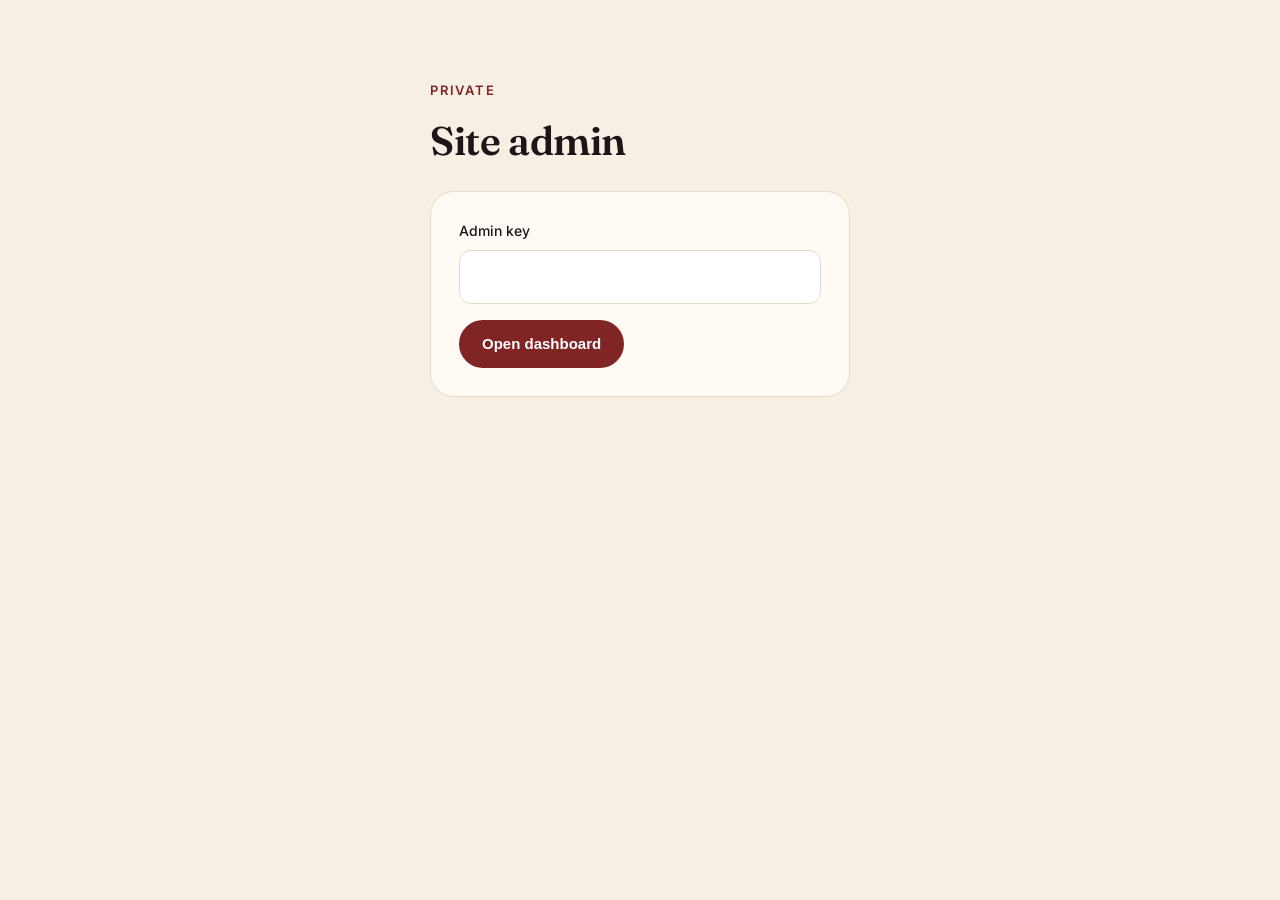
<file: admin.html>
<!doctype html>
<html lang="en">
<head>
<meta charset="utf-8">
<meta name="viewport" content="width=device-width, initial-scale=1">
<meta name="robots" content="noindex, nofollow">
<title>Site admin | Tosin Ayodele</title>
<link rel="icon" href="/assets/favicon.svg">
<link href="https://fonts.googleapis.com/css2?family=Fraunces:opsz,wght@9..144,500;9..144,600&family=Inter:wght@400;500;600&display=swap" rel="stylesheet">
<link rel="stylesheet" href="styles.css?v=f8761496">
<style>
body.adm{background:#F6EFE4}
.adm-top{position:sticky;top:0;z-index:20;background:rgba(246,239,228,.96);backdrop-filter:blur(8px);border-bottom:1px solid #E6DACB}
.adm-top .bar{max-width:920px;margin:0 auto;padding:12px 20px;display:flex;align-items:center;justify-content:space-between;gap:12px;flex-wrap:wrap}
.adm-top h1{font-family:var(--serif);font-size:20px;margin:0;display:flex;align-items:center;gap:10px}
.adm-tabs{max-width:920px;margin:0 auto;padding:0 20px 10px;display:flex;gap:6px;overflow-x:auto}
.adm-tab{flex:none;border:1.5px solid #D9C9B4;background:#fff;color:var(--ink);border-radius:999px;padding:9px 16px;font:inherit;font-size:14px;font-weight:600;cursor:pointer;min-height:40px}
.adm-tab[aria-selected="true"]{background:var(--maroon);border-color:var(--maroon);color:#fff}
.adm-main{max-width:920px;margin:0 auto;padding:24px 20px 140px}
.adm-sec{background:#FFFBF4;border:1px solid #E6DACB;border-radius:20px;padding:22px;margin-bottom:18px}
.adm-sec>h2{font-family:var(--serif);font-size:22px;margin:0 0 4px}
.adm-sec>.hint{font-size:13px;color:var(--muted);margin:0 0 14px}
.fld{display:flex;flex-direction:column;gap:6px;margin-bottom:14px;font-size:13px;font-weight:600;color:var(--ink)}
.fld input[type=text],.fld textarea,.fld select{background:#fff;border:1.5px solid #E6DACB;border-radius:10px;padding:11px 12px;font:inherit;font-size:15px;font-weight:400;color:var(--ink);width:100%}
.fld textarea{resize:vertical;min-height:90px;line-height:1.55}
.fld textarea.big{min-height:420px;font-size:15px}
.fld input:focus,.fld textarea:focus,.fld select:focus{outline:none;border-color:var(--maroon)}
.fld.chk{flex-direction:row;align-items:center;gap:10px;font-weight:500}
.fld.chk input{width:20px;height:20px;accent-color:var(--maroon)}
.item{border:1px solid #E6DACB;border-radius:16px;padding:16px;margin-bottom:12px;background:#fff}
.item-head{display:flex;align-items:center;justify-content:space-between;gap:8px;margin-bottom:12px}
.item-head strong{font-size:14px;color:var(--maroon);overflow:hidden;text-overflow:ellipsis;white-space:nowrap}
.item-tools{display:flex;gap:6px;flex:none}
.ibtn{width:38px;height:38px;border-radius:10px;border:1.5px solid #E6DACB;background:#FFFBF4;color:var(--ink);cursor:pointer;font-size:15px}
.ibtn:hover{border-color:var(--maroon);color:var(--maroon)}
.ibtn.del:hover{background:#9B2C2C;border-color:#9B2C2C;color:#fff}
.add{border:1.5px dashed #C9B49A;background:transparent;color:var(--maroon);border-radius:12px;padding:12px 16px;font:inherit;font-weight:600;cursor:pointer;width:100%}
.img-field{display:flex;gap:12px;align-items:center;flex-wrap:wrap}
.img-field img{width:84px;height:84px;object-fit:cover;border-radius:10px;background:#EFE3D3}
.img-field .path{font-size:12px;color:var(--muted);font-weight:400;word-break:break-all}
.savebar{position:fixed;left:0;right:0;bottom:0;z-index:30;background:#3A1011;color:#fff;padding:12px 20px;display:none}
.savebar.on{display:block}
.savebar .in{max-width:920px;margin:0 auto;display:flex;align-items:center;justify-content:space-between;gap:12px;flex-wrap:wrap}
.toast{position:fixed;left:50%;bottom:90px;transform:translateX(-50%);background:#1D1517;color:#fff;padding:12px 18px;border-radius:12px;font-size:14px;z-index:40;max-width:90vw}
.help{font-size:13px;color:var(--body);background:#F6EFE4;border-radius:12px;padding:12px 14px;margin:0 0 14px;line-height:1.6}
.help code{background:#fff;border-radius:4px;padding:1px 5px}
.login{max-width:460px;margin:80px auto;padding:0 20px}
.preview-box{background:#fff;border:1px solid #E6DACB;border-radius:14px;padding:14px;margin:0 0 16px}
.preview-label{display:block;font-size:12px;font-weight:600;color:var(--muted);text-transform:uppercase;letter-spacing:.08em;margin-bottom:10px}
.mock-header{display:flex;align-items:center;gap:12px;padding:10px 14px;background:#FBF9F8;border:1px solid var(--line);border-radius:10px}
.mock-header .brand-name{font-family:var(--serif);font-weight:600;font-size:18px}
.mock-menu{margin-left:auto;font-size:20px;color:var(--ink)}
.mock-tabs{display:flex;gap:2px;background:#DEE1E6;border-radius:10px 10px 0 0;padding:6px 6px 0}
.mock-tab{display:flex;align-items:center;gap:8px;background:#fff;border-radius:8px 8px 0 0;padding:8px 12px;font-size:13px;max-width:260px;box-shadow:0 0 0 2px #E9B872}
.mock-tab span{white-space:nowrap;overflow:hidden;text-overflow:ellipsis}
.mock-tab .x{color:var(--muted);font-size:11px}
.mock-tab.off{background:transparent;box-shadow:none;color:var(--muted)}
.mock-url{background:#fff;border:1px solid #DEE1E6;border-top:none;border-radius:0 0 10px 10px;padding:8px 12px;font-size:13px;color:var(--muted)}
</style>
</head>
<body class="adm">

<div class="login" id="login">
  <p class="eyebrow">Private</p>
  <h1 style="font-family:var(--serif);font-size:40px;margin:8px 0 18px">Site admin</h1>
  <form class="tform" id="keyForm">
    <label>Admin key<input type="password" name="key" required autocomplete="current-password"></label>
    <button class="btn btn-primary" type="submit">Open dashboard</button>
    <p class="form-msg" id="kmsg" hidden></p>
  </form>
</div>

<div id="app" hidden>
  <header class="adm-top">
    <div class="bar">
      <h1><span class="mono sm">TA</span>Site admin</h1>
      <div class="row"><a class="btn-link" href="/" target="_blank" rel="noopener">View site ↗</a><button type="button" class="btn-link" id="logout">Lock</button></div>
    </div>
    <div class="adm-tabs" role="tablist" id="tabs">
      <button class="adm-tab" role="tab" data-tab="testimonials">Testimonials</button>
      <button class="adm-tab" role="tab" data-tab="main">Main page</button>
      <button class="adm-tab" role="tab" data-tab="career">Career</button>
      <button class="adm-tab" role="tab" data-tab="photos">Photos</button>
      <button class="adm-tab" role="tab" data-tab="articles">Articles</button>
      <button class="adm-tab" role="tab" data-tab="brand">Logo &amp; icon</button>
    </div>
  </header>
  <main class="adm-main" id="main"></main>
  <div class="savebar" id="savebar"><div class="in"><span id="saveMsg">You have unsaved changes.</span><div class="row"><button class="btn btn-light btn-sm" id="discard" type="button">Discard</button><button class="btn btn-primary btn-sm" id="save" type="button" style="background:#E9B872;color:#1D1517">Save and publish</button></div></div></div>
</div>

<script>
(function () {
  'use strict';
  var KEY = 'ta_admin_key', key = '';
  try { key = localStorage.getItem(KEY) || ''; } catch (e) {}
  var $ = function (id) { return document.getElementById(id); };
  var esc = function (s) { return String(s == null ? '' : s).replace(/[&<>"']/g, function (c) { return { '&': '&amp;', '<': '&lt;', '>': '&gt;', '"': '&quot;', "'": '&#39;' }[c]; }); };
  var state = { site: null, articles: null, dirty: {}, tab: 'testimonials', previews: {} };
  var snapshot = {};

  function call(url, method, body) {
    return fetch(url, { method: method, headers: { 'content-type': 'application/json', 'x-admin-key': key }, body: body ? JSON.stringify(body) : undefined })
      .then(function (r) { return r.json().catch(function () { return {}; }).then(function (j) { if (!r.ok) { throw new Error(j.error || ('Error ' + r.status)); } return j; }); });
  }
  function toast(msg, ms) { var t = document.createElement('div'); t.className = 'toast'; t.textContent = msg; document.body.appendChild(t); setTimeout(function () { t.remove(); }, ms || 3500); }

  /* ---------- schema ---------- */
  var TAGS = ['Measured', 'Realised', 'Calculated', 'Projected', 'Observed', 'Academic record', 'Reported outcome'];
  var SCHEMA = {
    main: { file: 'site', sections: [
      { title: 'Top of the page', path: 'hero', type: 'object', fields: [
        { k: 'name', label: 'Name' }, { k: 'kicker', label: 'Line above the name' }, { k: 'lead', label: 'Introduction', t: 'textarea' },
        { k: 'credentials', label: 'Credentials line' }, { k: 'currentRole', label: 'Current role line' }, { k: 'photo', label: 'Portrait photo', t: 'image' }] },
      { title: 'Numbers strip', hint: 'The four key numbers under the introduction. Keep it to four.', path: 'evidence', type: 'list', label: function (x) { return x.number + ' · ' + x.label; },
        blank: { number: '', label: '', tag: 'Measured' }, fields: [{ k: 'number', label: 'Number (e.g. 27% or 4.64/5.00)' }, { k: 'label', label: 'What it means' }, { k: 'tag', label: 'Evidence label', t: 'select', options: TAGS }] },
      { title: 'Line under the numbers', path: '', type: 'object', fields: [{ k: 'evidenceNote', label: 'Text', t: 'textarea' }] },
      { title: 'Three pillars', path: 'pillars', type: 'list', label: function (x) { return x.title; }, blank: { title: '', text: '' }, fields: [{ k: 'title', label: 'Title' }, { k: 'text', label: 'Text', t: 'textarea' }] },
      { title: 'My Story', path: 'story', type: 'object', fields: [{ k: 'eyebrow', label: 'Small label' }, { k: 'title', label: 'Heading' }] },
      { title: 'Story paragraphs', hint: 'Use the "Photos and videos go here" item to choose where the story photos appear. Edit those photos in the Photos tab.', path: 'story.paragraphs', type: 'list',
        label: function (x) { return x.style === 'media' ? '[Photos and videos go here]' : (x.text || '').slice(0, 60); }, blank: { text: '', style: 'normal' },
        fields: [{ k: 'style', label: 'Style', t: 'select', options: [['normal', 'Normal paragraph'], ['intro', 'Large opening paragraph'], ['turn', 'Turning point (maroon line)'], ['media', 'Photos and videos go here']] }, { k: 'text', label: 'Text', t: 'textarea' }] },
      { title: 'Contact', path: 'contact', type: 'object', fields: [{ k: 'intro', label: 'Contact text', t: 'textarea' }, { k: 'whatsapp', label: 'WhatsApp number (with +234)' }, { k: 'linkedin', label: 'LinkedIn link' }, { k: 'location', label: 'Location' }] }
    ] },
    career: { file: 'site', sections: [
      { title: 'Experience', hint: 'Top item shows first. Tick "Current role" for the job you are in now.', path: 'experience', type: 'list', label: function (x) { return x.title + ' · ' + x.organisation; },
        blank: { dates: '', title: '', organisation: '', text: '', current: false },
        fields: [{ k: 'dates', label: 'Dates (e.g. Jan 2026 – Present)' }, { k: 'title', label: 'Job title' }, { k: 'organisation', label: 'Organisation' }, { k: 'text', label: 'What you did', t: 'textarea' }, { k: 'current', label: 'Current role', t: 'check' }] },
      { title: 'Education', path: 'education', type: 'object', fields: [{ k: 'school', label: 'School' }, { k: 'degree', label: 'Degree' }, { k: 'text', label: 'Text', t: 'textarea' }] },
      { title: 'Education highlights', path: 'education.facts', type: 'list', label: function (x) { return x.big + ' ' + x.small; }, blank: { big: '', small: '' }, fields: [{ k: 'big', label: 'Big text (e.g. First Class)' }, { k: 'small', label: 'Small text (e.g. Honours)' }] },
      { title: 'Certifications', path: 'certifications', type: 'list', label: function (x) { return x.code + ' · ' + x.name; }, blank: { code: '', name: '', detail: '' },
        fields: [{ k: 'code', label: 'Short code (e.g. CFM)' }, { k: 'name', label: 'Full name' }, { k: 'detail', label: 'Issuer and date' }] }
    ] },
    photos: { file: 'site', sections: [
      { title: 'Gallery', path: 'gallery', type: 'object', fields: [{ k: 'title', label: 'Heading' }, { k: 'intro', label: 'Intro text', t: 'textarea' }] },
      { title: 'Gallery photos', hint: 'Use ↑ ↓ to change the order. "Wide" makes a photo larger.', path: 'gallery.photos', type: 'list', label: function (x) { return x.caption; },
        blank: { src: '', alt: '', caption: '', wide: false }, fields: [{ k: 'src', label: 'Photo', t: 'image' }, { k: 'caption', label: 'Caption', t: 'textarea' }, { k: 'alt', label: 'Short description of the photo (for screen readers)' }, { k: 'wide', label: 'Wide', t: 'check' }] },
      { title: 'Story photos and videos', hint: 'These appear inside My Story. Videos can be reordered and re-captioned here; send new videos to Seun.', path: 'story.media', type: 'list',
        label: function (x) { return (x.type === 'video' ? '[Video] ' : '') + (x.caption || ''); }, blank: { type: 'image', src: '', alt: '', caption: '', wide: false },
        fields: [{ k: 'src', label: 'Photo', t: 'image', when: function (x) { return x.type !== 'video'; } }, { k: 'caption', label: 'Caption', t: 'textarea' }, { k: 'alt', label: 'Short description (for screen readers)' }] }
    ] }
  };
  var ARTICLE_FIELDS = [
    { k: 'title', label: 'Title' }, { k: 'standfirst', label: 'Subtitle', t: 'textarea' },
    { k: 'image', label: 'Top image', t: 'image' }, { k: 'imageStyle', label: 'Image shape', t: 'select', options: [['photo', 'Wide photo'], ['wide', 'Extra wide banner'], ['portrait', 'Portrait (upright)']] },
    { k: 'imageCaption', label: 'Image caption (optional)' }, { k: 'slug', label: 'Web address (leave as is unless you need to change it)' },
    { k: 'body', label: 'Article text', t: 'textarea', big: true }];

  /* ---------- data helpers ---------- */
  function get(obj, path) { if (!path) { return obj; } return path.split('.').reduce(function (o, k) { return o == null ? o : o[k]; }, obj); }
  function fileOf(tab) { return tab === 'articles' ? 'articles' : 'site'; }
  function markDirty(file) {
    state.dirty[file] = true; $('savebar').classList.add('on');
  }
  function clone(x) { return JSON.parse(JSON.stringify(x)); }

  /* ---------- render fields ---------- */
  function fieldHtml(f, obj, id) {
    var v = obj[f.k];
    if (f.when && !f.when(obj)) { return ''; }
    if (f.t === 'textarea') { return '<label class="fld">' + esc(f.label) + '<textarea data-id="' + id + '" data-k="' + f.k + '"' + (f.big ? ' class="big"' : '') + '>' + esc(v) + '</textarea></label>'; }
    if (f.t === 'select') { return '<label class="fld">' + esc(f.label) + '<select data-id="' + id + '" data-k="' + f.k + '">' + f.options.map(function (o) { var val = Array.isArray(o) ? o[0] : o, lab = Array.isArray(o) ? o[1] : o; return '<option value="' + esc(val) + '"' + (val === v ? ' selected' : '') + '>' + esc(lab) + '</option>'; }).join('') + '</select></label>'; }
    if (f.t === 'check') { return '<label class="fld chk"><input type="checkbox" data-id="' + id + '" data-k="' + f.k + '"' + (v ? ' checked' : '') + '>' + esc(f.label) + '</label>'; }
    if (f.t === 'image') {
      var src = state.previews[v] || (v ? '/' + v : '');
      return '<div class="fld">' + esc(f.label) + (f.help ? '<span class="hint" style="font-weight:400;color:var(--muted)">' + esc(f.help) + '</span>' : '') + '<div class="img-field">' + (src ? '<img src="' + esc(src) + '" alt="">' : '') + '<div><button type="button" class="btn btn-outline btn-sm" data-upload="' + id + '" data-k="' + f.k + '"' + (f.square ? ' data-square="' + f.square + '"' : '') + '>' + (v ? 'Replace' : 'Upload') + '</button>' + (f.clearable && v ? ' <button type="button" class="btn-link" data-clear="' + id + '" data-k="' + f.k + '">Remove</button>' : '') + '<div class="path">' + esc(v || 'No photo yet') + '</div></div></div></div>';
    }
    return '<label class="fld">' + esc(f.label) + '<input type="text" data-id="' + id + '" data-k="' + f.k + '" value="' + esc(v) + '"></label>';
  }

  var REG = {}, regN = 0;
  function reg(obj, file) { var id = 'o' + (regN++); REG[id] = { obj: obj, file: file }; return id; }

  function renderSection(sec, root, file) {
    var target = get(root, sec.path);
    var h = '<section class="adm-sec"><h2>' + esc(sec.title) + '</h2>' + (sec.hint ? '<p class="hint">' + esc(sec.hint) + '</p>' : '');
    if (sec.type === 'object') {
      var id = reg(target, file);
      h += sec.fields.map(function (f) { return fieldHtml(f, target, id); }).join('');
    } else {
      var listId = reg(target, file);
      target.forEach(function (item, i) {
        var id2 = reg(item, file);
        h += '<div class="item"><div class="item-head"><strong>' + esc(sec.label(item) || 'New item') + '</strong><div class="item-tools">' +
          '<button type="button" class="ibtn" data-move="-1" data-list="' + listId + '" data-i="' + i + '" aria-label="Move up">↑</button>' +
          '<button type="button" class="ibtn" data-move="1" data-list="' + listId + '" data-i="' + i + '" aria-label="Move down">↓</button>' +
          '<button type="button" class="ibtn del" data-del="' + listId + '" data-i="' + i + '" aria-label="Delete">✕</button></div></div>' +
          sec.fields.map(function (f) { return fieldHtml(f, item, id2); }).join('') + '</div>';
      });
      REG[listId].blank = sec.blank;
      h += '<button type="button" class="add" data-add="' + listId + '">+ Add</button>';
    }
    return h + '</section>';
  }

  function render() {
    REG = {}; regN = 0;
    document.querySelectorAll('.adm-tab').forEach(function (b) { b.setAttribute('aria-selected', String(b.dataset.tab === state.tab)); });
    var m = $('main');
    if (state.tab === 'testimonials') { renderTestimonials(); return; }
    if (state.tab === 'articles') {
      var list = state.articles.articles, listId = reg(list, 'articles');
      REG[listId].blank = { slug: '', title: 'New article', standfirst: '', image: '', imageStyle: 'photo', imageCaption: '', body: '' };
      var h = '<section class="adm-sec"><h2>Articles</h2><p class="hint">The first article is shown as the large featured card. Use ↑ ↓ to change the order.</p>' +
        '<p class="help">Writing tips: leave an empty line between paragraphs. Start a line with <code>## </code> for a heading, or <code>&gt; </code> for a highlighted question. Use <code>**bold**</code> and <code>*italic*</code>. Links: <code>[text](https://link)</code>.</p>';
      list.forEach(function (a, i) {
        var id = reg(a, 'articles');
        h += '<details class="item"' + (a._open ? ' open' : '') + '><summary class="item-head" style="cursor:pointer;list-style:none"><strong>' + (i + 1) + '. ' + esc(a.title) + '</strong><span class="item-tools">' +
          '<button type="button" class="ibtn" data-move="-1" data-list="' + listId + '" data-i="' + i + '" aria-label="Move up">↑</button>' +
          '<button type="button" class="ibtn" data-move="1" data-list="' + listId + '" data-i="' + i + '" aria-label="Move down">↓</button>' +
          '<button type="button" class="ibtn del" data-del="' + listId + '" data-i="' + i + '" aria-label="Delete">✕</button></span></summary>' +
          ARTICLE_FIELDS.map(function (f) { return fieldHtml(f, a, id); }).join('') + '</details>';
      });
      h += '<button type="button" class="add" data-add="' + listId + '">+ New article</button></section>';
      m.innerHTML = h; return;
    }
    if (state.tab === 'brand') { renderBrand(); return; }
    var sch = SCHEMA[state.tab];
    m.innerHTML = sch.sections.map(function (sec) { return renderSection(sec, state.site, 'site'); }).join('');
  }

  /* ---------- logo & icon tab ---------- */
  function imgSrc(v) { return state.previews[v] || (v ? '/' + v : ''); }
  function renderBrand() {
    state.site.brand = state.site.brand || { initials: 'TA', logo: '', tabIcon: 'assets/favicon.svg' };
    var b = state.site.brand, id = reg(b, 'site');
    var mark = b.logo ? '<img src="' + esc(imgSrc(b.logo)) + '" alt="" style="width:40px;height:40px;border-radius:50%;object-fit:cover">' : '<span class="mono">' + esc(b.initials || 'TA') + '</span>';
    var icon = '<img src="' + esc(imgSrc(b.tabIcon || 'assets/favicon.svg')) + '" alt="" style="width:16px;height:16px;border-radius:3px;object-fit:cover">';
    $('main').innerHTML =
      '<section class="adm-sec"><h2>1. Header logo</h2>' +
      '<p class="hint">The small round badge at the <strong>top left of every page</strong>, next to your name. If you do not upload a logo, your initials are shown instead.</p>' +
      '<div class="preview-box"><span class="preview-label">How it looks on the site</span><div class="mock-header">' + mark + '<span class="brand-name">' + esc(state.site.hero.name) + '</span><span class="mock-menu">☰</span></div></div>' +
      fieldHtml({ k: 'logo', label: 'Logo image (optional)', t: 'image', square: 400, clearable: true, help: 'A square image works best. It will be shown in a circle.' }, b, id) +
      fieldHtml({ k: 'initials', label: 'Initials (shown when there is no logo)' }, b, id) + '</section>' +
      '<section class="adm-sec"><h2>2. Tab icon</h2>' +
      '<p class="hint">The <strong>tiny picture on the browser tab</strong>, next to the page title. It also appears in bookmarks and when someone saves the site to their phone home screen. You may hear it called a <strong>"favicon"</strong>: that is the same thing.</p>' +
      '<div class="preview-box"><span class="preview-label">How it looks in a browser</span><div class="mock-tabs"><div class="mock-tab">' + icon + '<span>Tosin Ayodele | Real Estate…</span><span class="x">✕</span></div><div class="mock-tab off"><span>New tab</span></div></div><div class="mock-url">ayodeletosin.com</div></div>' +
      fieldHtml({ k: 'tabIcon', label: 'Tab icon image', t: 'image', square: 256, help: 'Use a simple square image, like your initials or a logo mark. Detailed photos become hard to see at this tiny size.' }, b, id) +
      (b.tabIcon !== 'assets/favicon.svg' ? '<button type="button" class="btn-link" id="resetIcon">Go back to the original maroon TA icon</button>' : '') + '</section>' +
      '<p class="help">After saving, the logo updates within 1–2 minutes. Browsers keep tab icons for a while, so the new icon can take a day to show on a device that has visited before.</p>';
    var r = $('resetIcon'); if (r) { r.onclick = function () { b.tabIcon = 'assets/favicon.svg'; markDirty('site'); renderBrand(); }; }
    $('main').addEventListener('input', brandLive);
  }
  function brandLive(e) { if (state.tab === 'brand' && e.target.getAttribute('data-k') === 'initials') { var m = document.querySelector('.mock-header .mono'); if (m) { m.textContent = e.target.value || 'TA'; } } }

  /* ---------- testimonials tab (approval) ---------- */
  function renderTestimonials() {
    var m = $('main');
    m.innerHTML = '<section class="adm-sec"><h2>Share link</h2><p class="hint">Send this link to people who can vouch for you.</p><p class="help"><strong>ayodeletosin.com/testimonial.html</strong></p><button type="button" class="btn btn-outline btn-sm" id="copyLink">Copy link</button></section>' +
      '<section class="adm-sec"><h2>Waiting for approval <span id="pc"></span></h2><div id="pending" class="adm-list"><p class="adm-meta">Loading…</p></div></section>' +
      '<section class="adm-sec"><h2>Approved from the link <span id="ac"></span></h2><div id="approved" class="adm-list"></div></section>' +
      renderSection({ title: 'Pinned testimonials', hint: 'These always show first. Edit or reorder them here.', path: 'testimonials', type: 'list', label: function (x) { return x.name; }, blank: { quote: '', name: '', role: '' },
        fields: [{ k: 'quote', label: 'Testimonial', t: 'textarea' }, { k: 'name', label: 'Name' }, { k: 'role', label: 'Title, organisation' }] }, state.site, 'site');
    $('copyLink').onclick = function () { var u = location.origin + '/testimonial.html'; (navigator.clipboard ? navigator.clipboard.writeText(u) : Promise.reject()).then(function () { toast('Link copied'); }, function () { prompt('Copy this link', u); }); };
    function card(t, actions) { return '<article class="adm-card"><blockquote>' + esc(t.quote) + '</blockquote><p><strong>' + esc(t.name) + '</strong>' + (t.role ? ' · ' + esc(t.role) : '') + '</p>' + (t.relationship ? '<p class="adm-meta">Knows Tosin: ' + esc(t.relationship) + '</p>' : '') + (t.email ? '<p class="adm-meta">Email: ' + esc(t.email) + '</p>' : '') + '<p class="adm-meta">Received ' + esc((t.createdAt || '').slice(0, 10)) + '</p><div class="row">' + actions(t) + '</div></article>'; }
    call('/api/admin', 'GET').then(function (d) {
      $('pc').textContent = '(' + d.pending.length + ')'; $('ac').textContent = '(' + d.approved.length + ')';
      $('pending').innerHTML = d.pending.length ? d.pending.map(function (t) { return card(t, function (t) { return '<button class="btn btn-primary btn-sm" data-ta="approve" data-tid="' + t.id + '">Approve</button><button class="btn btn-outline btn-sm" data-ta="reject" data-tid="' + t.id + '">Delete</button>'; }); }).join('') : '<p class="adm-meta">Nothing waiting.</p>';
      $('approved').innerHTML = d.approved.length ? d.approved.map(function (t) { return card(t, function (t) { return '<button class="btn btn-outline btn-sm" data-ta="remove" data-tid="' + t.id + '">Remove from site</button>'; }); }).join('') : '<p class="adm-meta">None yet.</p>';
    }).catch(function (e) { $('pending').innerHTML = '<p class="adm-meta">' + esc(e.message) + '</p>'; });
  }

  /* ---------- events ---------- */
  $('main').addEventListener('input', function (e) {
    var el = e.target, id = el.getAttribute('data-id'); if (!id || !REG[id]) { return; }
    REG[id].obj[el.getAttribute('data-k')] = el.type === 'checkbox' ? el.checked : el.value;
    markDirty(REG[id].file);
  });
  $('main').addEventListener('change', function (e) {
    var el = e.target, id = el.getAttribute('data-id'); if (!id || !REG[id]) { return; }
    REG[id].obj[el.getAttribute('data-k')] = el.type === 'checkbox' ? el.checked : el.value;
    markDirty(REG[id].file);
    if (el.tagName === 'SELECT' || el.type === 'checkbox') { keepScroll(render); }
  });
  function keepScroll(fn) { var y = window.scrollY; fn(); window.scrollTo(0, y); }
  $('main').addEventListener('click', function (e) {
    var b = e.target.closest('button'); if (!b) { return; }
    if (b.dataset.move) {
      e.preventDefault(); var L = REG[b.dataset.list], i = +b.dataset.i, j = i + (+b.dataset.move);
      if (j < 0 || j >= L.obj.length) { return; } var t = L.obj[i]; L.obj[i] = L.obj[j]; L.obj[j] = t; markDirty(L.file); keepScroll(render);
    } else if (b.dataset.del) {
      e.preventDefault(); if (!confirm('Delete this item?')) { return; } var L2 = REG[b.dataset.del]; L2.obj.splice(+b.dataset.i, 1); markDirty(L2.file); keepScroll(render);
    } else if (b.dataset.add) {
      var L3 = REG[b.dataset.add], n = clone(L3.blank); if (state.tab === 'articles') { n._open = true; } L3.obj.push(n); markDirty(L3.file); keepScroll(render);
    } else if (b.dataset.upload) {
      pickImage(REG[b.dataset.upload], b.dataset.k, +b.dataset.square || 0);
    } else if (b.dataset.clear) {
      REG[b.dataset.clear].obj[b.dataset.k] = ''; markDirty(REG[b.dataset.clear].file); keepScroll(render);
    } else if (b.dataset.ta) {
      if (b.dataset.ta !== 'approve' && !confirm('Are you sure?')) { return; }
      b.disabled = true; call('/api/admin', 'POST', { id: b.dataset.tid, action: b.dataset.ta }).then(function () { toast(b.dataset.ta === 'approve' ? 'Approved. It is now on the site.' : 'Done.'); renderTestimonials(); }).catch(function (err) { alert(err.message); b.disabled = false; });
    }
  });

  function pickImage(R, k, square) {
    var inp = document.createElement('input'); inp.type = 'file'; inp.accept = 'image/*';
    inp.onchange = function () {
      var file = inp.files[0]; if (!file) { return; }
      toast('Uploading photo…', 6000);
      var img = new Image(), url = URL.createObjectURL(file);
      img.onload = function () {
        var w = img.naturalWidth, h = img.naturalHeight, c = document.createElement('canvas'), ctx = c.getContext('2d'), data, ext;
        if (square) {
          var side = Math.min(w, h); c.width = c.height = Math.min(square, side);
          ctx.drawImage(img, (w - side) / 2, (h - side) / 2, side, side, 0, 0, c.width, c.height);
          data = c.toDataURL('image/png'); ext = '.png';
        } else {
          var s = Math.min(1, 1600 / Math.max(w, h)); c.width = Math.round(w * s); c.height = Math.round(h * s);
          ctx.drawImage(img, 0, 0, c.width, c.height); data = c.toDataURL('image/jpeg', 0.85); ext = '.jpg';
        }
        call('/api/cms', 'POST', { action: 'upload', name: file.name.replace(/\.[^.]+$/, '') + ext, base64: data }).then(function (r) {
          state.previews[r.path] = data; R.obj[k] = r.path; markDirty(R.file); keepScroll(render); toast('Photo uploaded. Press "Save and publish" to put it on the site.');
        }).catch(function (err) { alert('Upload failed: ' + err.message); });
      };
      img.onerror = function () { alert('That file could not be read as an image.'); };
      img.src = url;
    };
    inp.click();
  }

  $('tabs').addEventListener('click', function (e) { var b = e.target.closest('[data-tab]'); if (b) { state.tab = b.dataset.tab; render(); window.scrollTo(0, 0); } });

  function slugify(t) { return String(t || '').toLowerCase().replace(/[^a-z0-9]+/g, '-').replace(/^-|-$/g, '').slice(0, 60) || 'article'; }
  $('save').addEventListener('click', function () {
    var files = Object.keys(state.dirty); if (!files.length) { return; }
    var btn = $('save'); btn.disabled = true; $('saveMsg').textContent = 'Saving…';
    var jobs = files.map(function (f) {
      var data = clone(f === 'site' ? state.site : state.articles);
      if (f === 'articles') {
        var seen = {};
        data.articles.forEach(function (a) { delete a._open; a.slug = slugify(a.slug || a.title); while (seen[a.slug]) { a.slug += '-2'; } seen[a.slug] = 1; });
        state.articles = clone(data);
      }
      return call('/api/cms', 'POST', { action: 'save', file: f, data: data });
    });
    Promise.all(jobs).then(function () {
      state.dirty = {}; snapshot = { site: clone(state.site), articles: clone(state.articles) };
      $('savebar').classList.remove('on'); toast('Saved. The live site updates in about 1–2 minutes.', 5000); render();
    }).catch(function (err) { alert('Could not save: ' + err.message); }).then(function () { btn.disabled = false; $('saveMsg').textContent = 'You have unsaved changes.'; });
  });
  $('discard').addEventListener('click', function () { if (!confirm('Discard your unsaved changes?')) { return; } state.site = clone(snapshot.site); state.articles = clone(snapshot.articles); state.dirty = {}; $('savebar').classList.remove('on'); render(); });
  window.addEventListener('beforeunload', function (e) { if (Object.keys(state.dirty).length) { e.preventDefault(); e.returnValue = ''; } });

  function open() {
    call('/api/cms', 'GET').then(function (d) {
      state.site = d.site; state.articles = d.articles; snapshot = { site: clone(d.site), articles: clone(d.articles) };
      $('login').hidden = true; $('app').hidden = false; render();
    }).catch(function (err) {
      $('login').hidden = false; $('app').hidden = true; var m = $('kmsg'); m.textContent = err.message; m.hidden = false;
      if (/Wrong key/.test(err.message)) { try { localStorage.removeItem(KEY); } catch (e) {} }
    });
  }
  $('keyForm').addEventListener('submit', function (e) { e.preventDefault(); key = this.key.value; try { localStorage.setItem(KEY, key); } catch (x) {} open(); });
  $('logout').addEventListener('click', function () { try { localStorage.removeItem(KEY); } catch (e) {} location.reload(); });
  if (key) { open(); }
})();
</script>
</body>
</html>
</file>
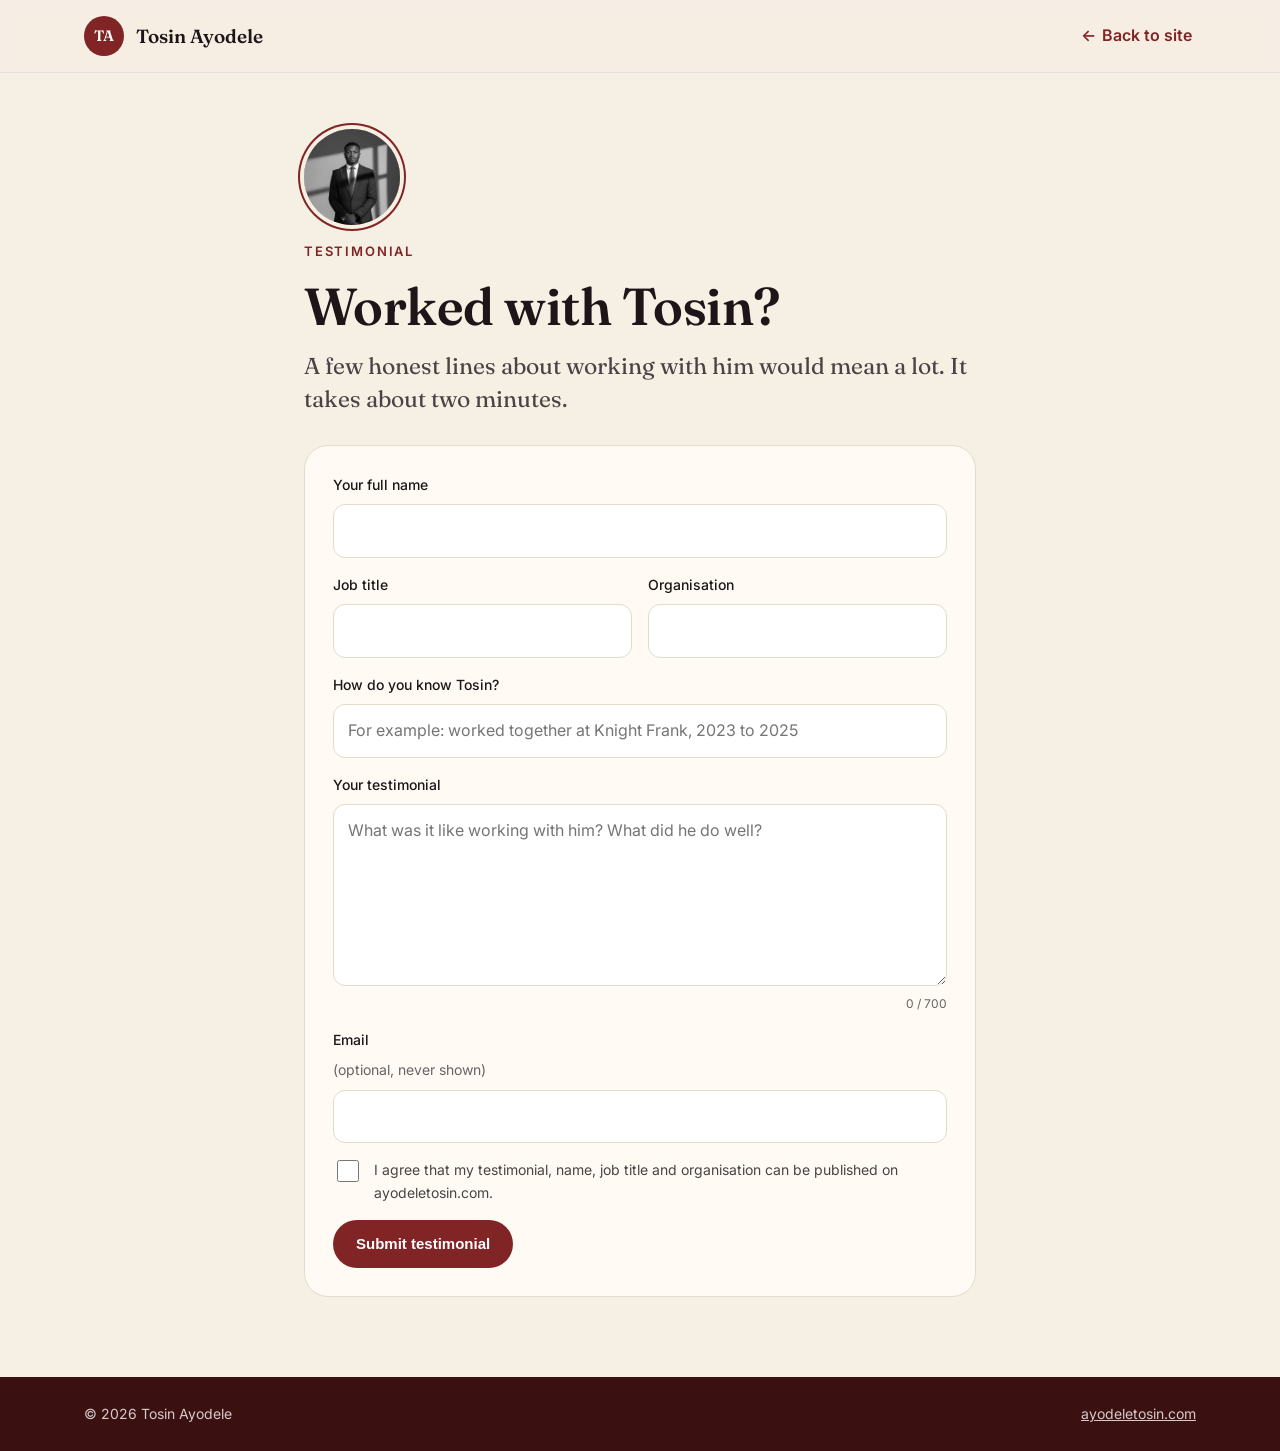
<file: testimonial.html>
<!doctype html>
<html lang="en">
<head>
<meta charset="utf-8">
<meta name="viewport" content="width=device-width, initial-scale=1">
<title>Share a testimonial | Tosin Ayodele</title>
<meta name="description" content="Worked with Tosin Ayodele? Share a short testimonial.">
<meta property="og:title" content="Share a testimonial for Tosin Ayodele">
<meta property="og:description" content="Worked with Tosin? It takes two minutes.">
<meta property="og:image" content="https://ayodeletosin.com/assets/og.jpg">
<link rel="icon" href="/assets/favicon.svg">
<link rel="preconnect" href="https://fonts.googleapis.com">
<link rel="preconnect" href="https://fonts.gstatic.com" crossorigin>
<link href="https://fonts.googleapis.com/css2?family=Fraunces:opsz,wght@9..144,500;9..144,600&family=Inter:wght@400;500;600&display=swap" rel="stylesheet">
<link rel="stylesheet" href="styles.css?v=f8761496">
</head>
<body class="article-page">
<header class="nav-wrap scrolled">
  <nav class="container nav" aria-label="Main">
    <a href="/" class="brand"><span class="mono">TA</span><span class="brand-name">Tosin Ayodele</span></a>
    <a href="/" class="btn-link"><span aria-hidden="true">←</span> Back to site</a>
  </nav>
</header>
<main class="container-narrow tform-wrap">
  <img class="tform-photo" src="assets/portrait.jpg" alt="Portrait of Tosin Ayodele" width="896" height="1075">
  <p class="eyebrow">Testimonial</p>
  <h1>Worked with Tosin?</h1>
  <p class="art-stand">A few honest lines about working with him would mean a lot. It takes about two minutes.</p>

  <div class="tform-done" id="done" hidden>
    <h2>Thank you.</h2>
    <p>Your testimonial has been received. It will appear on the site once Tosin has reviewed it.</p>
    <a href="/" class="btn btn-primary">Visit the site</a>
  </div>

  <form class="tform" id="tform" novalidate>
    <label>Your full name<input name="name" required maxlength="80" autocomplete="name"></label>
    <div class="form-row">
      <label>Job title<input name="title" maxlength="80" autocomplete="organization-title"></label>
      <label>Organisation<input name="organisation" maxlength="100" autocomplete="organization"></label>
    </div>
    <label>How do you know Tosin?<input name="relationship" maxlength="120" placeholder="For example: worked together at Knight Frank, 2023 to 2025"></label>
    <label>Your testimonial<textarea name="quote" rows="6" required maxlength="700" placeholder="What was it like working with him? What did he do well?"></textarea><span class="count" id="count">0 / 700</span></label>
    <label>Email <span class="opt">(optional, never shown)</span><input type="email" name="email" maxlength="120" autocomplete="email"></label>
    <p class="hp" aria-hidden="true"><label>Website<input name="website" tabindex="-1" autocomplete="off"></label></p>
    <label class="check"><input type="checkbox" name="consent" required> I agree that my testimonial, name, job title and organisation can be published on ayodeletosin.com.</label>
    <button type="submit" class="btn btn-primary" id="send">Submit testimonial</button>
    <p class="form-msg" id="msg" role="alert" hidden></p>
  </form>
</main>
<footer class="footer"><div class="container footer-row"><span>© 2026 Tosin Ayodele</span><a href="/" style="color:inherit">ayodeletosin.com</a></div></footer>
<script>
(function(){
  var f=document.getElementById('tform'),msg=document.getElementById('msg'),btn=document.getElementById('send'),cnt=document.getElementById('count');
  f.quote.addEventListener('input',function(){cnt.textContent=f.quote.value.length+' / 700';});
  f.addEventListener('submit',function(e){
    e.preventDefault(); msg.hidden=true;
    if(f.name.value.trim().length<2||f.quote.value.trim().length<20||!f.consent.checked){msg.textContent='Please add your name, a testimonial of at least 20 characters, and tick the consent box.';msg.hidden=false;return;}
    btn.disabled=true;btn.textContent='Sending…';
    var data={name:f.name.value,title:f.title.value,organisation:f.organisation.value,relationship:f.relationship.value,quote:f.quote.value,email:f.email.value,website:f.website.value,consent:f.consent.checked};
    fetch('/api/testimonials',{method:'POST',headers:{'content-type':'application/json'},body:JSON.stringify(data)})
      .then(function(r){return r.json().then(function(j){return {ok:r.ok,j:j};});})
      .then(function(res){ if(res.ok){f.hidden=true;document.getElementById('done').hidden=false;window.scrollTo(0,0);} else {throw new Error(res.j.error||'Something went wrong.');} })
      .catch(function(err){msg.textContent=err.message||'Something went wrong. Please try again.';msg.hidden=false;btn.disabled=false;btn.textContent='Submit testimonial';});
  });
})();
</script>
</body>
</html>
</file>
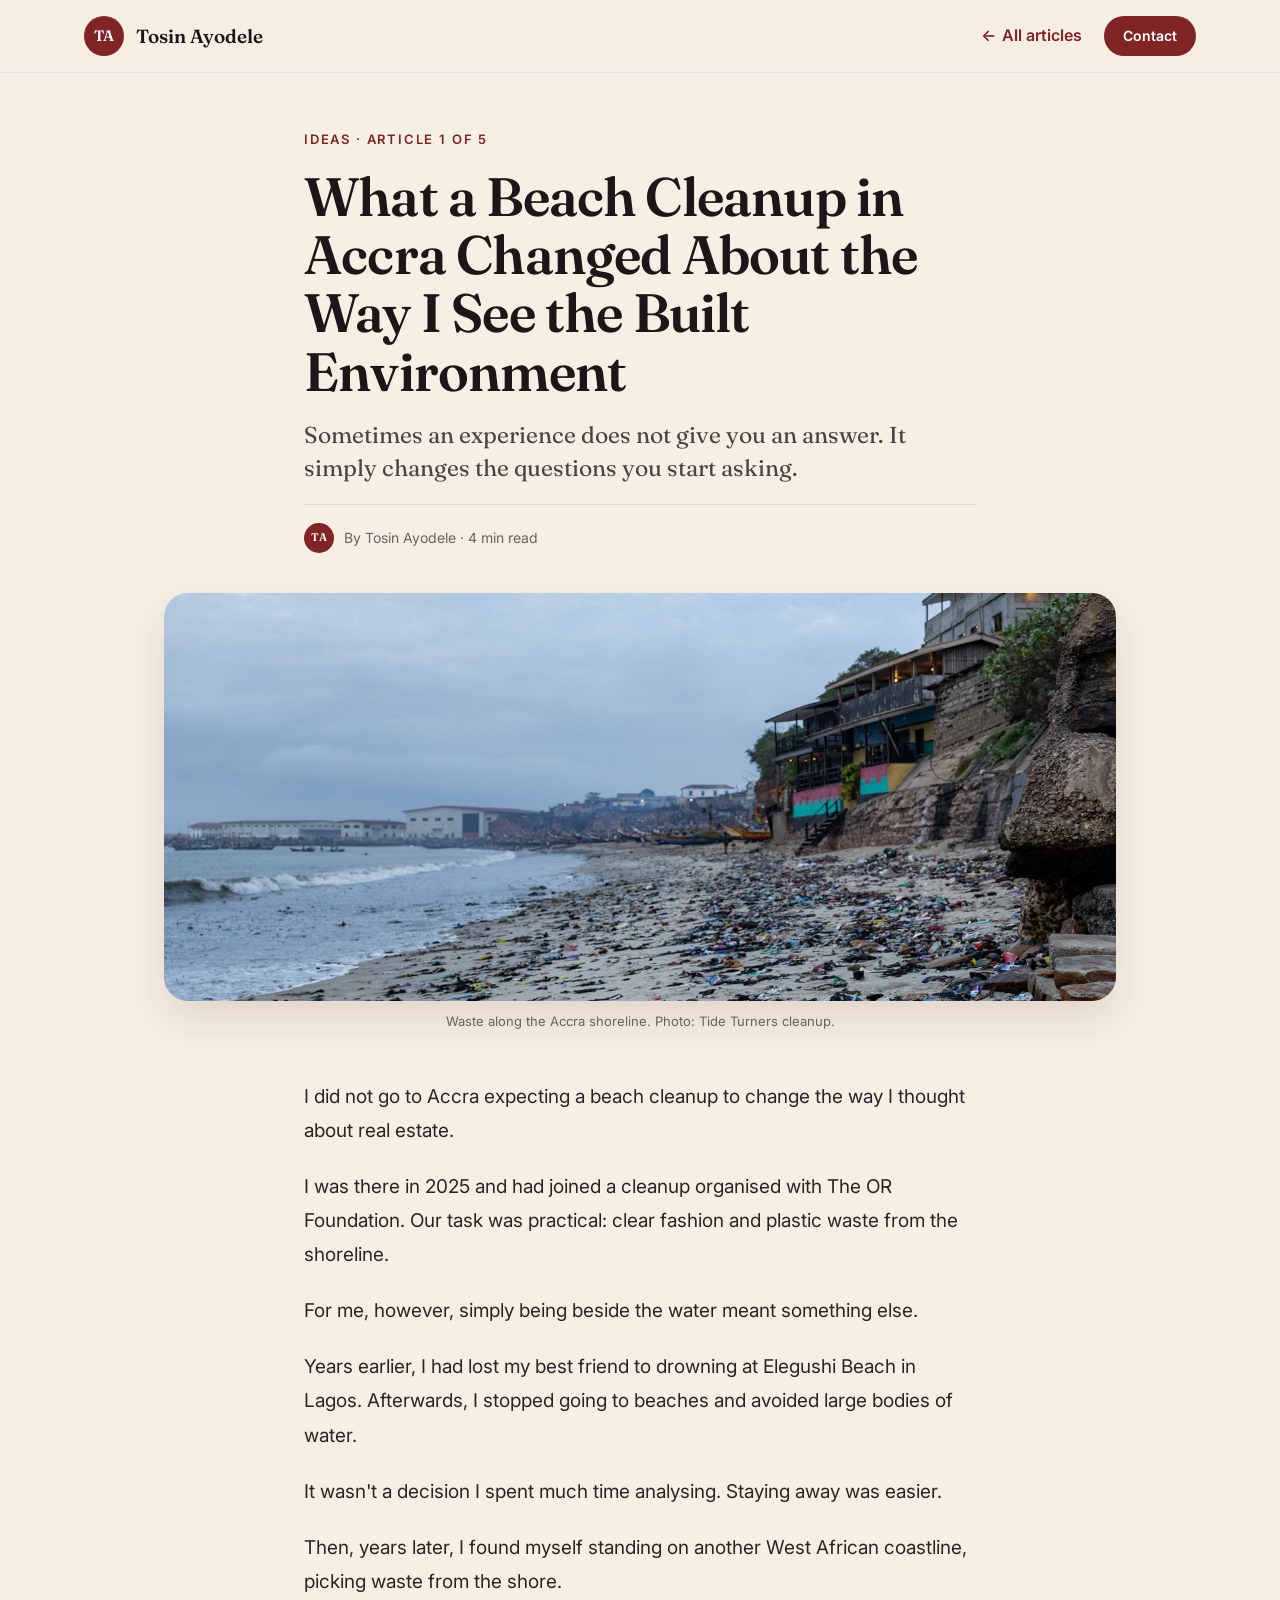
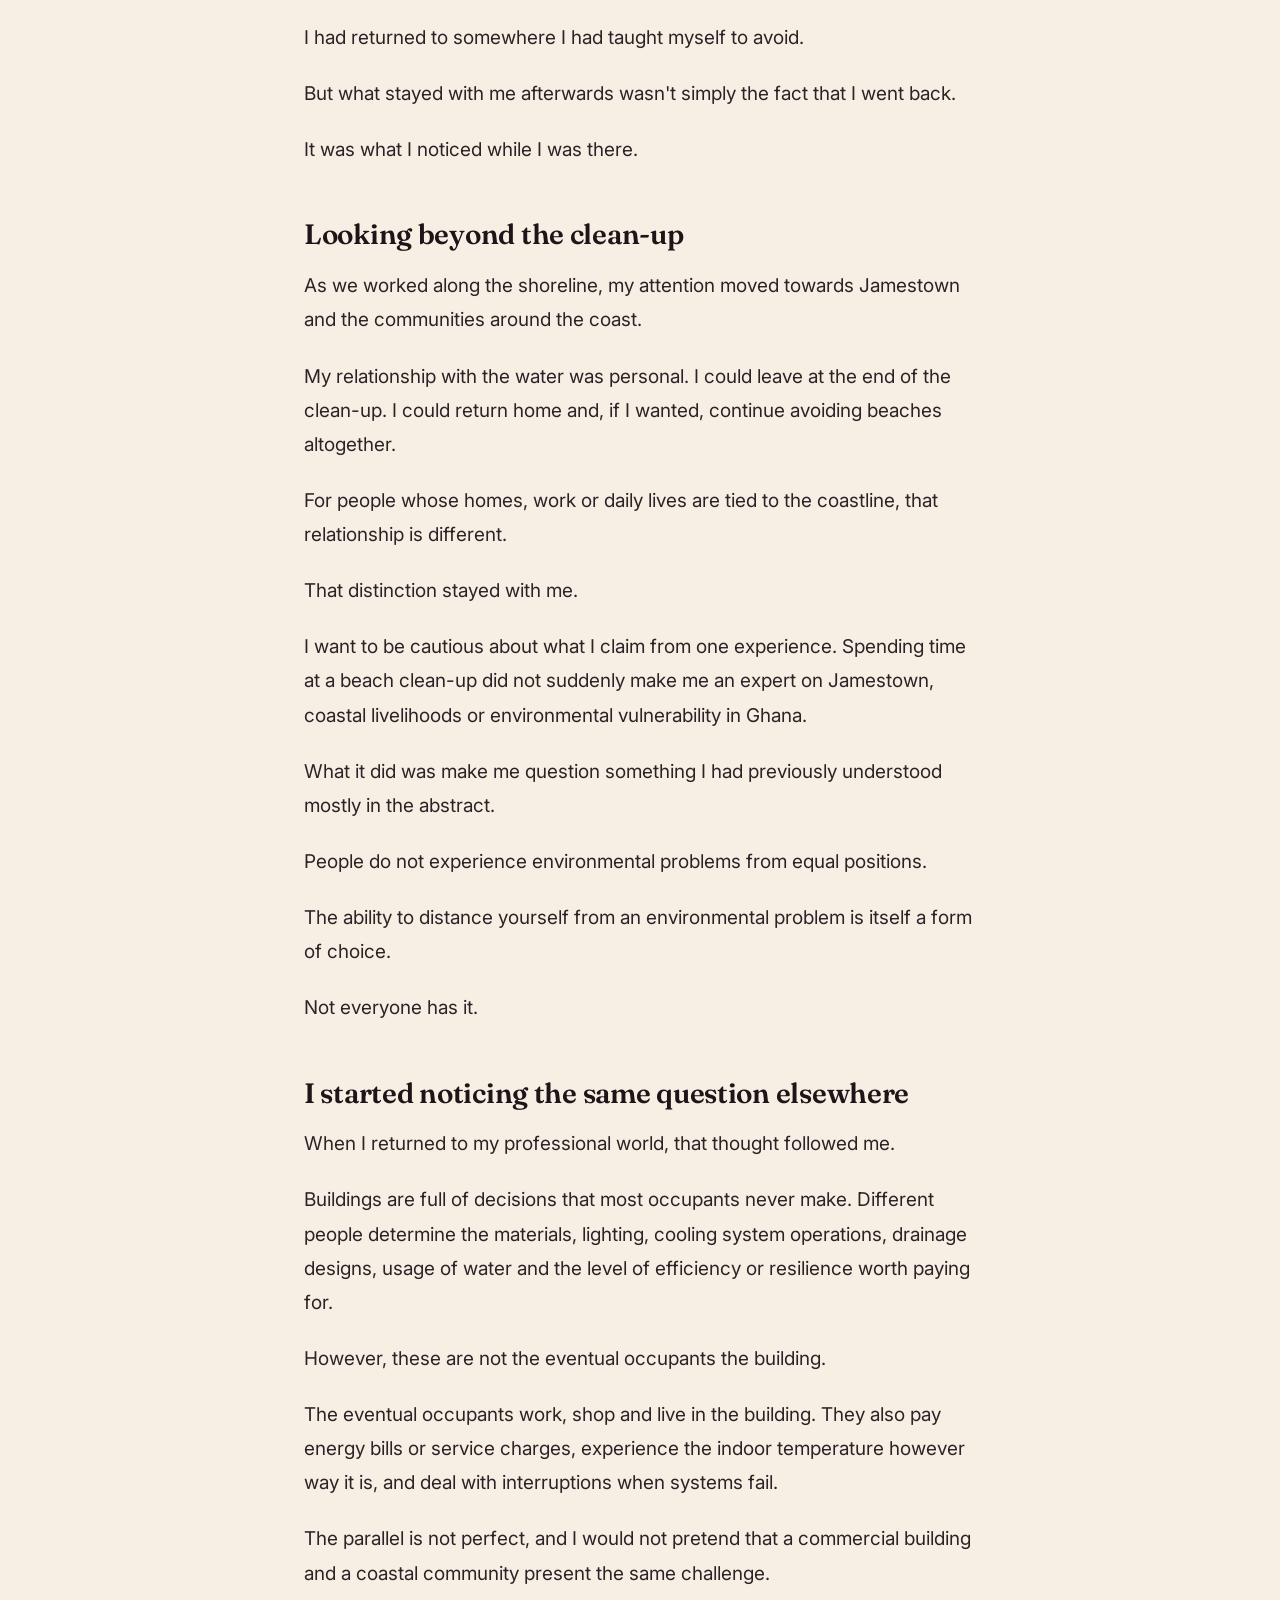
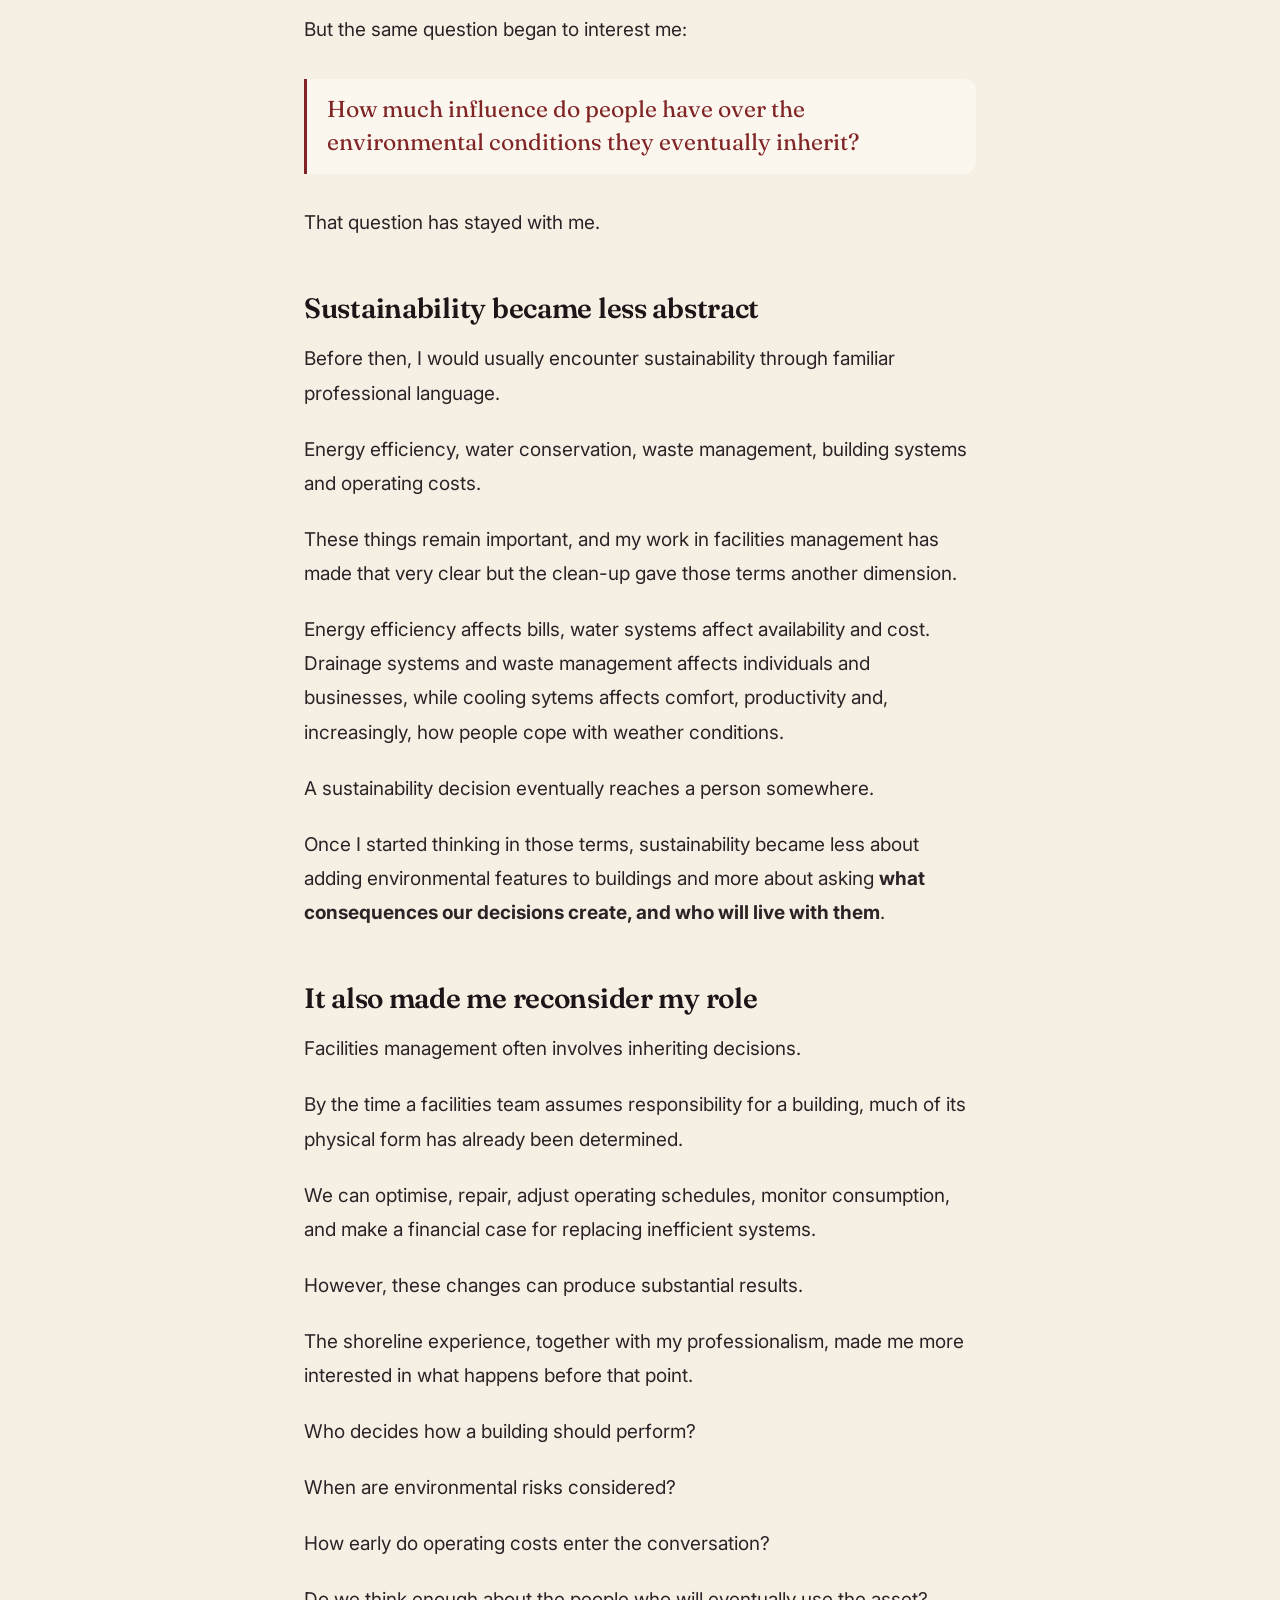
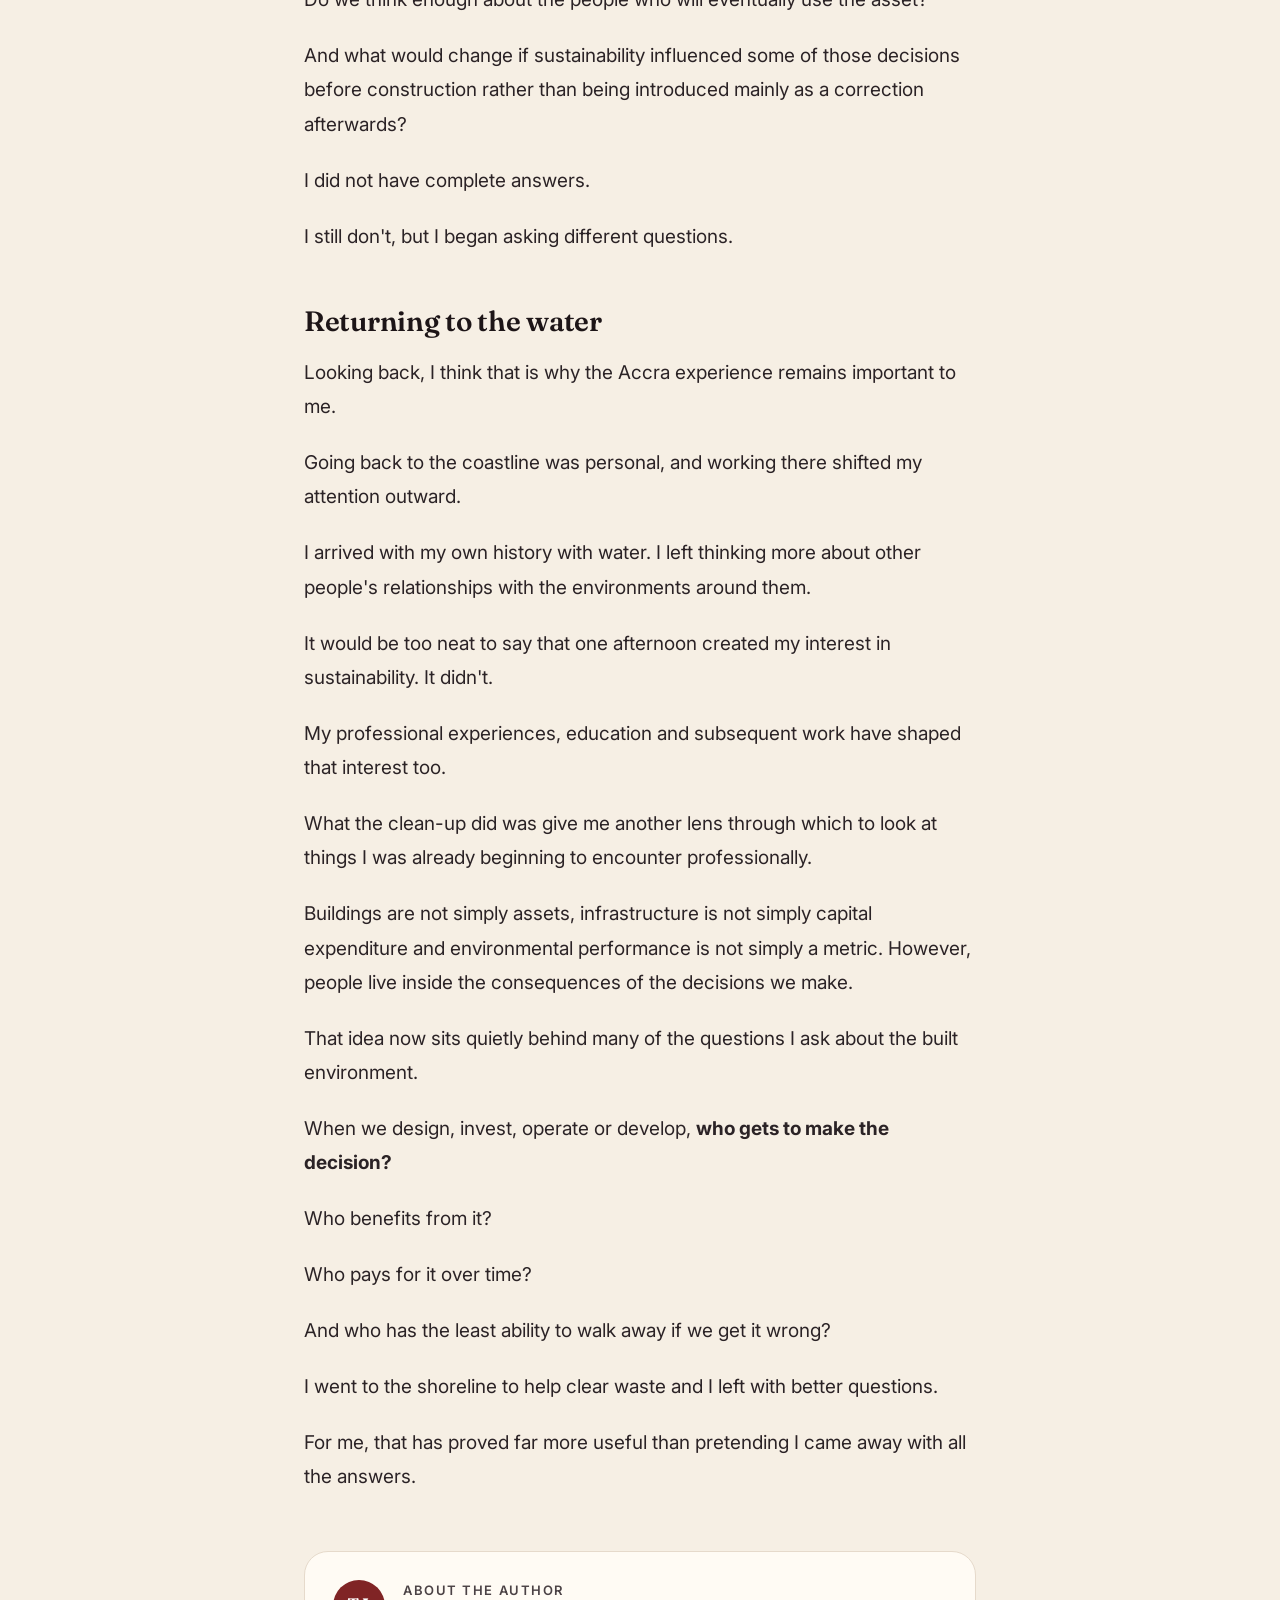
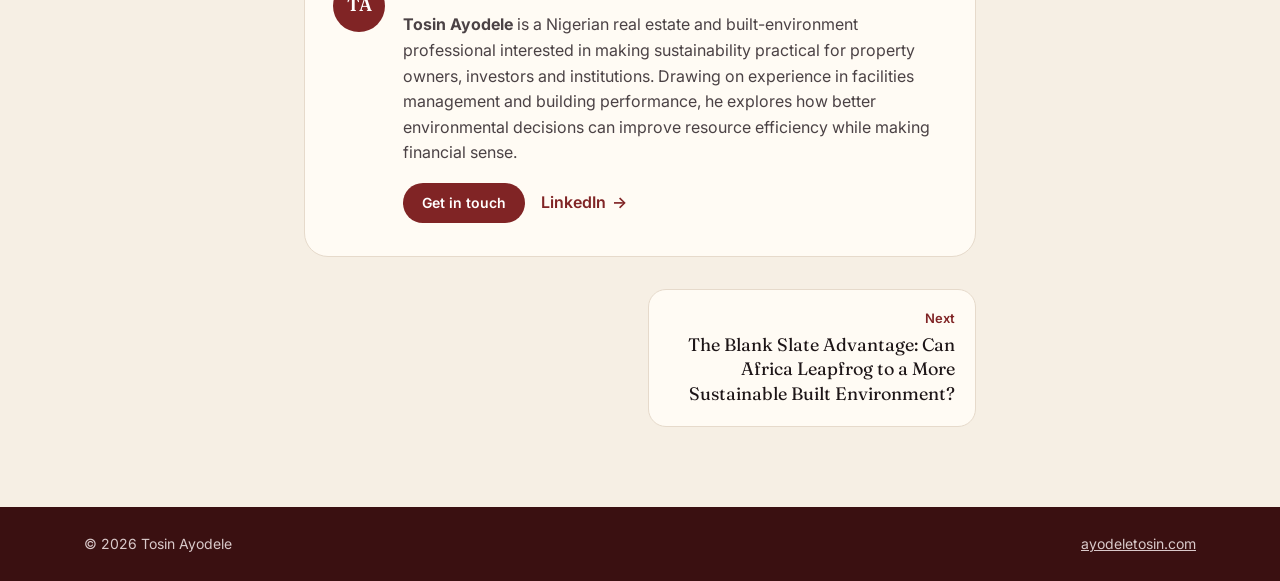
<file: ideas/beach-cleanup-accra.html>
<!doctype html>
<html lang="en">
<head>
<meta charset="utf-8">
<meta name="viewport" content="width=device-width, initial-scale=1">
<title>What a Beach Cleanup in Accra Changed About the Way I See the Built Environment | Tosin Ayodele</title>
<meta name="description" content="Sometimes an experience does not give you an answer. It simply changes the questions you start asking.">
<meta property="og:title" content="What a Beach Cleanup in Accra Changed About the Way I See the Built Environment">
<meta property="og:description" content="Sometimes an experience does not give you an answer. It simply changes the questions you start asking.">
<meta property="og:image" content="https://ayodeletosin.com/assets/og.jpg">
<meta property="og:url" content="https://ayodeletosin.com/ideas/beach-cleanup-accra.html">
<meta property="og:type" content="article">
<meta name="twitter:card" content="summary_large_image">
<link rel="canonical" href="https://ayodeletosin.com/ideas/beach-cleanup-accra.html">
<link rel="icon" href="../assets/favicon.svg">
<link rel="preconnect" href="https://fonts.googleapis.com">
<link rel="preconnect" href="https://fonts.gstatic.com" crossorigin>
<link href="https://fonts.googleapis.com/css2?family=Fraunces:opsz,wght@9..144,500;9..144,600&family=Inter:wght@400;500;600&display=swap" rel="stylesheet">
<link rel="stylesheet" href="../styles.css?v=f8761496">
</head>
<body class="article-page">
<a class="skip" href="#main">Skip to content</a>
<div class="progress" id="progress" aria-hidden="true"></div>
<header class="nav-wrap scrolled">
  <nav class="container nav" aria-label="Main">
    <a href="../index.html" class="brand"><span class="mono">TA</span><span class="brand-name">Tosin Ayodele</span></a>
    <div class="row">
      <a href="../index.html#ideas" class="btn-link"><span aria-hidden="true">←</span> All articles</a>
      <a href="../index.html#contact" class="btn btn-primary btn-sm">Contact</a>
    </div>
  </nav>
</header>
<main id="main">
  <article class="art">
    <header class="art-head container-narrow">
      <p class="eyebrow">Ideas · Article 1 of 5</p>
      <h1>What a Beach Cleanup in Accra Changed About the Way I See the Built Environment</h1>
      <p class="art-stand">Sometimes an experience does not give you an answer. It simply changes the questions you start asking.</p>
      <p class="art-meta"><span class="mono sm">TA</span>By Tosin Ayodele · 4 min read</p>
    </header>
    <figure class="art-hero"><img src="../assets/accra-shoreline-tideturners.jpg" alt="" width="1600" height="686"><figcaption>Waste along the Accra shoreline. Photo: Tide Turners cleanup.</figcaption></figure>
    <div class="art-body container-narrow">
<p>I did not go to Accra expecting a beach cleanup to change the way I thought about real estate.</p>
<p>I was there in 2025 and had joined a cleanup organised with The OR Foundation. Our task was practical: clear fashion and plastic waste from the shoreline.</p>
<p>For me, however, simply being beside the water meant something else.</p>
<p>Years earlier, I had lost my best friend to drowning at Elegushi Beach in Lagos. Afterwards, I stopped going to beaches and avoided large bodies of water.</p>
<p>It wasn&#x27;t a decision I spent much time analysing. Staying away was easier.</p>
<p>Then, years later, I found myself standing on another West African coastline, picking waste from the shore.</p>
<p>I had returned to somewhere I had taught myself to avoid.</p>
<p>But what stayed with me afterwards wasn&#x27;t simply the fact that I went back.</p>
<p>It was what I noticed while I was there.</p>
<h2>Looking beyond the clean-up</h2>
<p>As we worked along the shoreline, my attention moved towards Jamestown and the communities around the coast.</p>
<p>My relationship with the water was personal. I could leave at the end of the clean-up. I could return home and, if I wanted, continue avoiding beaches altogether.</p>
<p>For people whose homes, work or daily lives are tied to the coastline, that relationship is different.</p>
<p>That distinction stayed with me.</p>
<p>I want to be cautious about what I claim from one experience. Spending time at a beach clean-up did not suddenly make me an expert on Jamestown, coastal livelihoods or environmental vulnerability in Ghana.</p>
<p>What it did was make me question something I had previously understood mostly in the abstract.</p>
<p>People do not experience environmental problems from equal positions.</p>
<p>The ability to distance yourself from an environmental problem is itself a form of choice.</p>
<p>Not everyone has it.</p>
<h2>I started noticing the same question elsewhere</h2>
<p>When I returned to my professional world, that thought followed me.</p>
<p>Buildings are full of decisions that most occupants never make. Different people determine the materials, lighting, cooling system operations, drainage designs, usage of water and the level of efficiency or resilience worth paying for.</p>
<p>However, these are not the eventual occupants the building.</p>
<p>The eventual occupants work, shop and live in the building. They also pay energy bills or service charges, experience the indoor temperature however way it is, and deal with interruptions when systems fail.</p>
<p>The parallel is not perfect, and I would not pretend that a commercial building and a coastal community present the same challenge.</p>
<p>But the same question began to interest me:</p>
<p class="pull">How much influence do people have over the environmental conditions they eventually inherit?</p>
<p>That question has stayed with me.</p>
<h2>Sustainability became less abstract</h2>
<p>Before then, I would usually encounter sustainability through familiar professional language.</p>
<p>Energy efficiency, water conservation, waste management, building systems and operating costs.</p>
<p>These things remain important, and my work in facilities management has made that very clear but the clean-up gave those terms another dimension.</p>
<p>Energy efficiency affects bills, water systems affect availability and cost. Drainage systems and waste management affects individuals and businesses, while cooling sytems affects comfort, productivity and, increasingly, how people cope with weather conditions.</p>
<p>A sustainability decision eventually reaches a person somewhere.</p>
<p>Once I started thinking in those terms, sustainability became less about adding environmental features to buildings and more about asking <strong>what consequences our decisions create, and who will live with them</strong>.</p>
<h2>It also made me reconsider my role</h2>
<p>Facilities management often involves inheriting decisions.</p>
<p>By the time a facilities team assumes responsibility for a building, much of its physical form has already been determined.</p>
<p>We can optimise, repair, adjust operating schedules, monitor consumption, and make a financial case for replacing inefficient systems.</p>
<p>However, these changes can produce substantial results.</p>
<p>The shoreline experience, together with my professionalism, made me more interested in what happens before that point.</p>
<p>Who decides how a building should perform?</p>
<p>When are environmental risks considered?</p>
<p>How early do operating costs enter the conversation?</p>
<p>Do we think enough about the people who will eventually use the asset?</p>
<p>And what would change if sustainability influenced some of those decisions before construction rather than being introduced mainly as a correction afterwards?</p>
<p>I did not have complete answers.</p>
<p>I still don&#x27;t, but I began asking different questions.</p>
<h2>Returning to the water</h2>
<p>Looking back, I think that is why the Accra experience remains important to me.</p>
<p>Going back to the coastline was personal, and working there shifted my attention outward.</p>
<p>I arrived with my own history with water. I left thinking more about other people&#x27;s relationships with the environments around them.</p>
<p>It would be too neat to say that one afternoon created my interest in sustainability. It didn&#x27;t.</p>
<p>My professional experiences, education and subsequent work have shaped that interest too.</p>
<p>What the clean-up did was give me another lens through which to look at things I was already beginning to encounter professionally.</p>
<p>Buildings are not simply assets, infrastructure is not simply capital expenditure and environmental performance is not simply a metric. However, people live inside the consequences of the decisions we make.</p>
<p>That idea now sits quietly behind many of the questions I ask about the built environment.</p>
<p>When we design, invest, operate or develop, <strong>who gets to make the decision?</strong></p>
<p>Who benefits from it?</p>
<p>Who pays for it over time?</p>
<p>And who has the least ability to walk away if we get it wrong?</p>
<p>I went to the shoreline to help clear waste and I left with better questions.</p>
<p>For me, that has proved far more useful than pretending I came away with all the answers.</p>
    </div>
    <footer class="container-narrow art-foot">
      <div class="author">
        <span class="mono">TA</span>
        <div>
          <p class="author-name">About the author</p>
          <p><strong>Tosin Ayodele</strong> is a Nigerian real estate and built-environment professional interested in making sustainability practical for property owners, investors and institutions. Drawing on experience in facilities management and building performance, he explores how better environmental decisions can improve resource efficiency while making financial sense.</p>
          <div class="row"><a href="../index.html#contact" class="btn btn-primary btn-sm">Get in touch</a><a href="https://www.linkedin.com/in/tosin-ayodele-10151a142" class="btn-link" target="_blank" rel="noopener">LinkedIn <span aria-hidden="true">→</span></a></div>
        </div>
      </div>
      <nav class="art-navs" aria-label="More articles"><span></span><a class="art-nav next" href="the-blank-slate-advantage.html"><span>Next</span>The Blank Slate Advantage: Can Africa Leapfrog to a More Sustainable Built Environment?</a></nav>
    </footer>
  </article>
</main>
<footer class="footer">
  <div class="container footer-row"><span>© 2026 Tosin Ayodele</span><a href="../index.html" style="color:inherit">ayodeletosin.com</a></div>
</footer>
<script>
(function(){var p=document.getElementById('progress');function u(){var h=document.documentElement,max=h.scrollHeight-h.clientHeight;p.style.transform='scaleX('+(max>0?h.scrollTop/max:0)+')';}window.addEventListener('scroll',u,{passive:true});u();})();
</script>
</body>
</html>
</file>
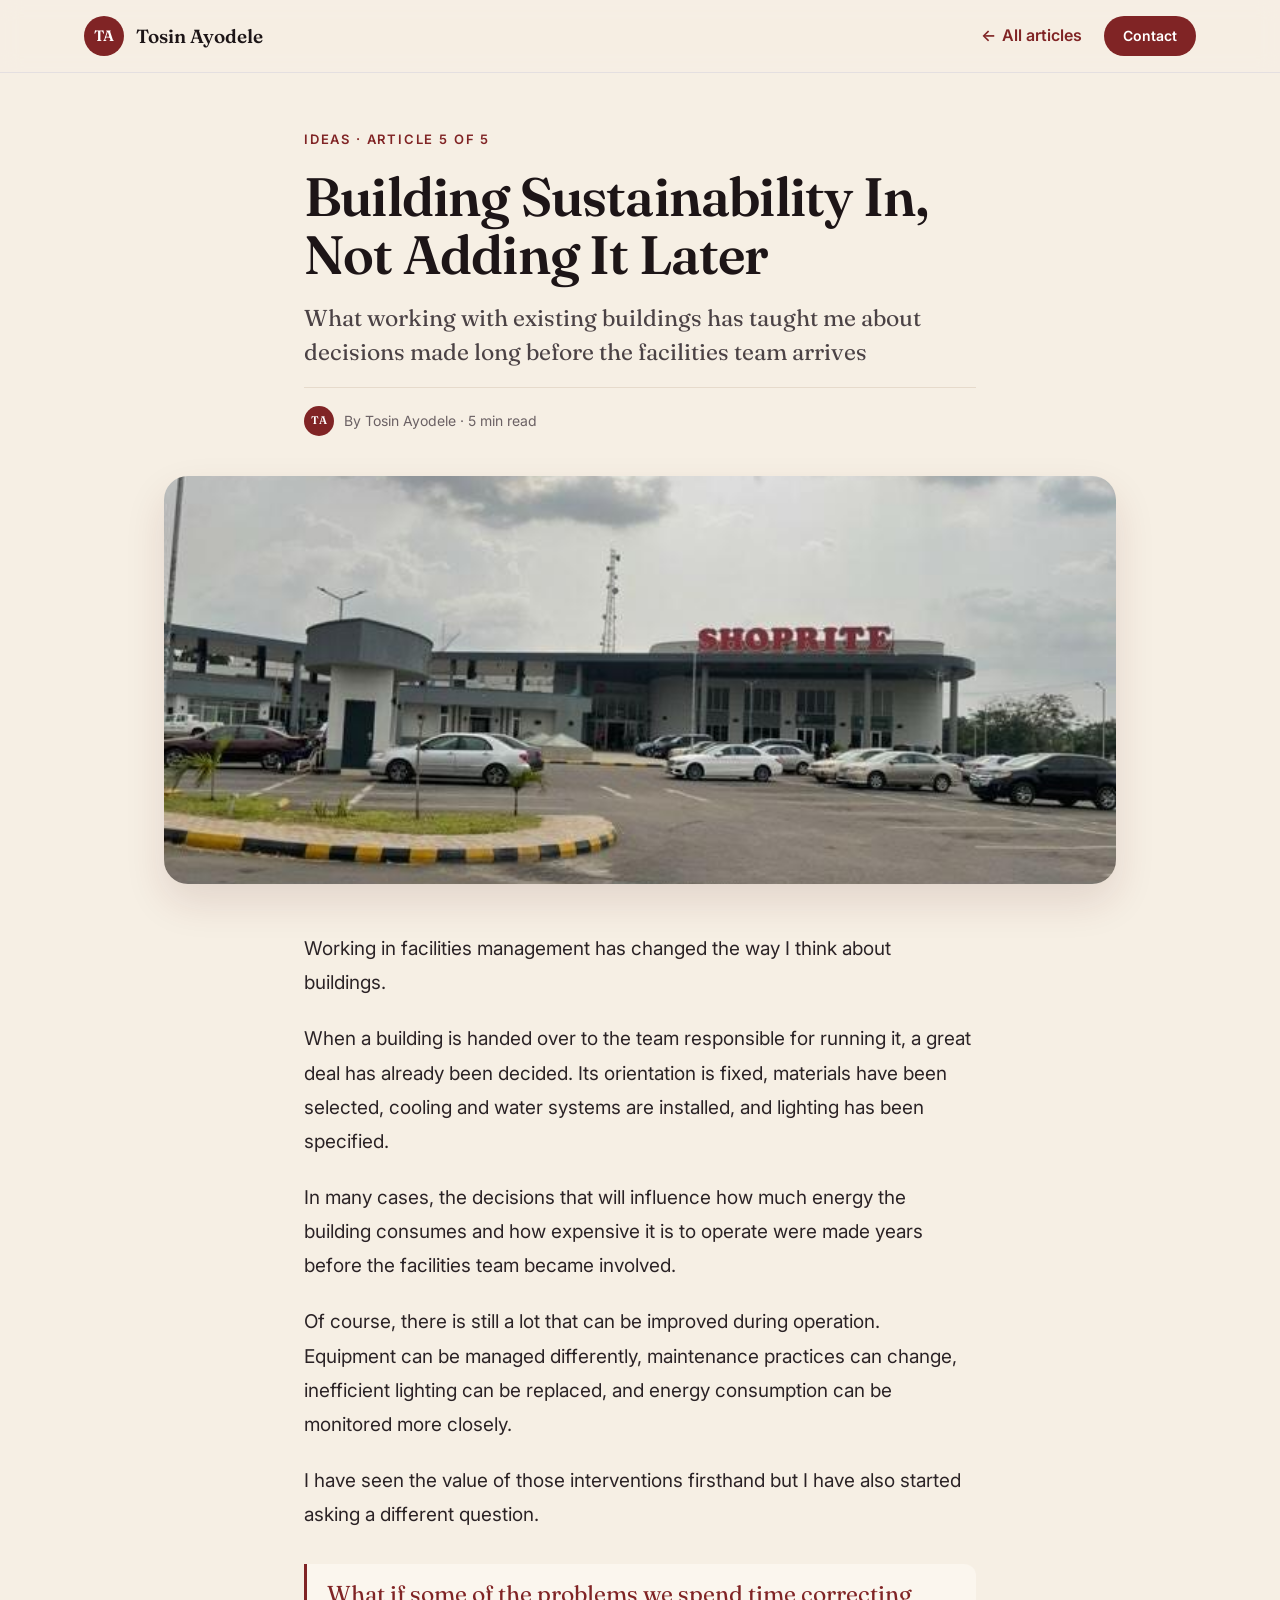
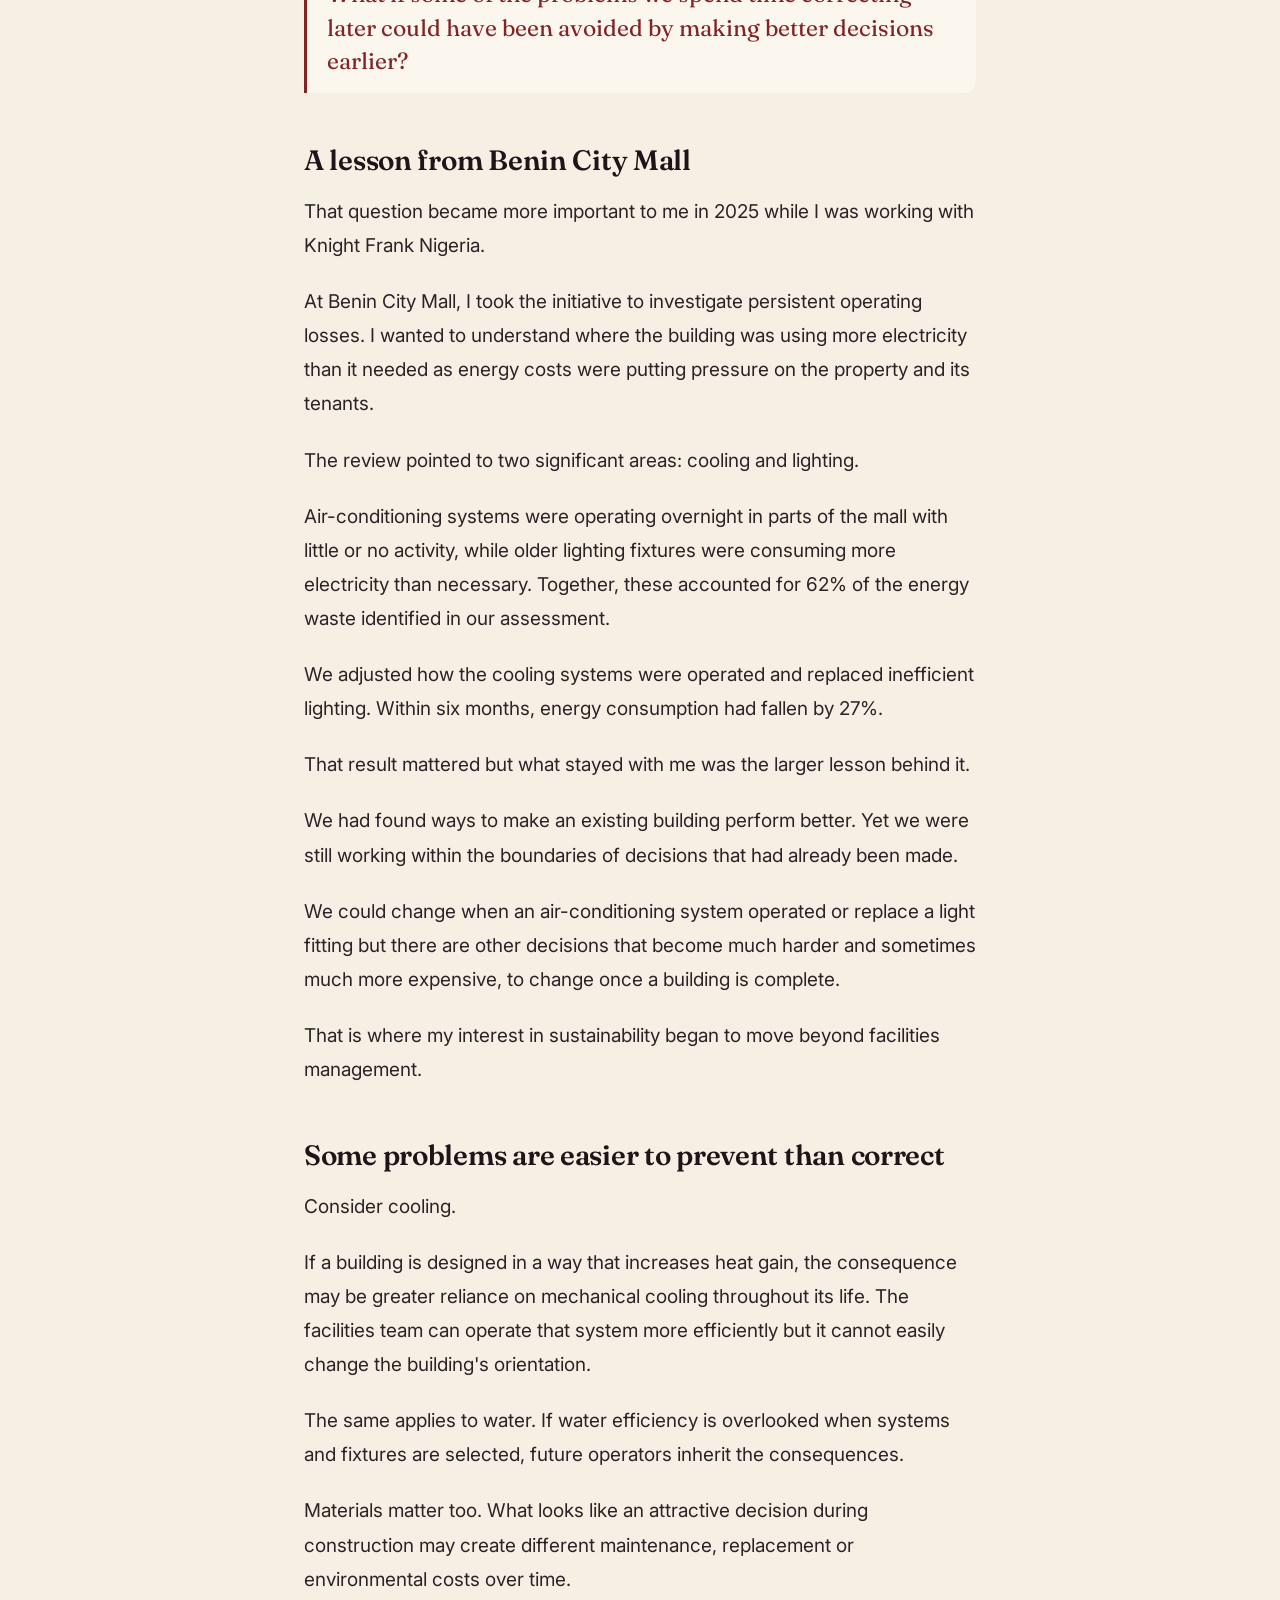
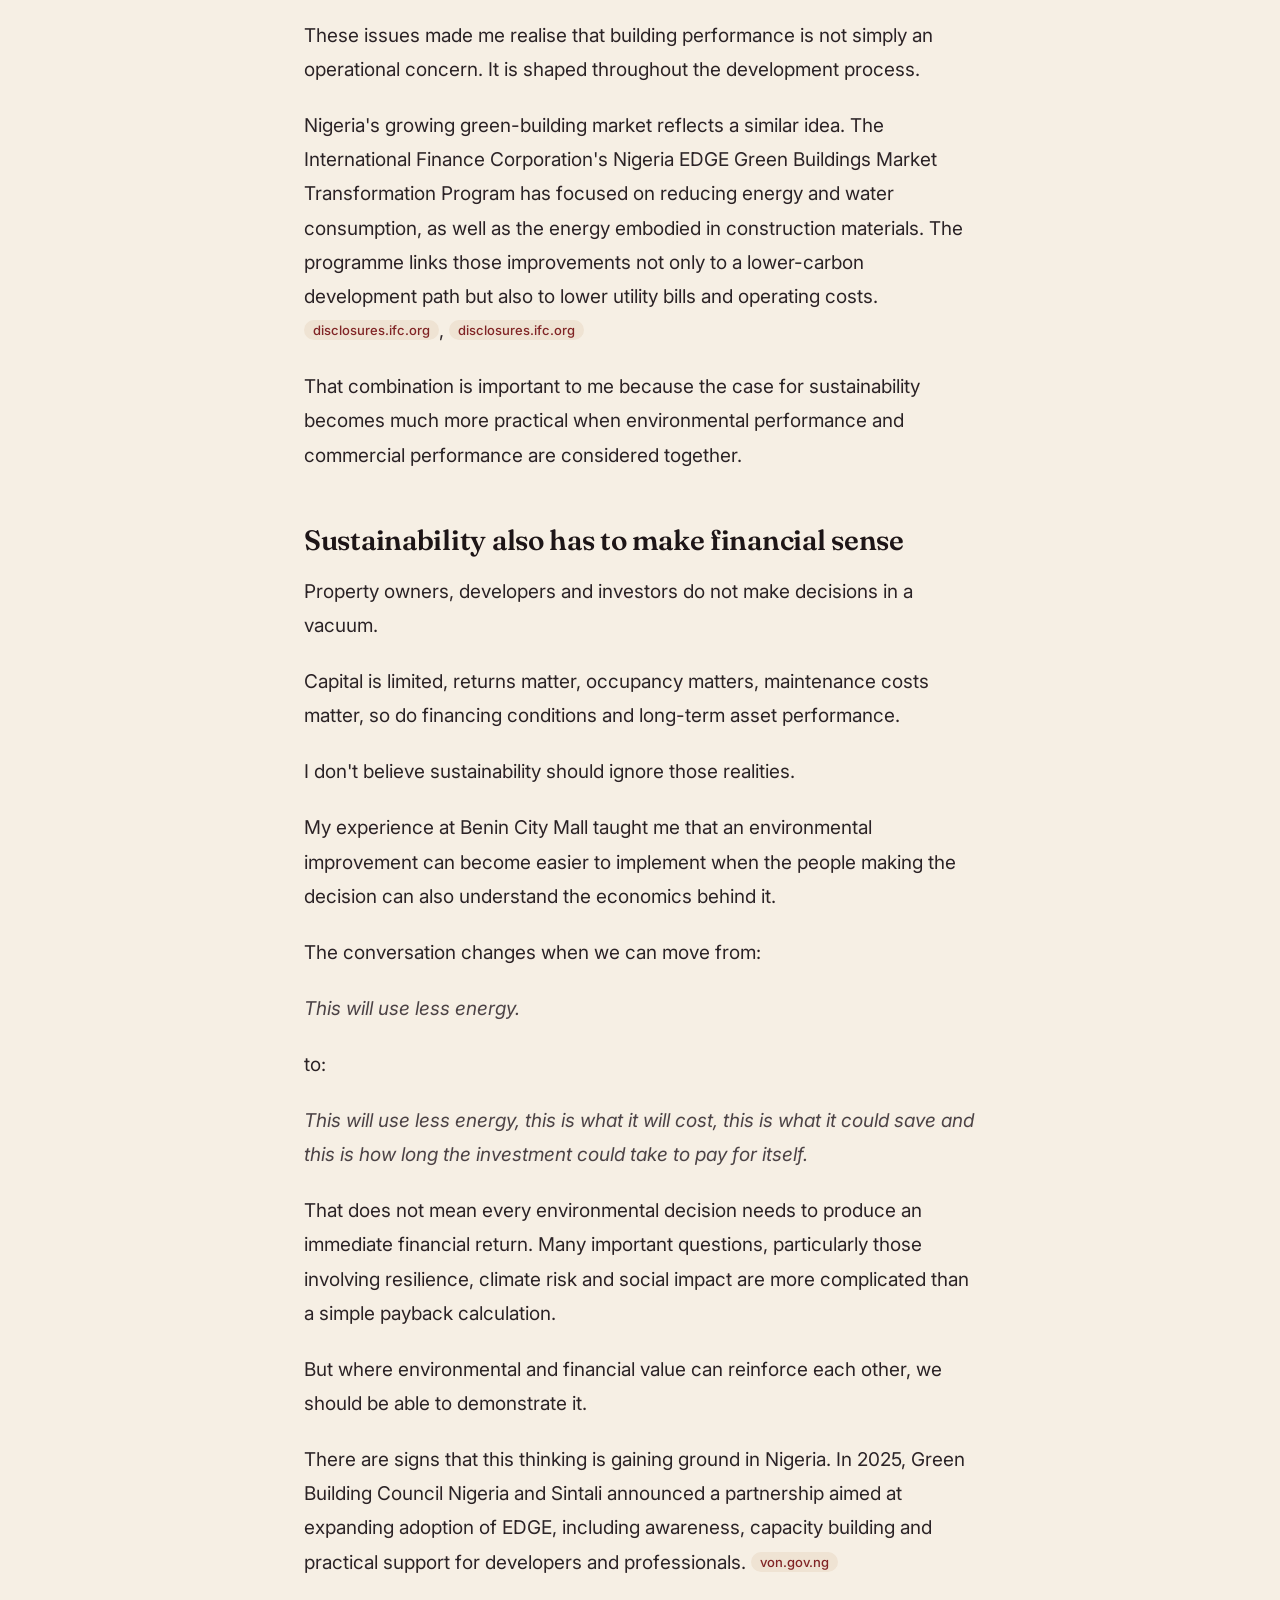
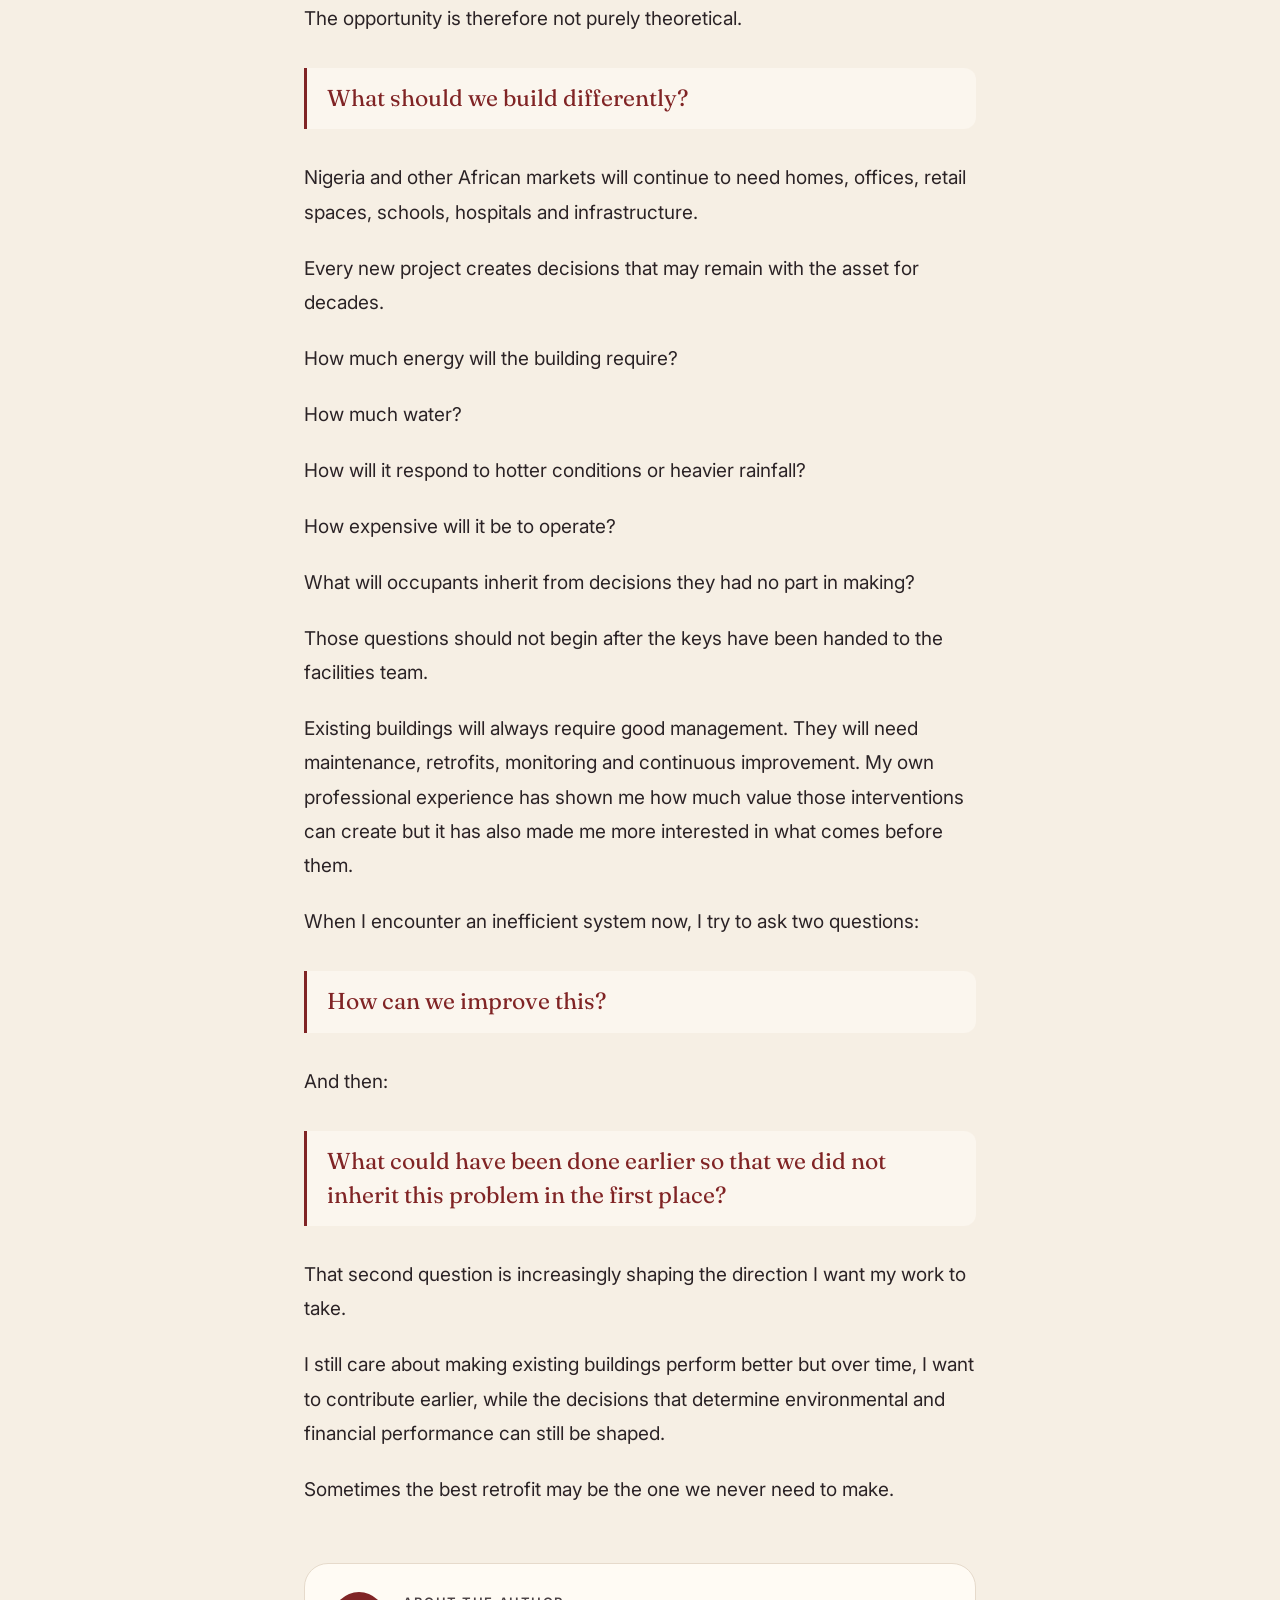
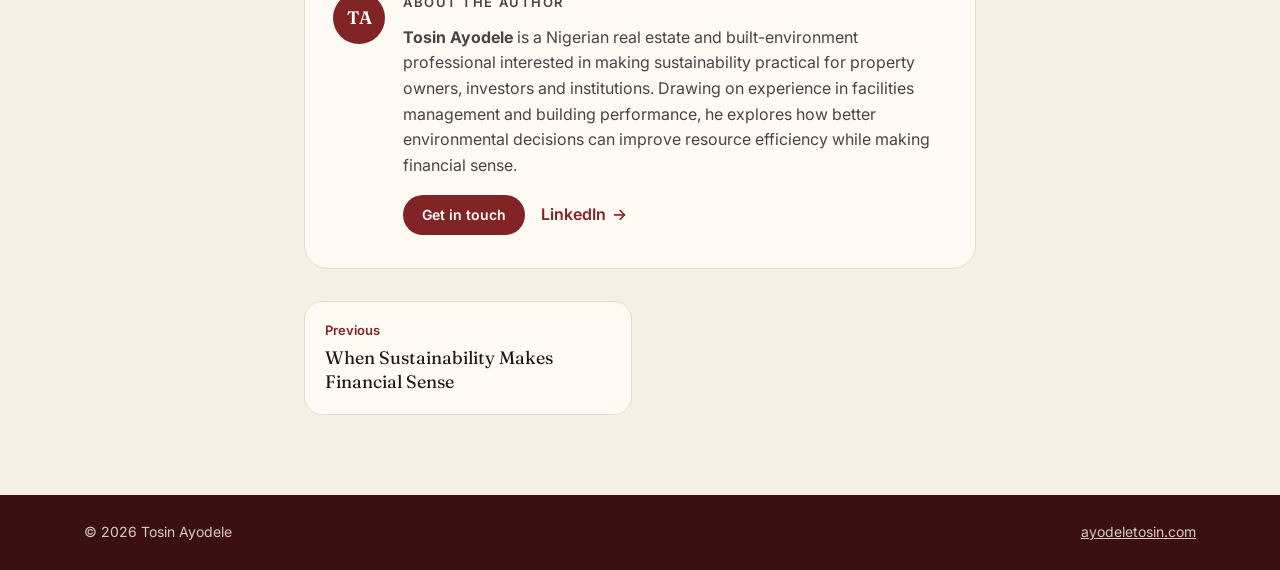
<file: ideas/building-sustainability-in.html>
<!doctype html>
<html lang="en">
<head>
<meta charset="utf-8">
<meta name="viewport" content="width=device-width, initial-scale=1">
<title>Building Sustainability In, Not Adding It Later | Tosin Ayodele</title>
<meta name="description" content="What working with existing buildings has taught me about decisions made long before the facilities team arrives">
<meta property="og:title" content="Building Sustainability In, Not Adding It Later">
<meta property="og:description" content="What working with existing buildings has taught me about decisions made long before the facilities team arrives">
<meta property="og:image" content="https://ayodeletosin.com/assets/og.jpg">
<meta property="og:url" content="https://ayodeletosin.com/ideas/building-sustainability-in.html">
<meta property="og:type" content="article">
<meta name="twitter:card" content="summary_large_image">
<link rel="canonical" href="https://ayodeletosin.com/ideas/building-sustainability-in.html">
<link rel="icon" href="../assets/favicon.svg">
<link rel="preconnect" href="https://fonts.googleapis.com">
<link rel="preconnect" href="https://fonts.gstatic.com" crossorigin>
<link href="https://fonts.googleapis.com/css2?family=Fraunces:opsz,wght@9..144,500;9..144,600&family=Inter:wght@400;500;600&display=swap" rel="stylesheet">
<link rel="stylesheet" href="../styles.css?v=f8761496">
</head>
<body class="article-page">
<a class="skip" href="#main">Skip to content</a>
<div class="progress" id="progress" aria-hidden="true"></div>
<header class="nav-wrap scrolled">
  <nav class="container nav" aria-label="Main">
    <a href="../index.html" class="brand"><span class="mono">TA</span><span class="brand-name">Tosin Ayodele</span></a>
    <div class="row">
      <a href="../index.html#ideas" class="btn-link"><span aria-hidden="true">←</span> All articles</a>
      <a href="../index.html#contact" class="btn btn-primary btn-sm">Contact</a>
    </div>
  </nav>
</header>
<main id="main">
  <article class="art">
    <header class="art-head container-narrow">
      <p class="eyebrow">Ideas · Article 5 of 5</p>
      <h1>Building Sustainability In, Not Adding It Later</h1>
      <p class="art-stand">What working with existing buildings has taught me about decisions made long before the facilities team arrives</p>
      <p class="art-meta"><span class="mono sm">TA</span>By Tosin Ayodele · 5 min read</p>
    </header>
    <figure class="art-hero"><img src="../assets/benin-city-mall.jpg" alt="" width="1600" height="686"></figure>
    <div class="art-body container-narrow">
<p>Working in facilities management has changed the way I think about buildings.</p>
<p>When a building is handed over to the team responsible for running it, a great deal has already been decided. Its orientation is fixed, materials have been selected, cooling and water systems are installed, and lighting has been specified.</p>
<p>In many cases, the decisions that will influence how much energy the building consumes and how expensive it is to operate were made years before the facilities team became involved.</p>
<p>Of course, there is still a lot that can be improved during operation. Equipment can be managed differently, maintenance practices can change, inefficient lighting can be replaced, and energy consumption can be monitored more closely.</p>
<p>I have seen the value of those interventions firsthand but I have also started asking a different question.</p>
<p class="pull">What if some of the problems we spend time correcting later could have been avoided by making better decisions earlier?</p>
<h2>A lesson from Benin City Mall</h2>
<p>That question became more important to me in 2025 while I was working with Knight Frank Nigeria.</p>
<p>At Benin City Mall, I took the initiative to investigate persistent operating losses. I wanted to understand where the building was using more electricity than it needed as energy costs were putting pressure on the property and its tenants.</p>
<p>The review pointed to two significant areas: cooling and lighting.</p>
<p>Air-conditioning systems were operating overnight in parts of the mall with little or no activity, while older lighting fixtures were consuming more electricity than necessary. Together, these accounted for 62% of the energy waste identified in our assessment.</p>
<p>We adjusted how the cooling systems were operated and replaced inefficient lighting. Within six months, energy consumption had fallen by 27%.</p>
<p>That result mattered but what stayed with me was the larger lesson behind it.</p>
<p>We had found ways to make an existing building perform better. Yet we were still working within the boundaries of decisions that had already been made.</p>
<p>We could change when an air-conditioning system operated or replace a light fitting but there are other decisions that become much harder and sometimes much more expensive, to change once a building is complete.</p>
<p>That is where my interest in sustainability began to move beyond facilities management.</p>
<h2>Some problems are easier to prevent than correct</h2>
<p>Consider cooling.</p>
<p>If a building is designed in a way that increases heat gain, the consequence may be greater reliance on mechanical cooling throughout its life. The facilities team can operate that system more efficiently but it cannot easily change the building&#x27;s orientation.</p>
<p>The same applies to water. If water efficiency is overlooked when systems and fixtures are selected, future operators inherit the consequences.</p>
<p>Materials matter too. What looks like an attractive decision during construction may create different maintenance, replacement or environmental costs over time.</p>
<p>These issues made me realise that building performance is not simply an operational concern. It is shaped throughout the development process.</p>
<p>Nigeria&#x27;s growing green-building market reflects a similar idea. The International Finance Corporation&#x27;s Nigeria EDGE Green Buildings Market Transformation Program has focused on reducing energy and water consumption, as well as the energy embodied in construction materials. The programme links those improvements not only to a lower-carbon development path but also to lower utility bills and operating costs. <a class="src" href="https://disclosures.ifc.org/project-detail/AS/603764/projectname-pending" target="_blank" rel="noopener">disclosures.ifc.org</a>, <a class="src" href="https://disclosures.ifc.org/project-detail/AS/603764/nigeria-edge-green-buildings-market-transformation-program" target="_blank" rel="noopener">disclosures.ifc.org</a></p>
<p>That combination is important to me because the case for sustainability becomes much more practical when environmental performance and commercial performance are considered together.</p>
<h2>Sustainability also has to make financial sense</h2>
<p>Property owners, developers and investors do not make decisions in a vacuum.</p>
<p>Capital is limited, returns matter, occupancy matters, maintenance costs matter, so do financing conditions and long-term asset performance.</p>
<p>I don&#x27;t believe sustainability should ignore those realities.</p>
<p>My experience at Benin City Mall taught me that an environmental improvement can become easier to implement when the people making the decision can also understand the economics behind it.</p>
<p>The conversation changes when we can move from:</p>
<p><em>This will use less energy.</em></p>
<p>to:</p>
<p><em>This will use less energy, this is what it will cost, this is what it could save and this is how long the investment could take to pay for itself.</em></p>
<p>That does not mean every environmental decision needs to produce an immediate financial return. Many important questions, particularly those involving resilience, climate risk and social impact are more complicated than a simple payback calculation.</p>
<p>But where environmental and financial value can reinforce each other, we should be able to demonstrate it.</p>
<p>There are signs that this thinking is gaining ground in Nigeria. In 2025, Green Building Council Nigeria and Sintali announced a partnership aimed at expanding adoption of EDGE, including awareness, capacity building and practical support for developers and professionals. <a class="src" href="https://von.gov.ng/nigeria-takes-bold-step-towards-greener-buildings/" target="_blank" rel="noopener">von.gov.ng</a></p>
<p>The opportunity is therefore not purely theoretical.</p>
<p class="pull">What should we build differently?</p>
<p>Nigeria and other African markets will continue to need homes, offices, retail spaces, schools, hospitals and infrastructure.</p>
<p>Every new project creates decisions that may remain with the asset for decades.</p>
<p>How much energy will the building require?</p>
<p>How much water?</p>
<p>How will it respond to hotter conditions or heavier rainfall?</p>
<p>How expensive will it be to operate?</p>
<p>What will occupants inherit from decisions they had no part in making?</p>
<p>Those questions should not begin after the keys have been handed to the facilities team.</p>
<p>Existing buildings will always require good management. They will need maintenance, retrofits, monitoring and continuous improvement. My own professional experience has shown me how much value those interventions can create but it has also made me more interested in what comes before them.</p>
<p>When I encounter an inefficient system now, I try to ask two questions:</p>
<p class="pull">How can we improve this?</p>
<p>And then:</p>
<p class="pull">What could have been done earlier so that we did not inherit this problem in the first place?</p>
<p>That second question is increasingly shaping the direction I want my work to take.</p>
<p>I still care about making existing buildings perform better but over time, I want to contribute earlier, while the decisions that determine environmental and financial performance can still be shaped.</p>
<p>Sometimes the best retrofit may be the one we never need to make.</p>
    </div>
    <footer class="container-narrow art-foot">
      <div class="author">
        <span class="mono">TA</span>
        <div>
          <p class="author-name">About the author</p>
          <p><strong>Tosin Ayodele</strong> is a Nigerian real estate and built-environment professional interested in making sustainability practical for property owners, investors and institutions. Drawing on experience in facilities management and building performance, he explores how better environmental decisions can improve resource efficiency while making financial sense.</p>
          <div class="row"><a href="../index.html#contact" class="btn btn-primary btn-sm">Get in touch</a><a href="https://www.linkedin.com/in/tosin-ayodele-10151a142" class="btn-link" target="_blank" rel="noopener">LinkedIn <span aria-hidden="true">→</span></a></div>
        </div>
      </div>
      <nav class="art-navs" aria-label="More articles"><a class="art-nav prev" href="when-sustainability-makes-financial-sense.html"><span>Previous</span>When Sustainability Makes Financial Sense</a></nav>
    </footer>
  </article>
</main>
<footer class="footer">
  <div class="container footer-row"><span>© 2026 Tosin Ayodele</span><a href="../index.html" style="color:inherit">ayodeletosin.com</a></div>
</footer>
<script>
(function(){var p=document.getElementById('progress');function u(){var h=document.documentElement,max=h.scrollHeight-h.clientHeight;p.style.transform='scaleX('+(max>0?h.scrollTop/max:0)+')';}window.addEventListener('scroll',u,{passive:true});u();})();
</script>
</body>
</html>
</file>
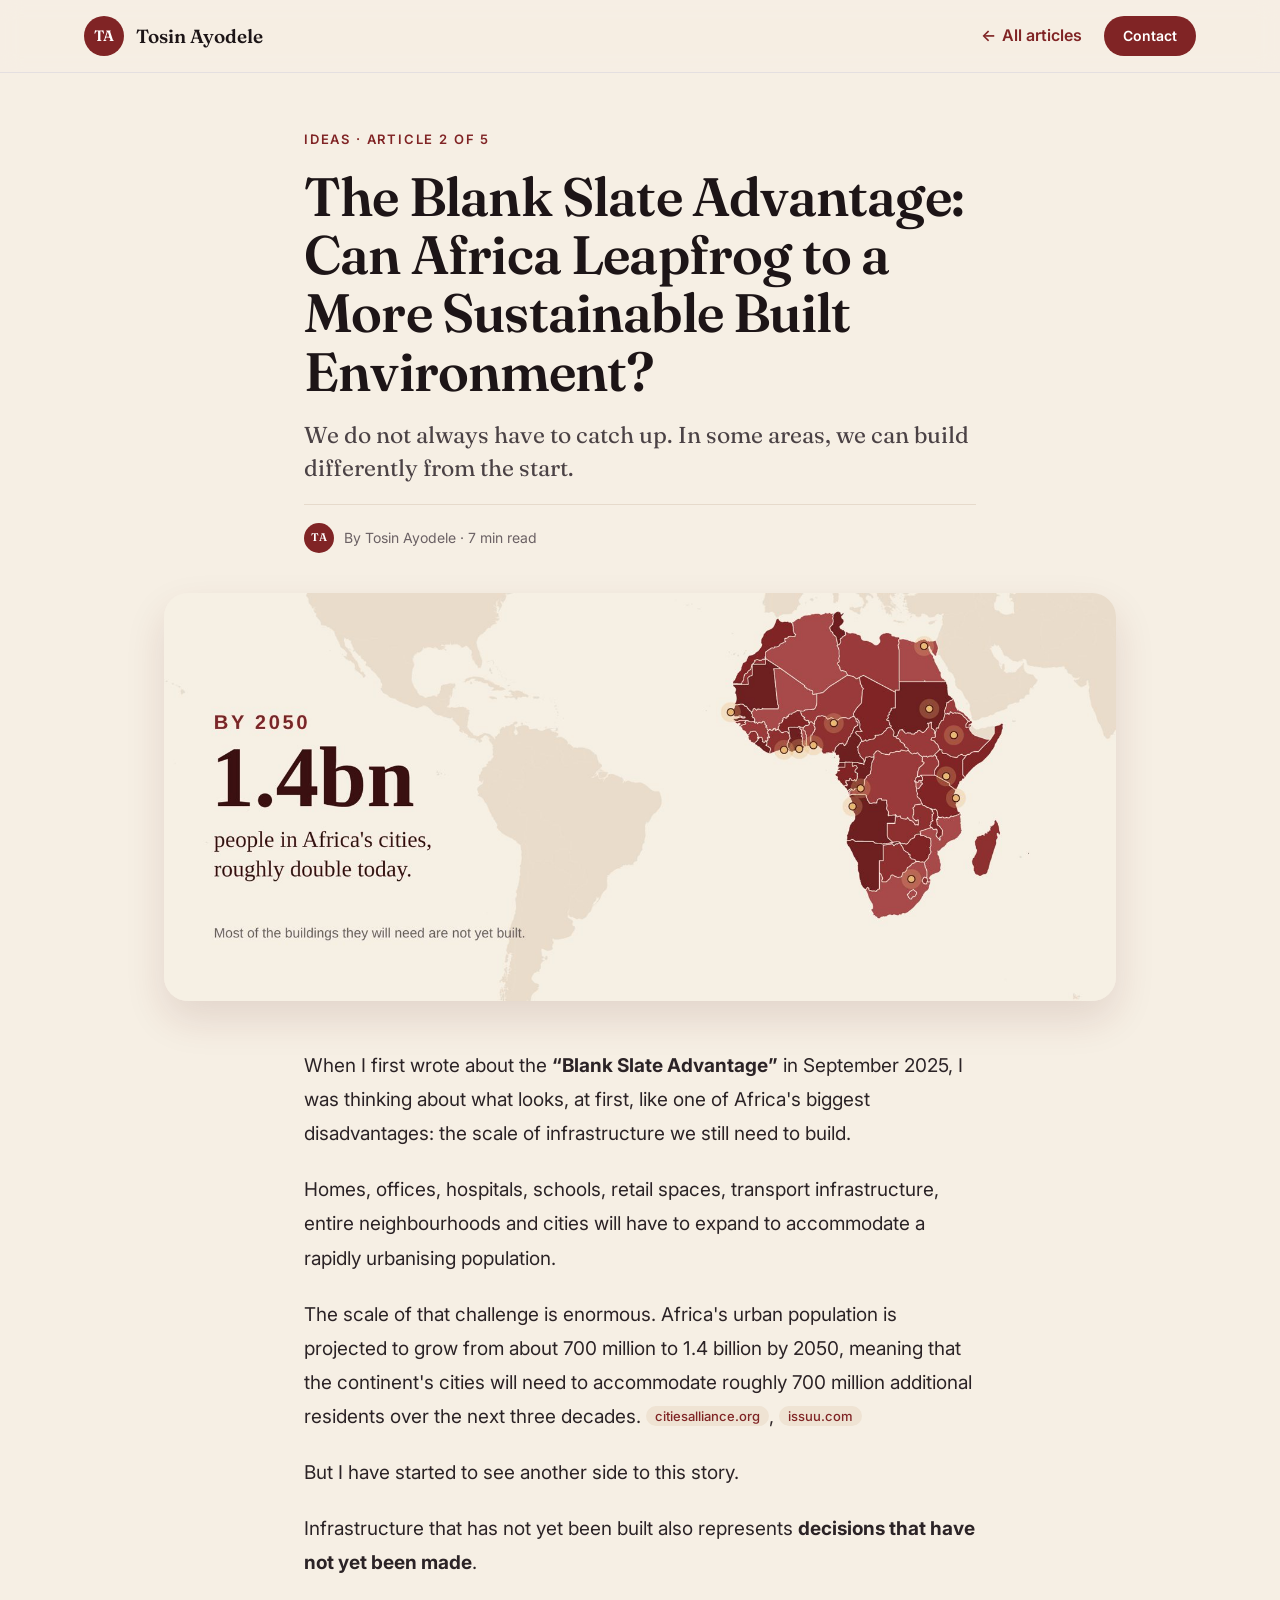
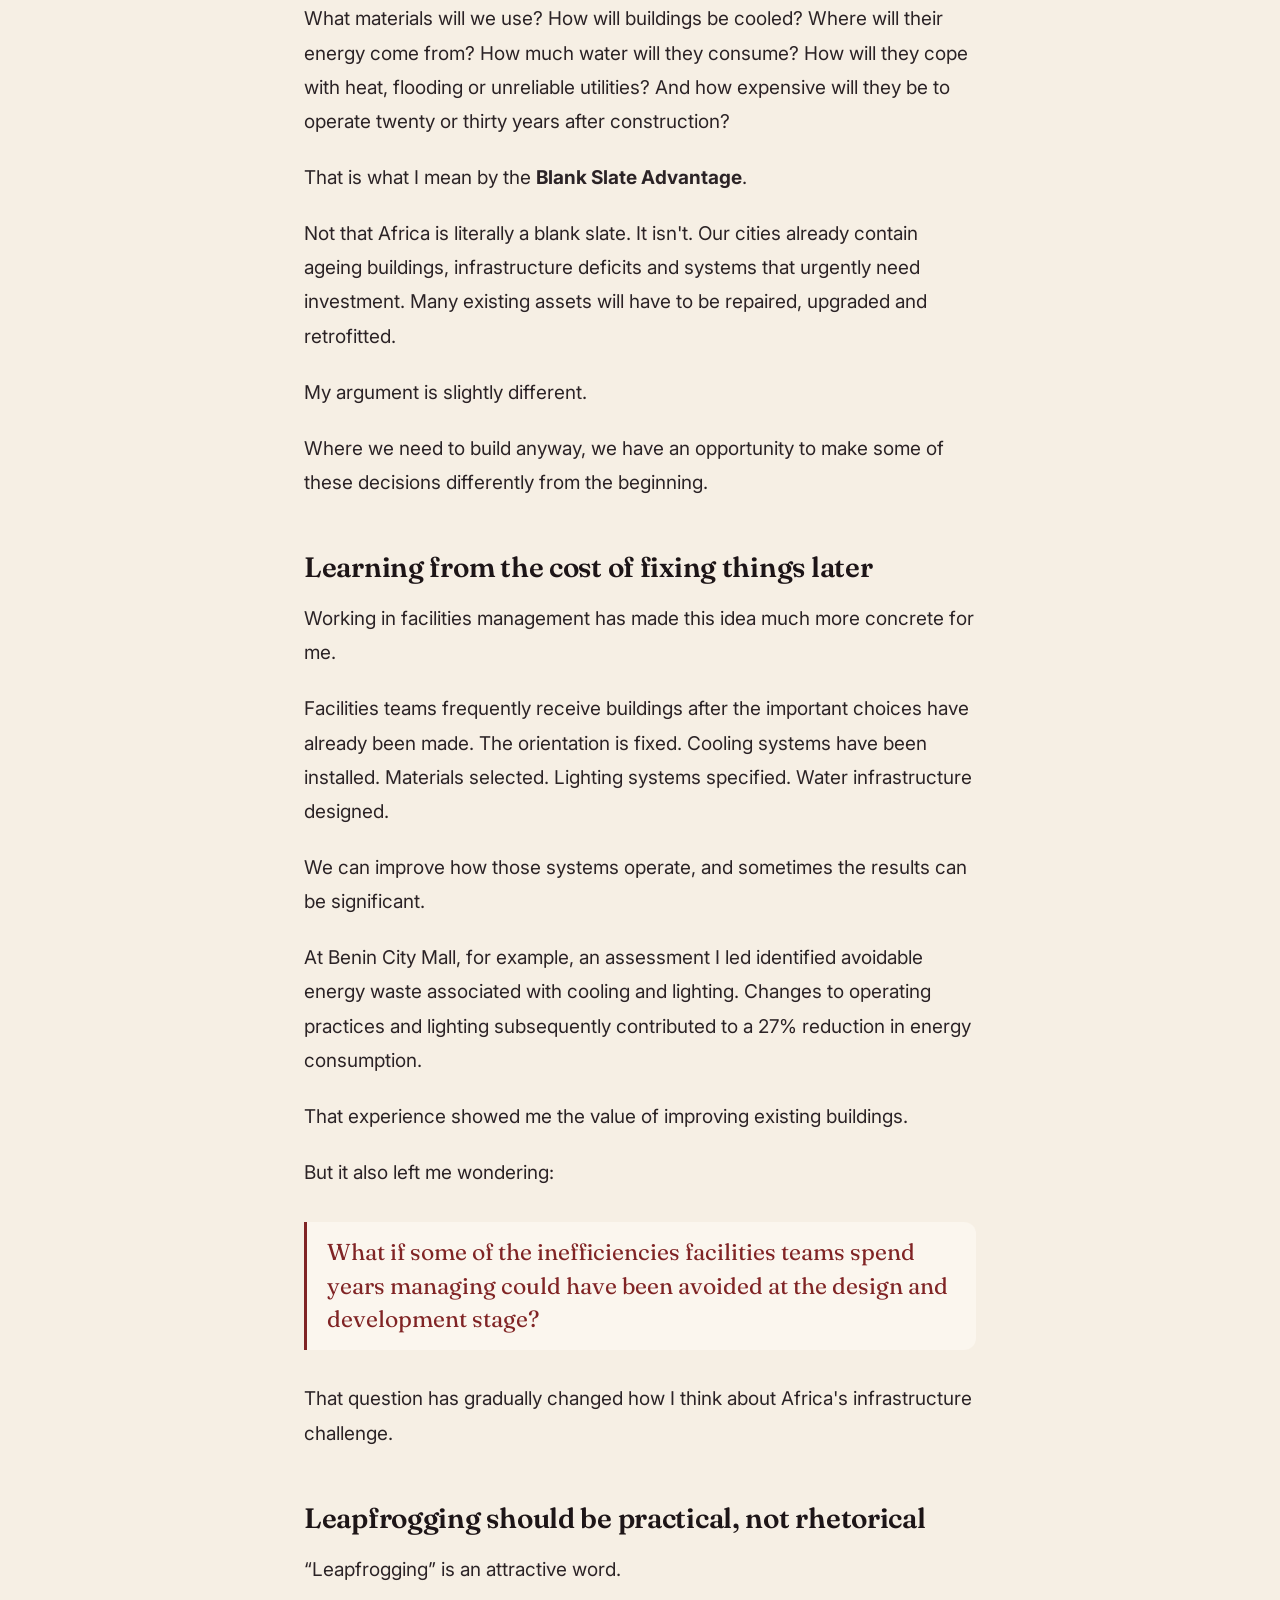
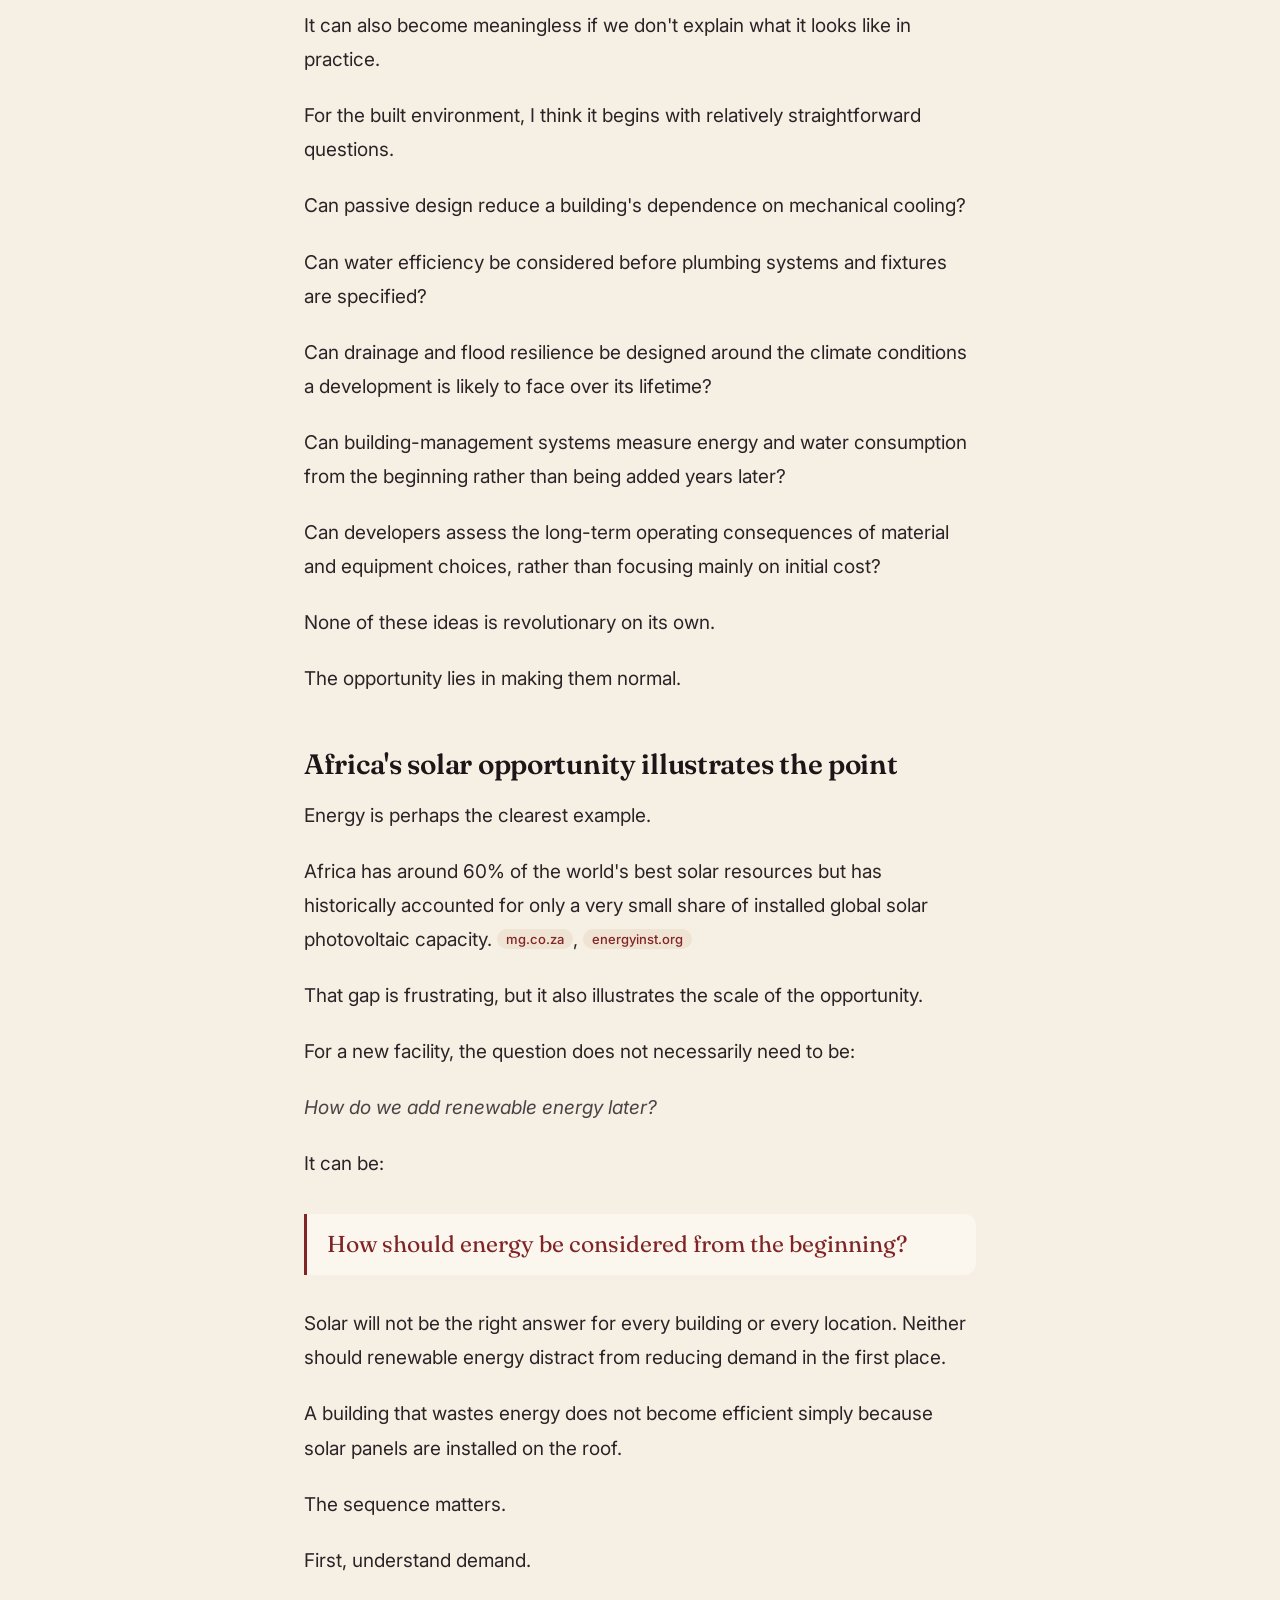
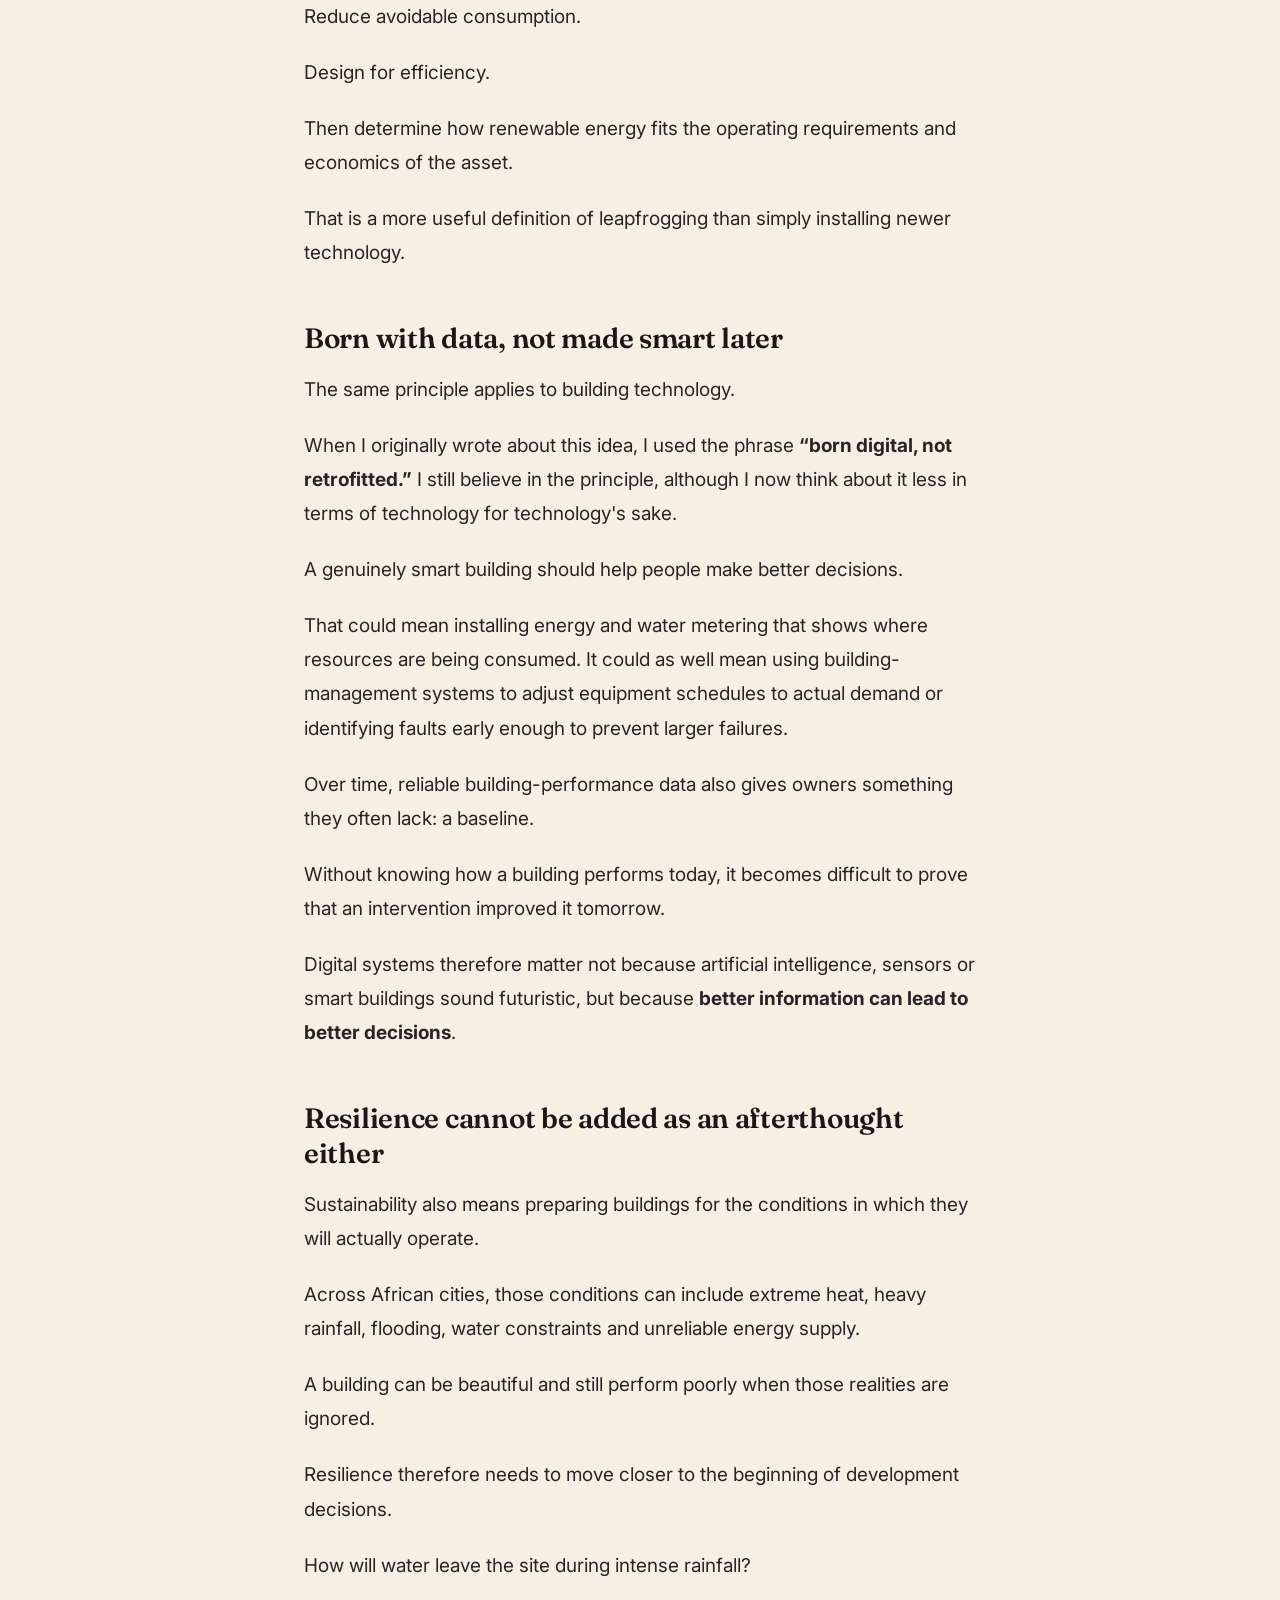
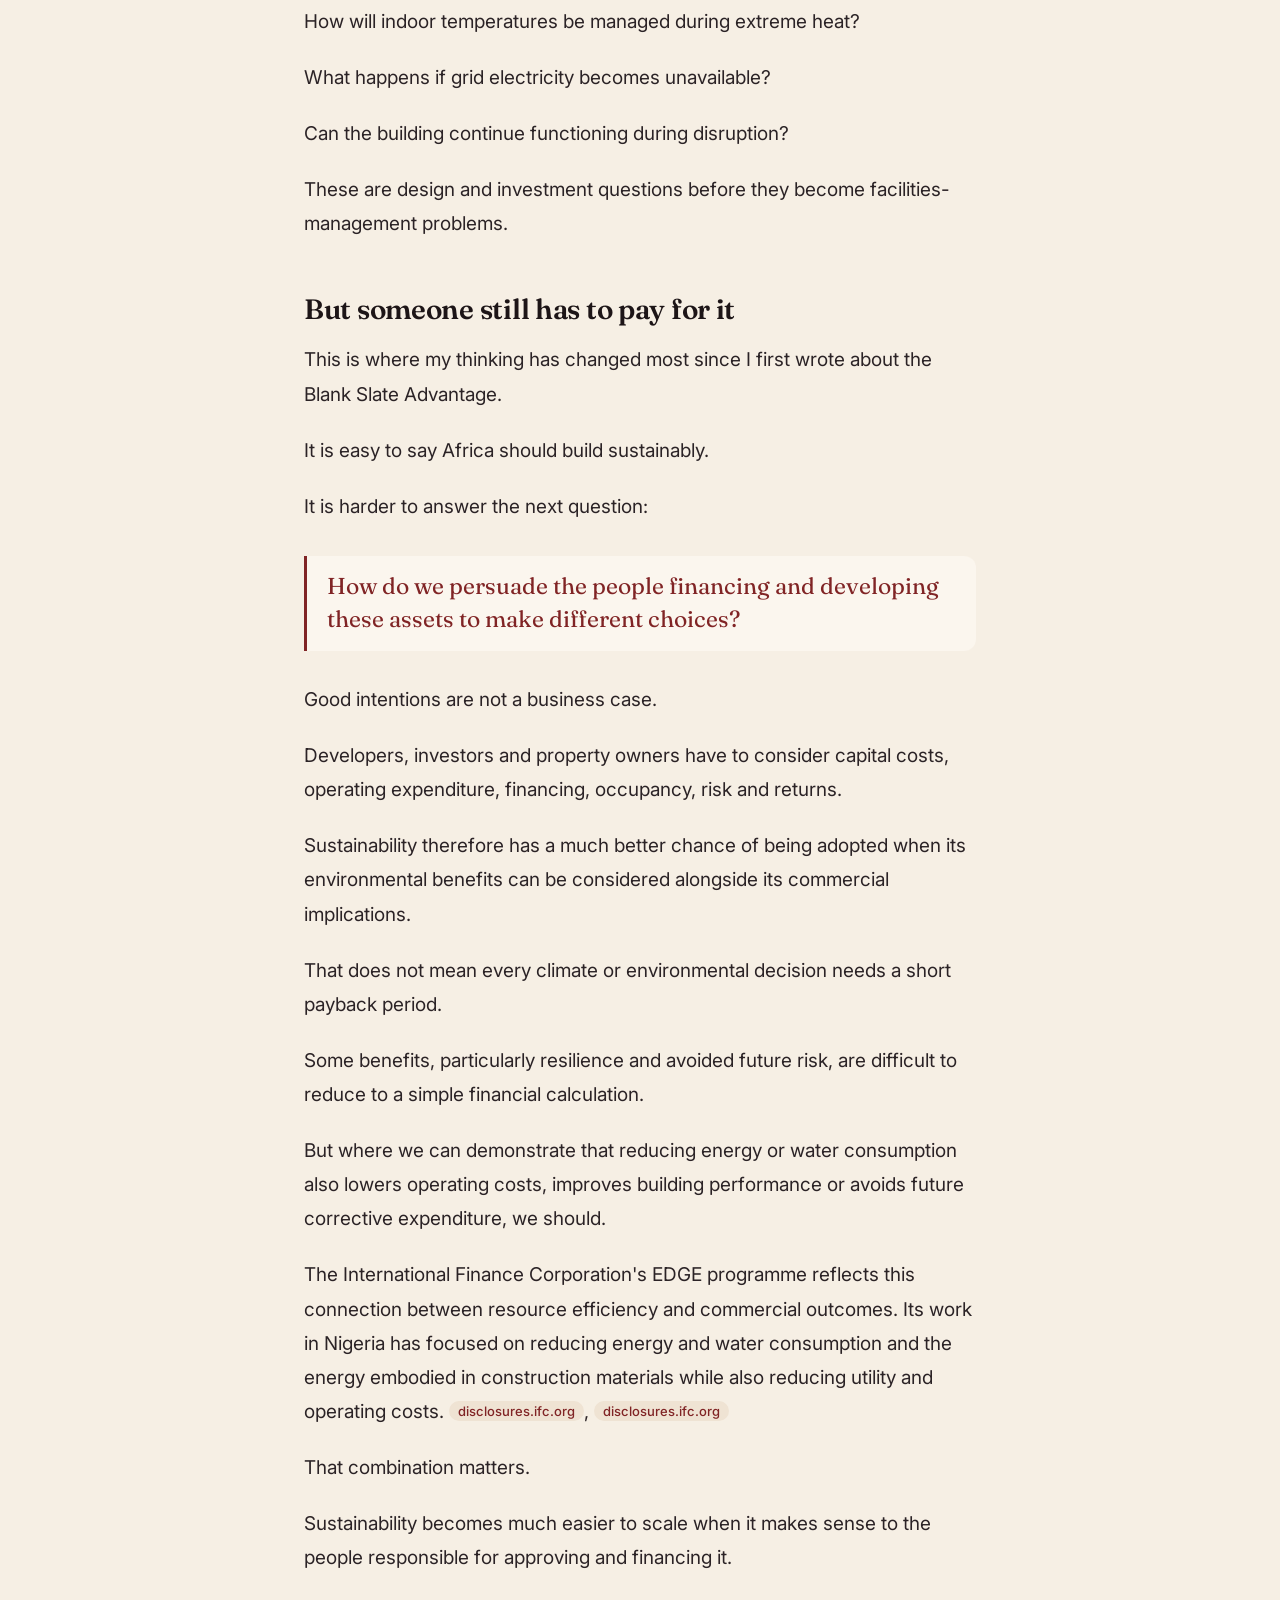
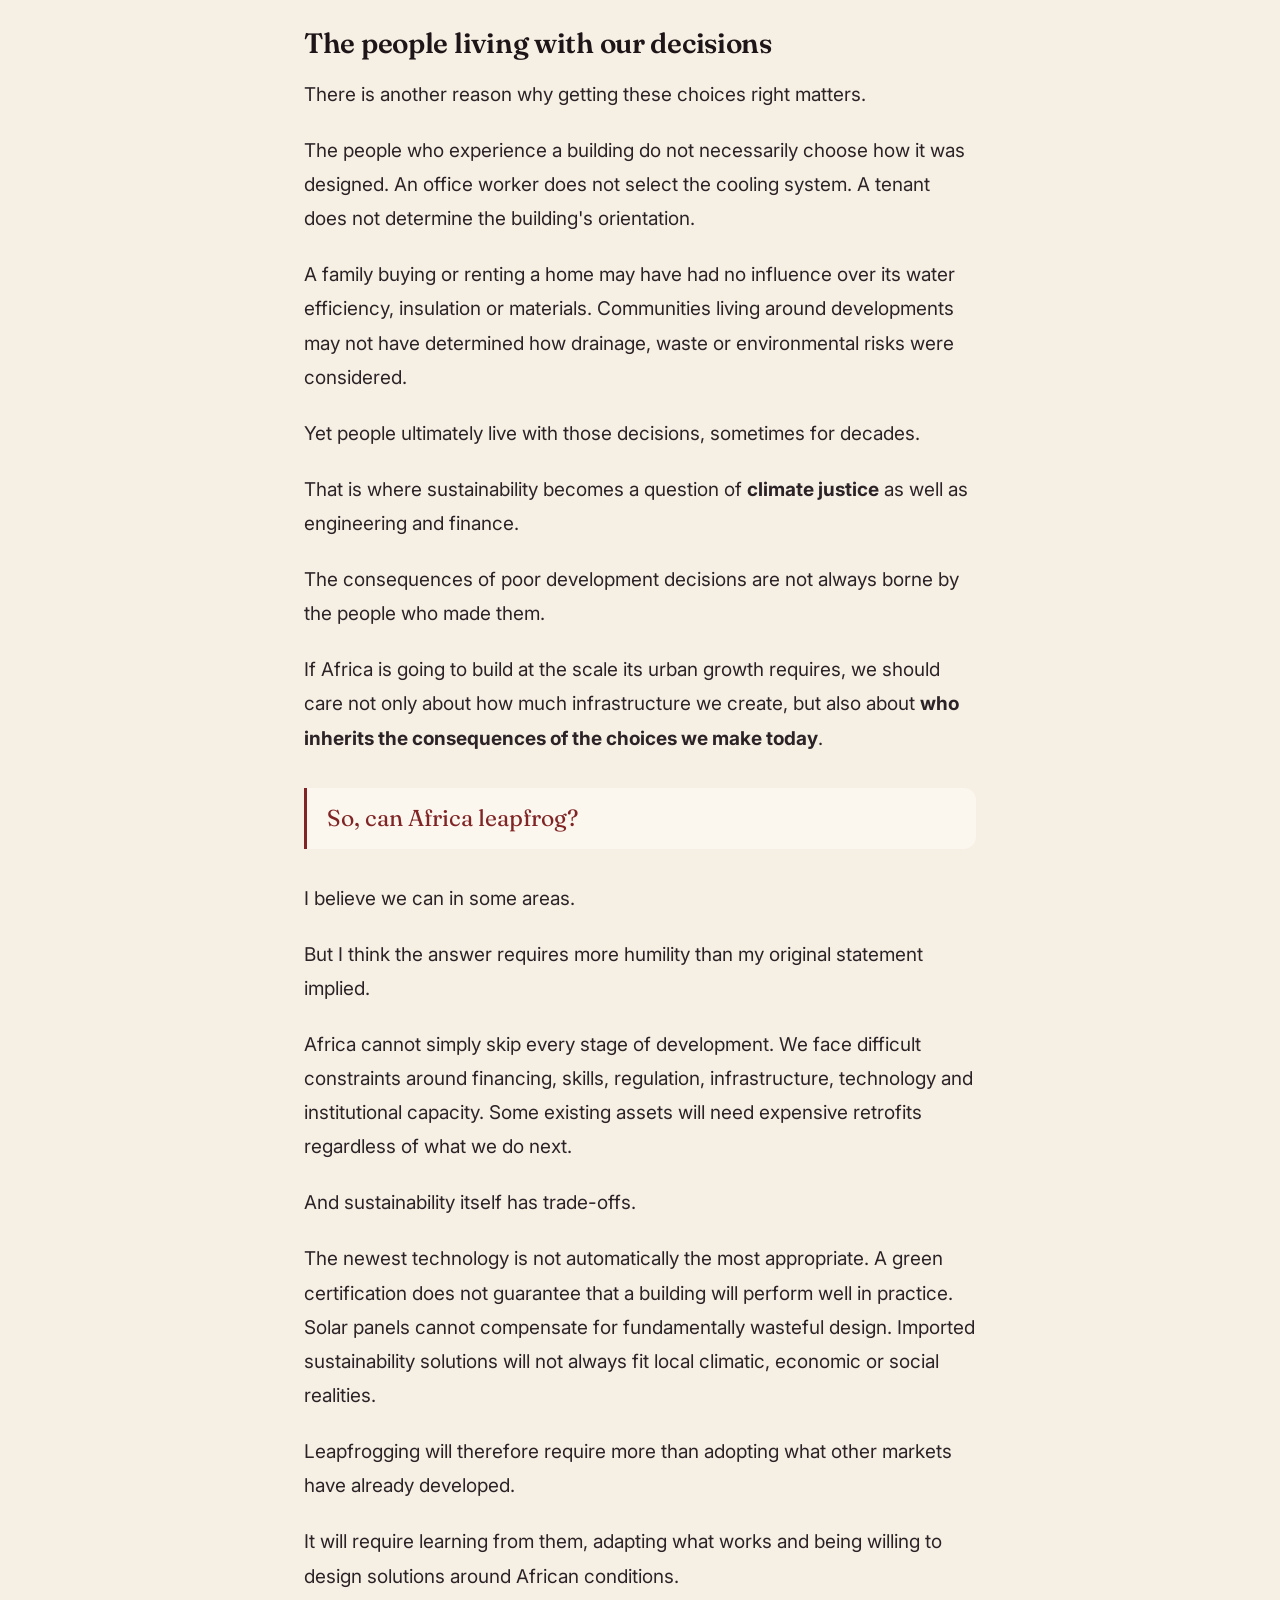
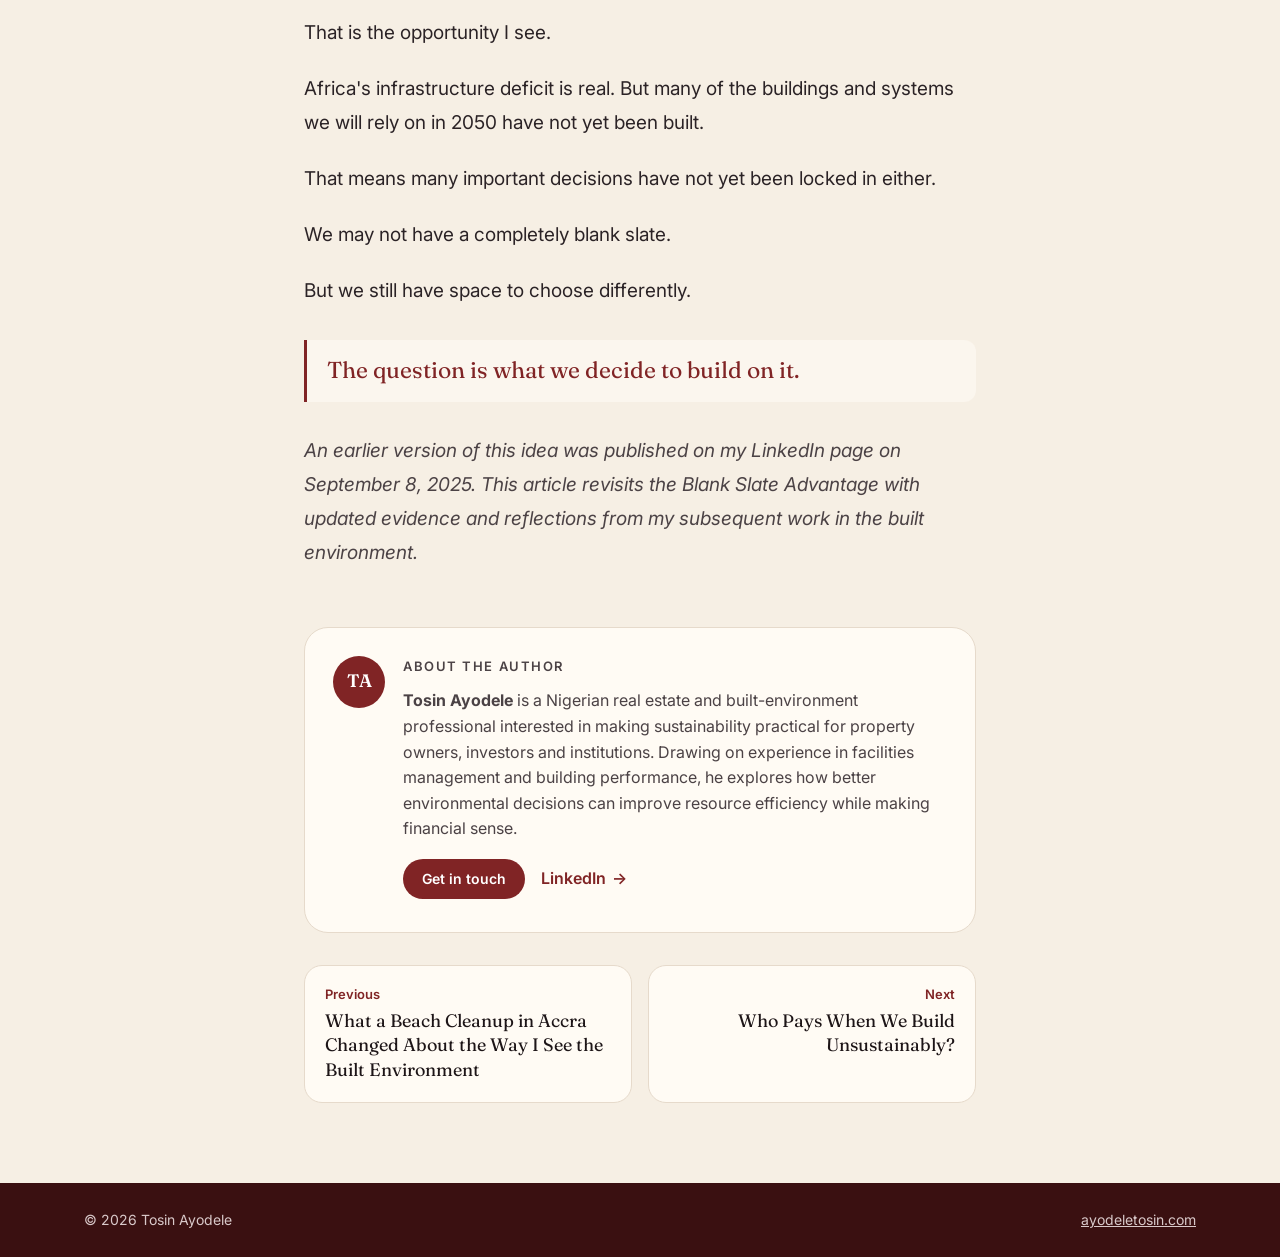
<file: ideas/the-blank-slate-advantage.html>
<!doctype html>
<html lang="en">
<head>
<meta charset="utf-8">
<meta name="viewport" content="width=device-width, initial-scale=1">
<title>The Blank Slate Advantage: Can Africa Leapfrog to a More Sustainable Built Environment? | Tosin Ayodele</title>
<meta name="description" content="We do not always have to catch up. In some areas, we can build differently from the start.">
<meta property="og:title" content="The Blank Slate Advantage: Can Africa Leapfrog to a More Sustainable Built Environment?">
<meta property="og:description" content="We do not always have to catch up. In some areas, we can build differently from the start.">
<meta property="og:image" content="https://ayodeletosin.com/assets/og.jpg">
<meta property="og:url" content="https://ayodeletosin.com/ideas/the-blank-slate-advantage.html">
<meta property="og:type" content="article">
<meta name="twitter:card" content="summary_large_image">
<link rel="canonical" href="https://ayodeletosin.com/ideas/the-blank-slate-advantage.html">
<link rel="icon" href="../assets/favicon.svg">
<link rel="preconnect" href="https://fonts.googleapis.com">
<link rel="preconnect" href="https://fonts.gstatic.com" crossorigin>
<link href="https://fonts.googleapis.com/css2?family=Fraunces:opsz,wght@9..144,500;9..144,600&family=Inter:wght@400;500;600&display=swap" rel="stylesheet">
<link rel="stylesheet" href="../styles.css?v=f8761496">
</head>
<body class="article-page">
<a class="skip" href="#main">Skip to content</a>
<div class="progress" id="progress" aria-hidden="true"></div>
<header class="nav-wrap scrolled">
  <nav class="container nav" aria-label="Main">
    <a href="../index.html" class="brand"><span class="mono">TA</span><span class="brand-name">Tosin Ayodele</span></a>
    <div class="row">
      <a href="../index.html#ideas" class="btn-link"><span aria-hidden="true">←</span> All articles</a>
      <a href="../index.html#contact" class="btn btn-primary btn-sm">Contact</a>
    </div>
  </nav>
</header>
<main id="main">
  <article class="art">
    <header class="art-head container-narrow">
      <p class="eyebrow">Ideas · Article 2 of 5</p>
      <h1>The Blank Slate Advantage: Can Africa Leapfrog to a More Sustainable Built Environment?</h1>
      <p class="art-stand">We do not always have to catch up. In some areas, we can build differently from the start.</p>
      <p class="art-meta"><span class="mono sm">TA</span>By Tosin Ayodele · 7 min read</p>
    </header>
    <figure class="art-hero art-hero-wide"><img src="../assets/africa-map.jpg" alt="" width="1600" height="686"></figure>
    <div class="art-body container-narrow">
<p>When I first wrote about the <strong>“Blank Slate Advantage”</strong> in September 2025, I was thinking about what looks, at first, like one of Africa&#x27;s biggest disadvantages: the scale of infrastructure we still need to build.</p>
<p>Homes, offices, hospitals, schools, retail spaces, transport infrastructure, entire neighbourhoods and cities will have to expand to accommodate a rapidly urbanising population.</p>
<p>The scale of that challenge is enormous. Africa&#x27;s urban population is projected to grow from about 700 million to 1.4 billion by 2050, meaning that the continent&#x27;s cities will need to accommodate roughly 700 million additional residents over the next three decades. <a class="src" href="https://www.citiesalliance.org/resources/publications/publications/africas-urbanisation-dynamics-2025-planning-africas-urban" target="_blank" rel="noopener">citiesalliance.org</a>, <a class="src" href="https://issuu.com/swac-oecd/docs/aud-2024-highlights" target="_blank" rel="noopener">issuu.com</a></p>
<p>But I have started to see another side to this story.</p>
<p>Infrastructure that has not yet been built also represents <strong>decisions that have not yet been made</strong>.</p>
<p>What materials will we use? How will buildings be cooled? Where will their energy come from? How much water will they consume? How will they cope with heat, flooding or unreliable utilities? And how expensive will they be to operate twenty or thirty years after construction?</p>
<p>That is what I mean by the <strong>Blank Slate Advantage</strong>.</p>
<p>Not that Africa is literally a blank slate. It isn&#x27;t. Our cities already contain ageing buildings, infrastructure deficits and systems that urgently need investment. Many existing assets will have to be repaired, upgraded and retrofitted.</p>
<p>My argument is slightly different.</p>
<p>Where we need to build anyway, we have an opportunity to make some of these decisions differently from the beginning.</p>
<h2>Learning from the cost of fixing things later</h2>
<p>Working in facilities management has made this idea much more concrete for me.</p>
<p>Facilities teams frequently receive buildings after the important choices have already been made. The orientation is fixed. Cooling systems have been installed. Materials selected. Lighting systems specified. Water infrastructure designed.</p>
<p>We can improve how those systems operate, and sometimes the results can be significant.</p>
<p>At Benin City Mall, for example, an assessment I led identified avoidable energy waste associated with cooling and lighting. Changes to operating practices and lighting subsequently contributed to a 27% reduction in energy consumption.</p>
<p>That experience showed me the value of improving existing buildings.</p>
<p>But it also left me wondering:</p>
<p class="pull">What if some of the inefficiencies facilities teams spend years managing could have been avoided at the design and development stage?</p>
<p>That question has gradually changed how I think about Africa&#x27;s infrastructure challenge.</p>
<h2>Leapfrogging should be practical, not rhetorical</h2>
<p>“Leapfrogging” is an attractive word.</p>
<p>It can also become meaningless if we don&#x27;t explain what it looks like in practice.</p>
<p>For the built environment, I think it begins with relatively straightforward questions.</p>
<p>Can passive design reduce a building&#x27;s dependence on mechanical cooling?</p>
<p>Can water efficiency be considered before plumbing systems and fixtures are specified?</p>
<p>Can drainage and flood resilience be designed around the climate conditions a development is likely to face over its lifetime?</p>
<p>Can building-management systems measure energy and water consumption from the beginning rather than being added years later?</p>
<p>Can developers assess the long-term operating consequences of material and equipment choices, rather than focusing mainly on initial cost?</p>
<p>None of these ideas is revolutionary on its own.</p>
<p>The opportunity lies in making them normal.</p>
<h2>Africa&#x27;s solar opportunity illustrates the point</h2>
<p>Energy is perhaps the clearest example.</p>
<p>Africa has around 60% of the world&#x27;s best solar resources but has historically accounted for only a very small share of installed global solar photovoltaic capacity. <a class="src" href="https://mg.co.za/the-green-guardian/2026-11-20-global-energy-crisis-sharpens-africa-s-push-for-electricity-access/" target="_blank" rel="noopener">mg.co.za</a>, <a class="src" href="https://knowledge.energyinst.org/new-energy-world/article?id=127558" target="_blank" rel="noopener">energyinst.org</a></p>
<p>That gap is frustrating, but it also illustrates the scale of the opportunity.</p>
<p>For a new facility, the question does not necessarily need to be:</p>
<p><em>How do we add renewable energy later?</em></p>
<p>It can be:</p>
<p class="pull">How should energy be considered from the beginning?</p>
<p>Solar will not be the right answer for every building or every location. Neither should renewable energy distract from reducing demand in the first place.</p>
<p>A building that wastes energy does not become efficient simply because solar panels are installed on the roof.</p>
<p>The sequence matters.</p>
<p>First, understand demand.</p>
<p>Reduce avoidable consumption.</p>
<p>Design for efficiency.</p>
<p>Then determine how renewable energy fits the operating requirements and economics of the asset.</p>
<p>That is a more useful definition of leapfrogging than simply installing newer technology.</p>
<h2>Born with data, not made smart later</h2>
<p>The same principle applies to building technology.</p>
<p>When I originally wrote about this idea, I used the phrase <strong>“born digital, not retrofitted.”</strong> I still believe in the principle, although I now think about it less in terms of technology for technology&#x27;s sake.</p>
<p>A genuinely smart building should help people make better decisions.</p>
<p>That could mean installing energy and water metering that shows where resources are being consumed. It could as well mean using building-management systems to adjust equipment schedules to actual demand or identifying faults early enough to prevent larger failures.</p>
<p>Over time, reliable building-performance data also gives owners something they often lack: a baseline.</p>
<p>Without knowing how a building performs today, it becomes difficult to prove that an intervention improved it tomorrow.</p>
<p>Digital systems therefore matter not because artificial intelligence, sensors or smart buildings sound futuristic, but because <strong>better information can lead to better decisions</strong>.</p>
<h2>Resilience cannot be added as an afterthought either</h2>
<p>Sustainability also means preparing buildings for the conditions in which they will actually operate.</p>
<p>Across African cities, those conditions can include extreme heat, heavy rainfall, flooding, water constraints and unreliable energy supply.</p>
<p>A building can be beautiful and still perform poorly when those realities are ignored.</p>
<p>Resilience therefore needs to move closer to the beginning of development decisions.</p>
<p>How will water leave the site during intense rainfall?</p>
<p>How will indoor temperatures be managed during extreme heat?</p>
<p>What happens if grid electricity becomes unavailable?</p>
<p>Can the building continue functioning during disruption?</p>
<p>These are design and investment questions before they become facilities-management problems.</p>
<h2>But someone still has to pay for it</h2>
<p>This is where my thinking has changed most since I first wrote about the Blank Slate Advantage.</p>
<p>It is easy to say Africa should build sustainably.</p>
<p>It is harder to answer the next question:</p>
<p class="pull">How do we persuade the people financing and developing these assets to make different choices?</p>
<p>Good intentions are not a business case.</p>
<p>Developers, investors and property owners have to consider capital costs, operating expenditure, financing, occupancy, risk and returns.</p>
<p>Sustainability therefore has a much better chance of being adopted when its environmental benefits can be considered alongside its commercial implications.</p>
<p>That does not mean every climate or environmental decision needs a short payback period.</p>
<p>Some benefits, particularly resilience and avoided future risk, are difficult to reduce to a simple financial calculation.</p>
<p>But where we can demonstrate that reducing energy or water consumption also lowers operating costs, improves building performance or avoids future corrective expenditure, we should.</p>
<p>The International Finance Corporation&#x27;s EDGE programme reflects this connection between resource efficiency and commercial outcomes. Its work in Nigeria has focused on reducing energy and water consumption and the energy embodied in construction materials while also reducing utility and operating costs. <a class="src" href="https://disclosures.ifc.org/project-detail/AS/603764/projectname-pending" target="_blank" rel="noopener">disclosures.ifc.org</a>, <a class="src" href="https://disclosures.ifc.org/project-detail/AS/603764/nigeria-edge-green-buildings-market-transformation-program" target="_blank" rel="noopener">disclosures.ifc.org</a></p>
<p>That combination matters.</p>
<p>Sustainability becomes much easier to scale when it makes sense to the people responsible for approving and financing it.</p>
<h2>The people living with our decisions</h2>
<p>There is another reason why getting these choices right matters.</p>
<p>The people who experience a building do not necessarily choose how it was designed. An office worker does not select the cooling system. A tenant does not determine the building&#x27;s orientation.</p>
<p>A family buying or renting a home may have had no influence over its water efficiency, insulation or materials. Communities living around developments may not have determined how drainage, waste or environmental risks were considered.</p>
<p>Yet people ultimately live with those decisions, sometimes for decades.</p>
<p>That is where sustainability becomes a question of <strong>climate justice</strong> as well as engineering and finance.</p>
<p>The consequences of poor development decisions are not always borne by the people who made them.</p>
<p>If Africa is going to build at the scale its urban growth requires, we should care not only about how much infrastructure we create, but also about <strong>who inherits the consequences of the choices we make today</strong>.</p>
<p class="pull">So, can Africa leapfrog?</p>
<p>I believe we can in some areas.</p>
<p>But I think the answer requires more humility than my original statement implied.</p>
<p>Africa cannot simply skip every stage of development. We face difficult constraints around financing, skills, regulation, infrastructure, technology and institutional capacity. Some existing assets will need expensive retrofits regardless of what we do next.</p>
<p>And sustainability itself has trade-offs.</p>
<p>The newest technology is not automatically the most appropriate. A green certification does not guarantee that a building will perform well in practice. Solar panels cannot compensate for fundamentally wasteful design. Imported sustainability solutions will not always fit local climatic, economic or social realities.</p>
<p>Leapfrogging will therefore require more than adopting what other markets have already developed.</p>
<p>It will require learning from them, adapting what works and being willing to design solutions around African conditions.</p>
<p>That is the opportunity I see.</p>
<p>Africa&#x27;s infrastructure deficit is real. But many of the buildings and systems we will rely on in 2050 have not yet been built.</p>
<p>That means many important decisions have not yet been locked in either.</p>
<p>We may not have a completely blank slate.</p>
<p>But we still have space to choose differently.</p>
<p class="pull">The question is what we decide to build on it.</p>
<p><em>An earlier version of this idea was published on my LinkedIn page on September 8, 2025. This article revisits the Blank Slate Advantage with updated evidence and reflections from my subsequent work in the built environment.</em></p>
    </div>
    <footer class="container-narrow art-foot">
      <div class="author">
        <span class="mono">TA</span>
        <div>
          <p class="author-name">About the author</p>
          <p><strong>Tosin Ayodele</strong> is a Nigerian real estate and built-environment professional interested in making sustainability practical for property owners, investors and institutions. Drawing on experience in facilities management and building performance, he explores how better environmental decisions can improve resource efficiency while making financial sense.</p>
          <div class="row"><a href="../index.html#contact" class="btn btn-primary btn-sm">Get in touch</a><a href="https://www.linkedin.com/in/tosin-ayodele-10151a142" class="btn-link" target="_blank" rel="noopener">LinkedIn <span aria-hidden="true">→</span></a></div>
        </div>
      </div>
      <nav class="art-navs" aria-label="More articles"><a class="art-nav prev" href="beach-cleanup-accra.html"><span>Previous</span>What a Beach Cleanup in Accra Changed About the Way I See the Built Environment</a><a class="art-nav next" href="who-pays-when-we-build-unsustainably.html"><span>Next</span>Who Pays When We Build Unsustainably?</a></nav>
    </footer>
  </article>
</main>
<footer class="footer">
  <div class="container footer-row"><span>© 2026 Tosin Ayodele</span><a href="../index.html" style="color:inherit">ayodeletosin.com</a></div>
</footer>
<script>
(function(){var p=document.getElementById('progress');function u(){var h=document.documentElement,max=h.scrollHeight-h.clientHeight;p.style.transform='scaleX('+(max>0?h.scrollTop/max:0)+')';}window.addEventListener('scroll',u,{passive:true});u();})();
</script>
</body>
</html>
</file>
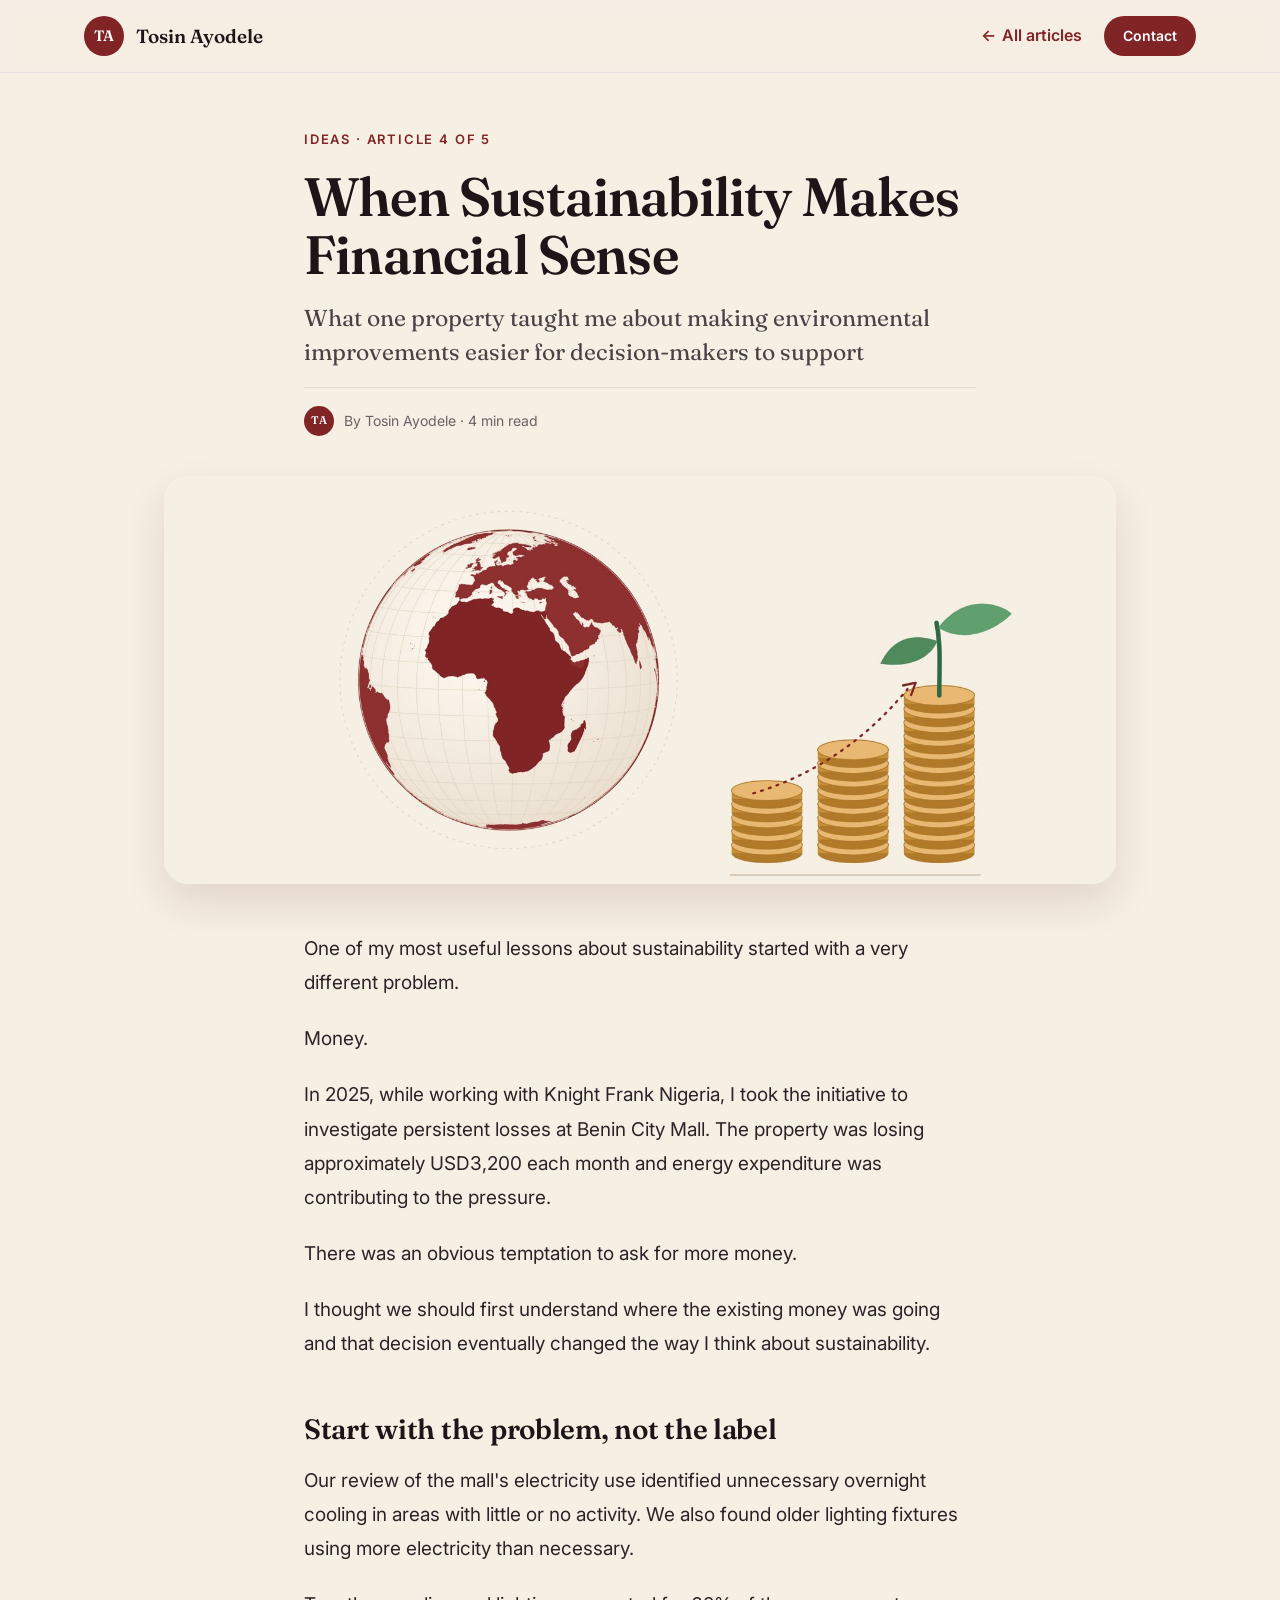
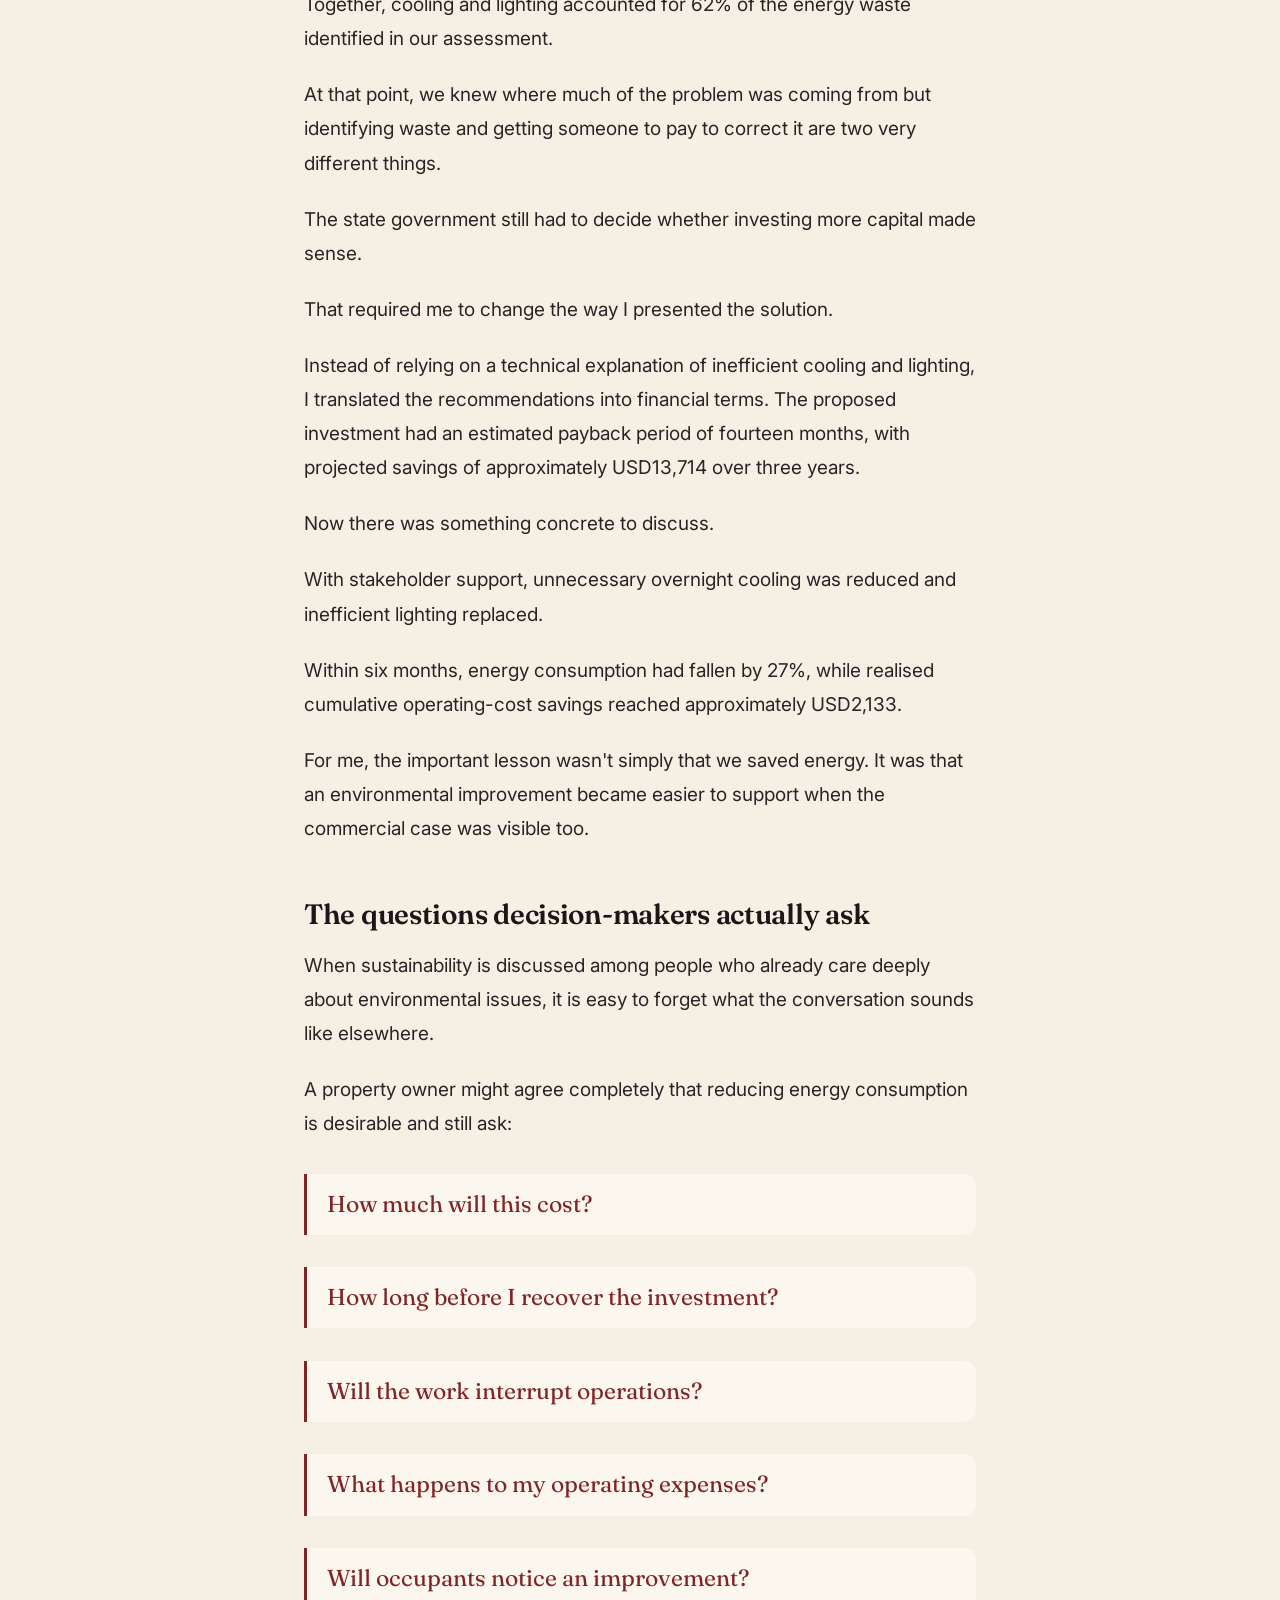
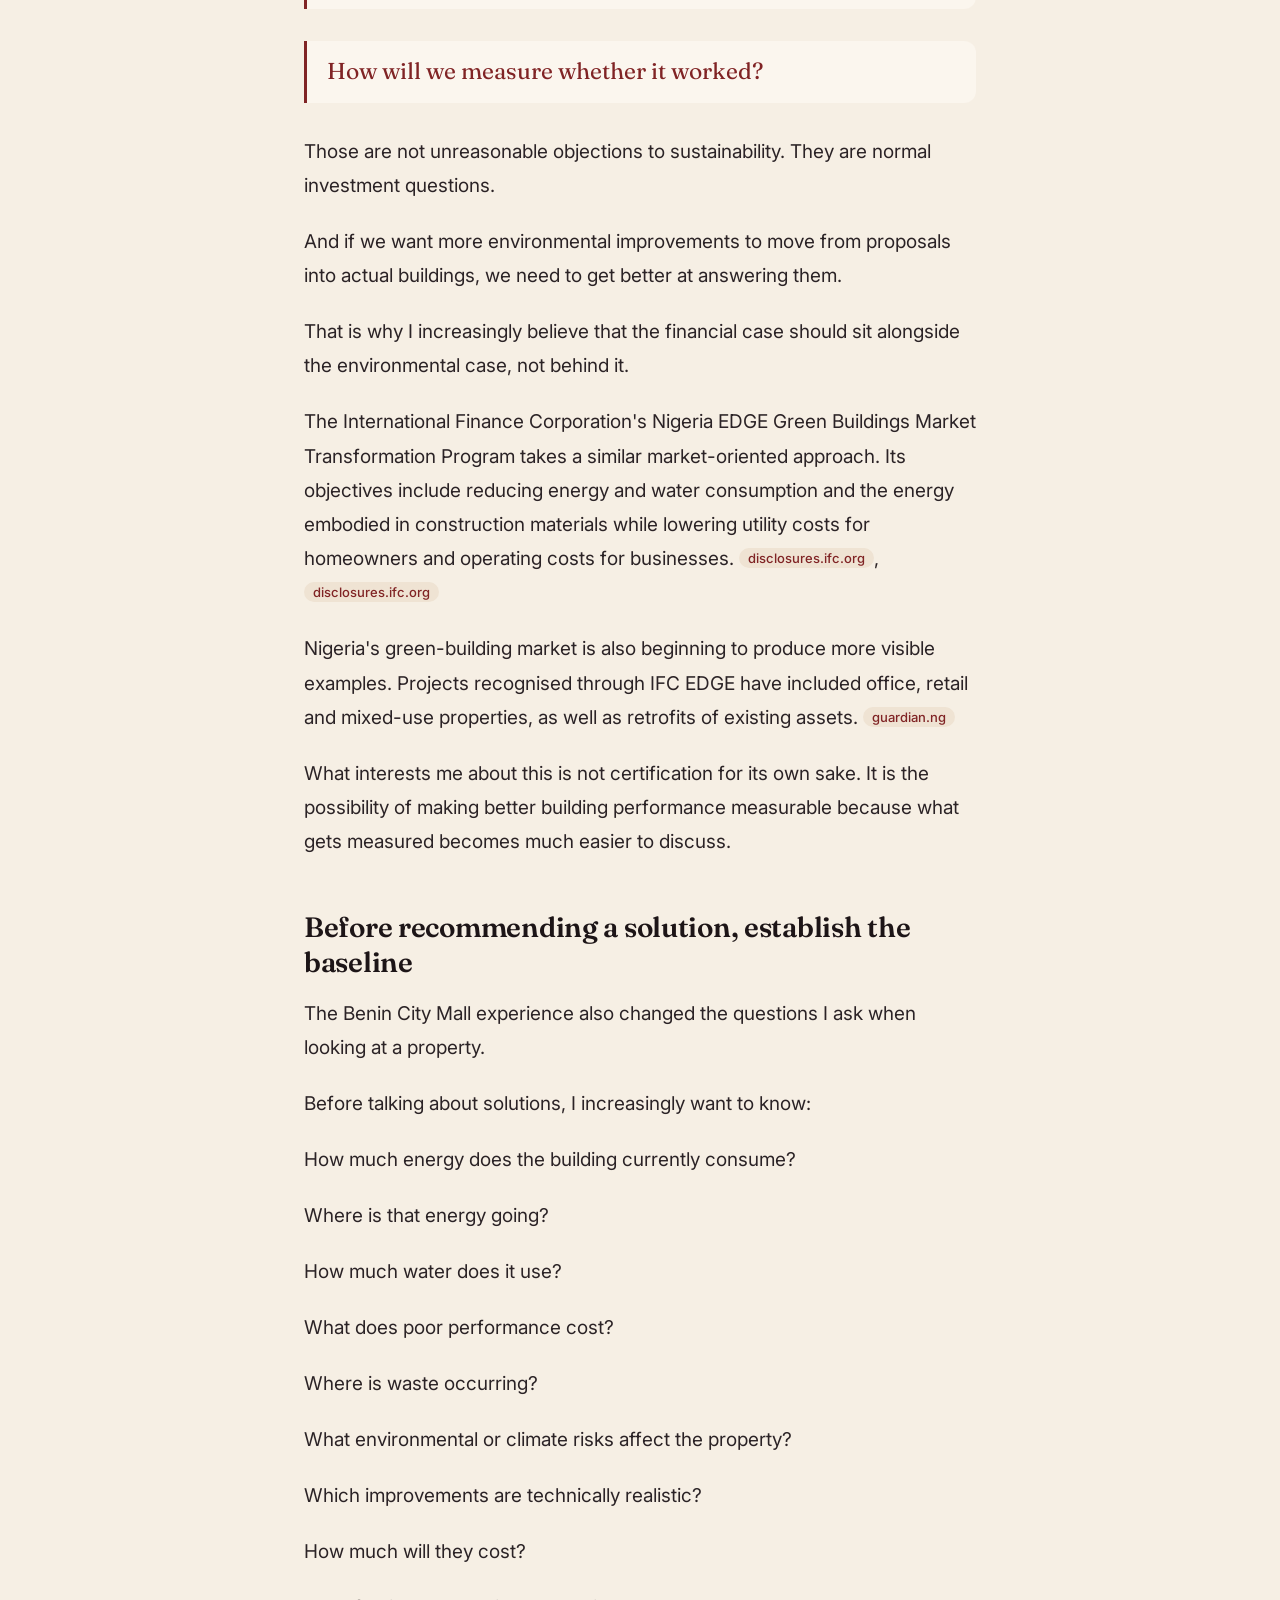
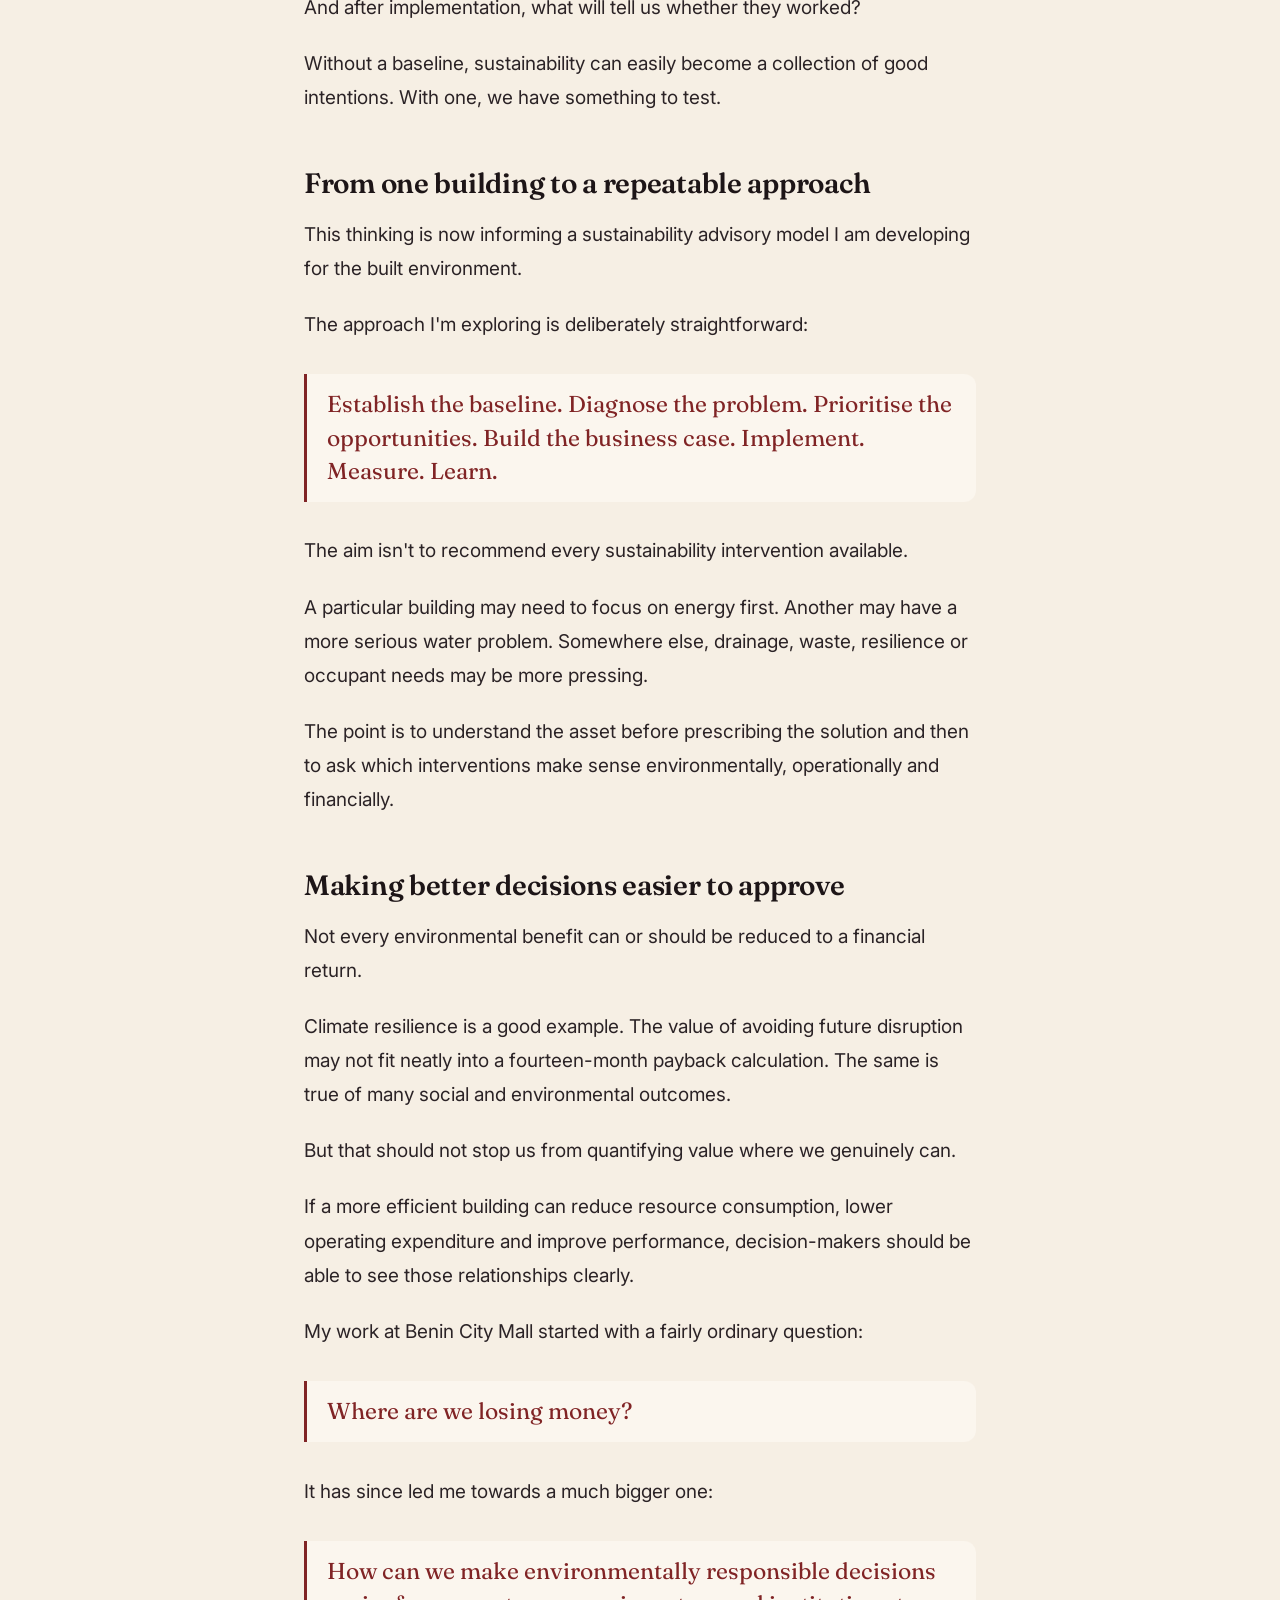
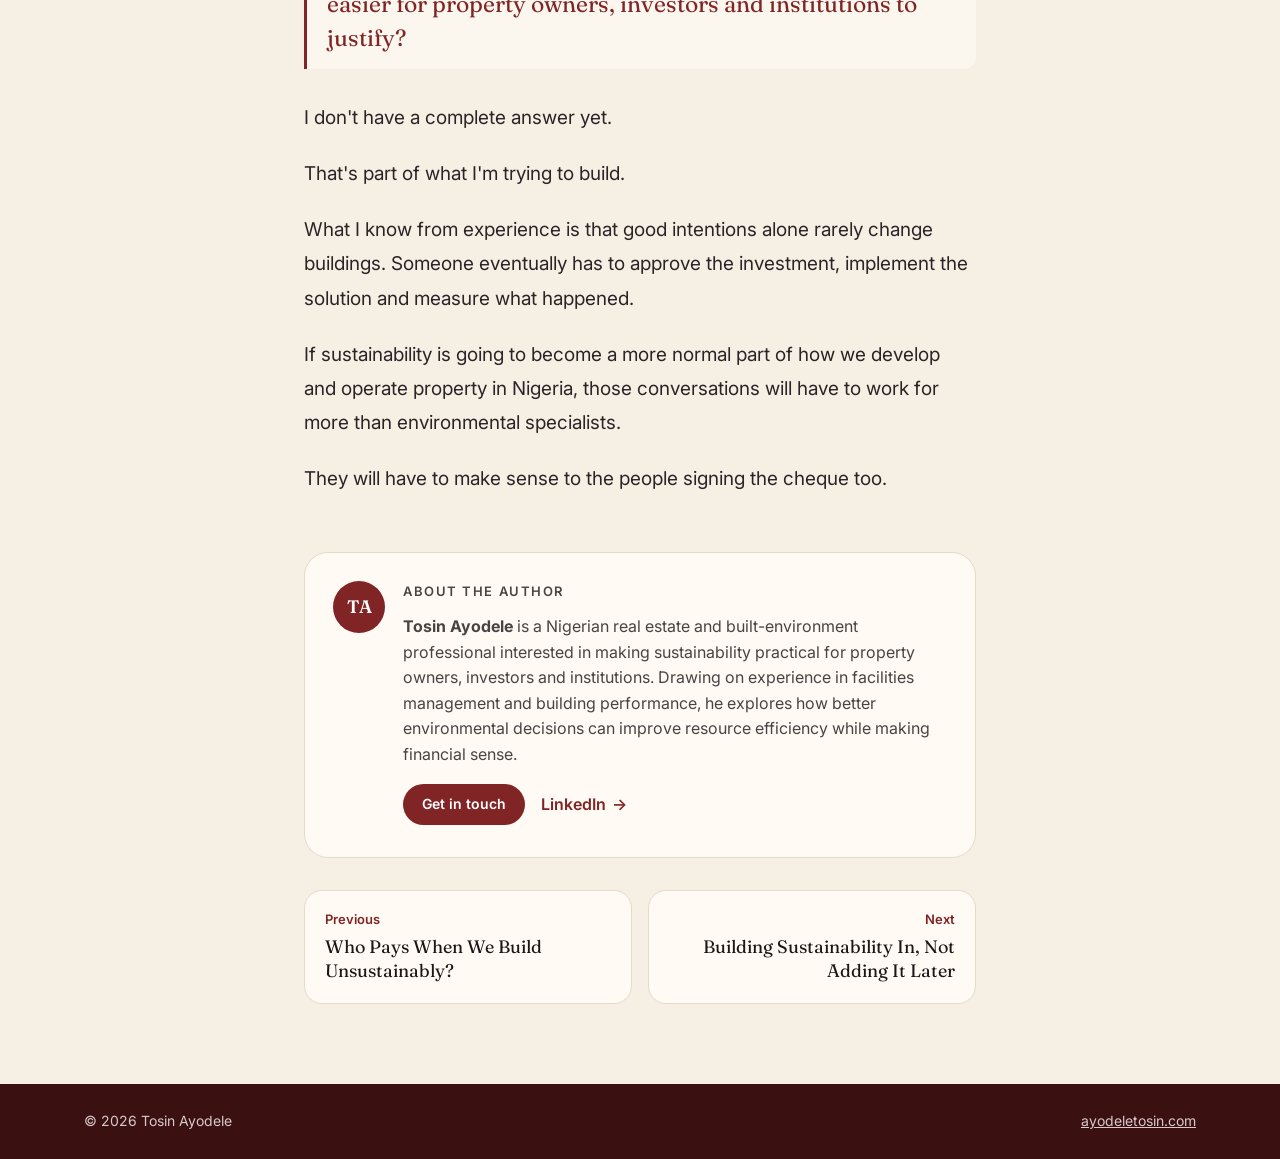
<file: ideas/when-sustainability-makes-financial-sense.html>
<!doctype html>
<html lang="en">
<head>
<meta charset="utf-8">
<meta name="viewport" content="width=device-width, initial-scale=1">
<title>When Sustainability Makes Financial Sense | Tosin Ayodele</title>
<meta name="description" content="What one property taught me about making environmental improvements easier for decision-makers to support">
<meta property="og:title" content="When Sustainability Makes Financial Sense">
<meta property="og:description" content="What one property taught me about making environmental improvements easier for decision-makers to support">
<meta property="og:image" content="https://ayodeletosin.com/assets/og.jpg">
<meta property="og:url" content="https://ayodeletosin.com/ideas/when-sustainability-makes-financial-sense.html">
<meta property="og:type" content="article">
<meta name="twitter:card" content="summary_large_image">
<link rel="canonical" href="https://ayodeletosin.com/ideas/when-sustainability-makes-financial-sense.html">
<link rel="icon" href="../assets/favicon.svg">
<link rel="preconnect" href="https://fonts.googleapis.com">
<link rel="preconnect" href="https://fonts.gstatic.com" crossorigin>
<link href="https://fonts.googleapis.com/css2?family=Fraunces:opsz,wght@9..144,500;9..144,600&family=Inter:wght@400;500;600&display=swap" rel="stylesheet">
<link rel="stylesheet" href="../styles.css?v=f8761496">
</head>
<body class="article-page">
<a class="skip" href="#main">Skip to content</a>
<div class="progress" id="progress" aria-hidden="true"></div>
<header class="nav-wrap scrolled">
  <nav class="container nav" aria-label="Main">
    <a href="../index.html" class="brand"><span class="mono">TA</span><span class="brand-name">Tosin Ayodele</span></a>
    <div class="row">
      <a href="../index.html#ideas" class="btn-link"><span aria-hidden="true">←</span> All articles</a>
      <a href="../index.html#contact" class="btn btn-primary btn-sm">Contact</a>
    </div>
  </nav>
</header>
<main id="main">
  <article class="art">
    <header class="art-head container-narrow">
      <p class="eyebrow">Ideas · Article 4 of 5</p>
      <h1>When Sustainability Makes Financial Sense</h1>
      <p class="art-stand">What one property taught me about making environmental improvements easier for decision-makers to support</p>
      <p class="art-meta"><span class="mono sm">TA</span>By Tosin Ayodele · 4 min read</p>
    </header>
    <figure class="art-hero art-hero-wide"><img src="../assets/earth-money.jpg" alt="" width="1600" height="686"></figure>
    <div class="art-body container-narrow">
<p>One of my most useful lessons about sustainability started with a very different problem.</p>
<p>Money.</p>
<p>In 2025, while working with Knight Frank Nigeria, I took the initiative to investigate persistent losses at Benin City Mall. The property was losing approximately USD3,200 each month and energy expenditure was contributing to the pressure.</p>
<p>There was an obvious temptation to ask for more money.</p>
<p>I thought we should first understand where the existing money was going and that decision eventually changed the way I think about sustainability.</p>
<h2>Start with the problem, not the label</h2>
<p>Our review of the mall&#x27;s electricity use identified unnecessary overnight cooling in areas with little or no activity. We also found older lighting fixtures using more electricity than necessary.</p>
<p>Together, cooling and lighting accounted for 62% of the energy waste identified in our assessment.</p>
<p>At that point, we knew where much of the problem was coming from but identifying waste and getting someone to pay to correct it are two very different things.</p>
<p>The state government still had to decide whether investing more capital made sense.</p>
<p>That required me to change the way I presented the solution.</p>
<p>Instead of relying on a technical explanation of inefficient cooling and lighting, I translated the recommendations into financial terms. The proposed investment had an estimated payback period of fourteen months, with projected savings of approximately USD13,714 over three years.</p>
<p>Now there was something concrete to discuss.</p>
<p>With stakeholder support, unnecessary overnight cooling was reduced and inefficient lighting replaced.</p>
<p>Within six months, energy consumption had fallen by 27%, while realised cumulative operating-cost savings reached approximately USD2,133.</p>
<p>For me, the important lesson wasn&#x27;t simply that we saved energy. It was that an environmental improvement became easier to support when the commercial case was visible too.</p>
<h2>The questions decision-makers actually ask</h2>
<p>When sustainability is discussed among people who already care deeply about environmental issues, it is easy to forget what the conversation sounds like elsewhere.</p>
<p>A property owner might agree completely that reducing energy consumption is desirable and still ask:</p>
<p class="pull">How much will this cost?</p>
<p class="pull">How long before I recover the investment?</p>
<p class="pull">Will the work interrupt operations?</p>
<p class="pull">What happens to my operating expenses?</p>
<p class="pull">Will occupants notice an improvement?</p>
<p class="pull">How will we measure whether it worked?</p>
<p>Those are not unreasonable objections to sustainability. They are normal investment questions.</p>
<p>And if we want more environmental improvements to move from proposals into actual buildings, we need to get better at answering them.</p>
<p>That is why I increasingly believe that the financial case should sit alongside the environmental case, not behind it.</p>
<p>The International Finance Corporation&#x27;s Nigeria EDGE Green Buildings Market Transformation Program takes a similar market-oriented approach. Its objectives include reducing energy and water consumption and the energy embodied in construction materials while lowering utility costs for homeowners and operating costs for businesses. <a class="src" href="https://disclosures.ifc.org/project-detail/AS/603764/projectname-pending" target="_blank" rel="noopener">disclosures.ifc.org</a>, <a class="src" href="https://disclosures.ifc.org/project-detail/AS/603764/nigeria-edge-green-buildings-market-transformation-program" target="_blank" rel="noopener">disclosures.ifc.org</a></p>
<p>Nigeria&#x27;s green-building market is also beginning to produce more visible examples. Projects recognised through IFC EDGE have included office, retail and mixed-use properties, as well as retrofits of existing assets. <a class="src" href="https://guardian.ng/news/ifc-edge-recognises-new-green-building-projects-at-future-cities-africa-green-building-summit/" target="_blank" rel="noopener">guardian.ng</a></p>
<p>What interests me about this is not certification for its own sake. It is the possibility of making better building performance measurable because what gets measured becomes much easier to discuss.</p>
<h2>Before recommending a solution, establish the baseline</h2>
<p>The Benin City Mall experience also changed the questions I ask when looking at a property.</p>
<p>Before talking about solutions, I increasingly want to know:</p>
<p>How much energy does the building currently consume?</p>
<p>Where is that energy going?</p>
<p>How much water does it use?</p>
<p>What does poor performance cost?</p>
<p>Where is waste occurring?</p>
<p>What environmental or climate risks affect the property?</p>
<p>Which improvements are technically realistic?</p>
<p>How much will they cost?</p>
<p>And after implementation, what will tell us whether they worked?</p>
<p>Without a baseline, sustainability can easily become a collection of good intentions. With one, we have something to test.</p>
<h2>From one building to a repeatable approach</h2>
<p>This thinking is now informing a sustainability advisory model I am developing for the built environment.</p>
<p>The approach I&#x27;m exploring is deliberately straightforward:</p>
<p class="pull">Establish the baseline. Diagnose the problem. Prioritise the opportunities. Build the business case. Implement. Measure. Learn.</p>
<p>The aim isn&#x27;t to recommend every sustainability intervention available.</p>
<p>A particular building may need to focus on energy first. Another may have a more serious water problem. Somewhere else, drainage, waste, resilience or occupant needs may be more pressing.</p>
<p>The point is to understand the asset before prescribing the solution and then to ask which interventions make sense environmentally, operationally and financially.</p>
<h2>Making better decisions easier to approve</h2>
<p>Not every environmental benefit can or should be reduced to a financial return.</p>
<p>Climate resilience is a good example. The value of avoiding future disruption may not fit neatly into a fourteen-month payback calculation. The same is true of many social and environmental outcomes.</p>
<p>But that should not stop us from quantifying value where we genuinely can.</p>
<p>If a more efficient building can reduce resource consumption, lower operating expenditure and improve performance, decision-makers should be able to see those relationships clearly.</p>
<p>My work at Benin City Mall started with a fairly ordinary question:</p>
<p class="pull">Where are we losing money?</p>
<p>It has since led me towards a much bigger one:</p>
<p class="pull">How can we make environmentally responsible decisions easier for property owners, investors and institutions to justify?</p>
<p>I don&#x27;t have a complete answer yet.</p>
<p>That&#x27;s part of what I&#x27;m trying to build.</p>
<p>What I know from experience is that good intentions alone rarely change buildings. Someone eventually has to approve the investment, implement the solution and measure what happened.</p>
<p>If sustainability is going to become a more normal part of how we develop and operate property in Nigeria, those conversations will have to work for more than environmental specialists.</p>
<p>They will have to make sense to the people signing the cheque too.</p>
    </div>
    <footer class="container-narrow art-foot">
      <div class="author">
        <span class="mono">TA</span>
        <div>
          <p class="author-name">About the author</p>
          <p><strong>Tosin Ayodele</strong> is a Nigerian real estate and built-environment professional interested in making sustainability practical for property owners, investors and institutions. Drawing on experience in facilities management and building performance, he explores how better environmental decisions can improve resource efficiency while making financial sense.</p>
          <div class="row"><a href="../index.html#contact" class="btn btn-primary btn-sm">Get in touch</a><a href="https://www.linkedin.com/in/tosin-ayodele-10151a142" class="btn-link" target="_blank" rel="noopener">LinkedIn <span aria-hidden="true">→</span></a></div>
        </div>
      </div>
      <nav class="art-navs" aria-label="More articles"><a class="art-nav prev" href="who-pays-when-we-build-unsustainably.html"><span>Previous</span>Who Pays When We Build Unsustainably?</a><a class="art-nav next" href="building-sustainability-in.html"><span>Next</span>Building Sustainability In, Not Adding It Later</a></nav>
    </footer>
  </article>
</main>
<footer class="footer">
  <div class="container footer-row"><span>© 2026 Tosin Ayodele</span><a href="../index.html" style="color:inherit">ayodeletosin.com</a></div>
</footer>
<script>
(function(){var p=document.getElementById('progress');function u(){var h=document.documentElement,max=h.scrollHeight-h.clientHeight;p.style.transform='scaleX('+(max>0?h.scrollTop/max:0)+')';}window.addEventListener('scroll',u,{passive:true});u();})();
</script>
</body>
</html>
</file>
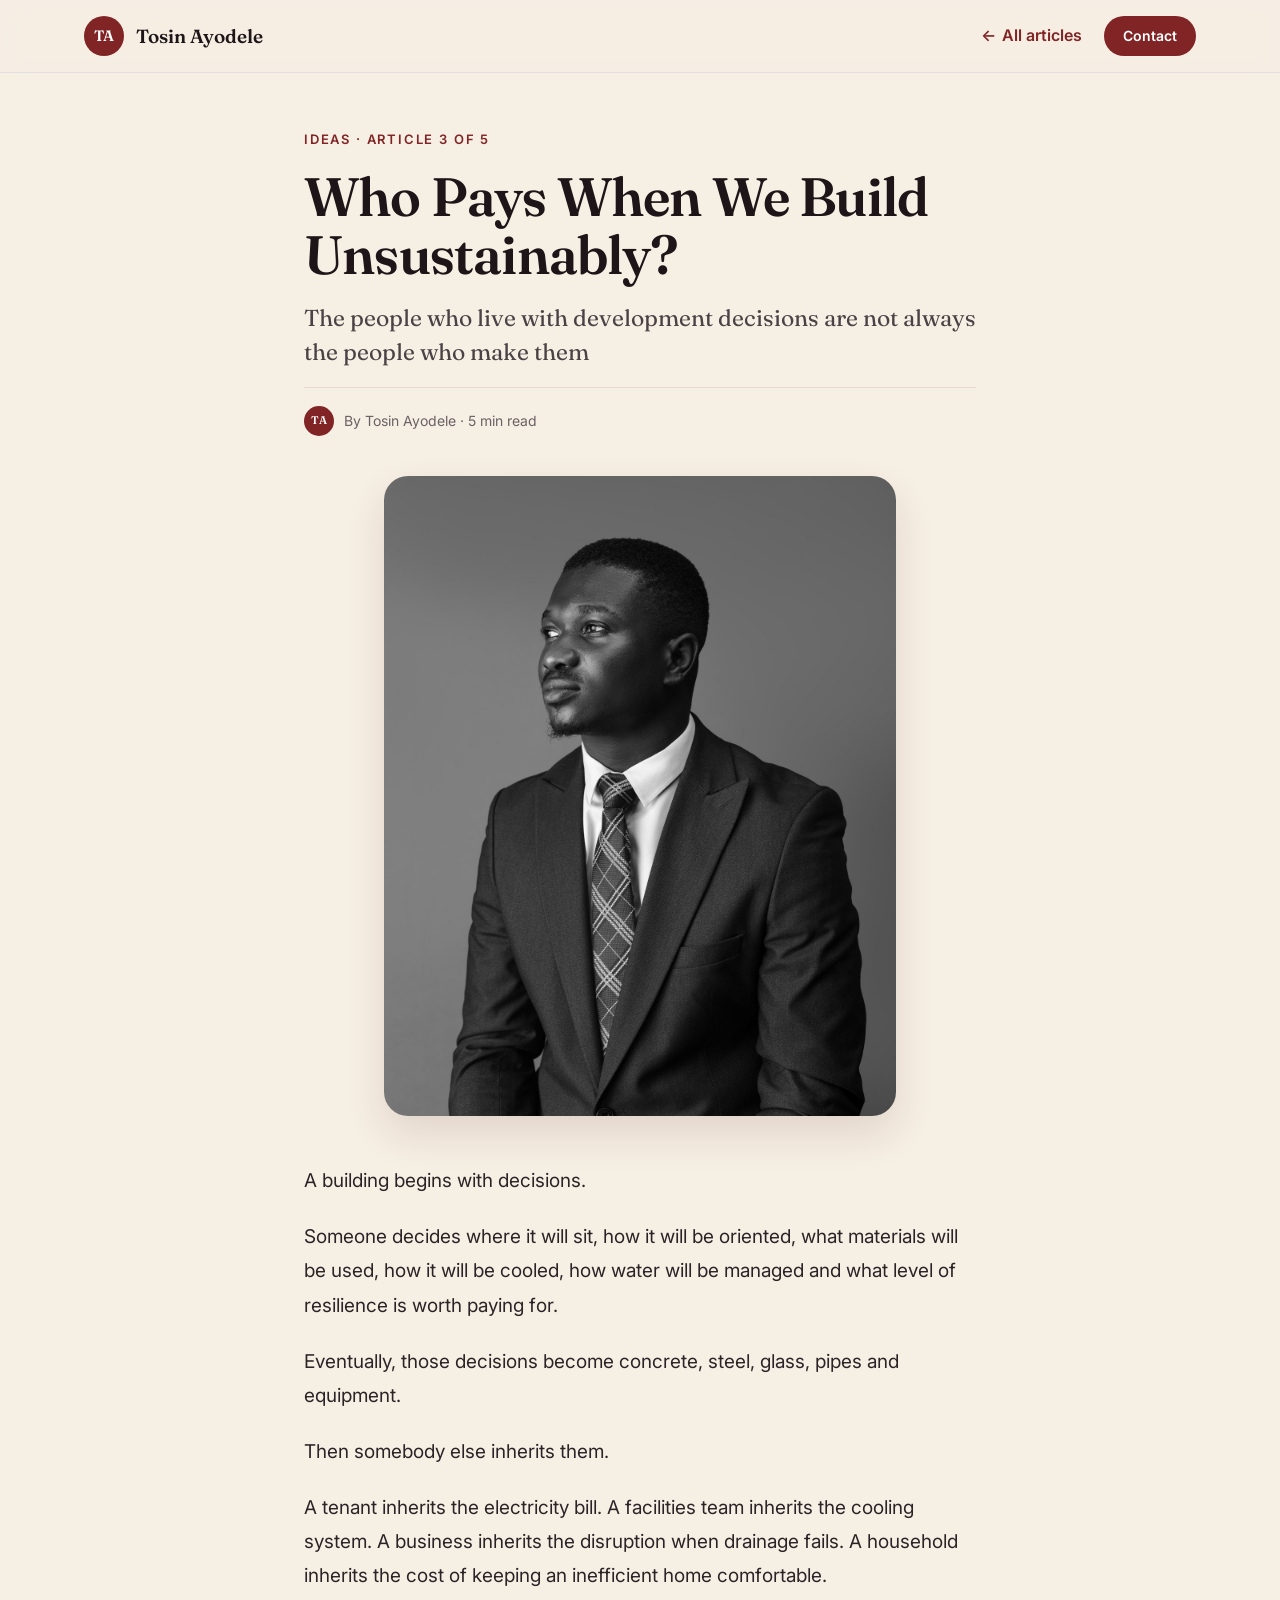
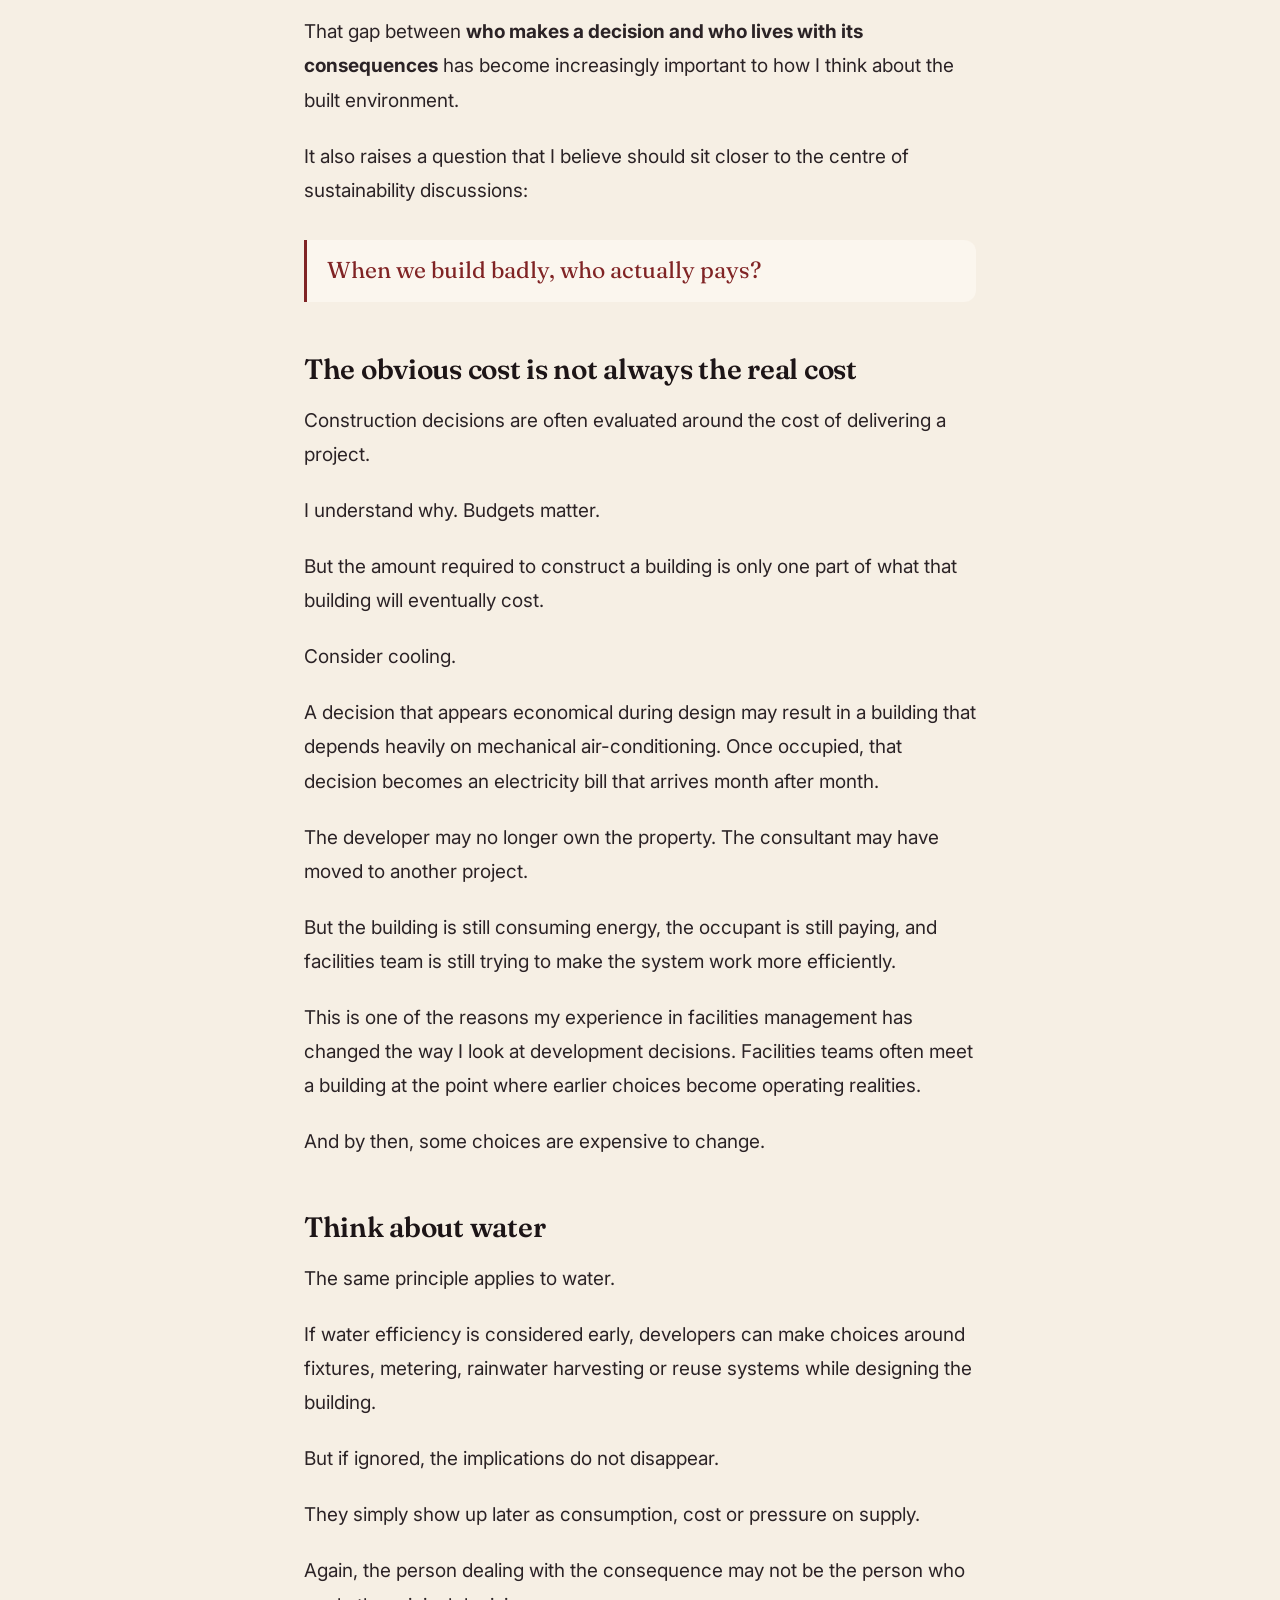
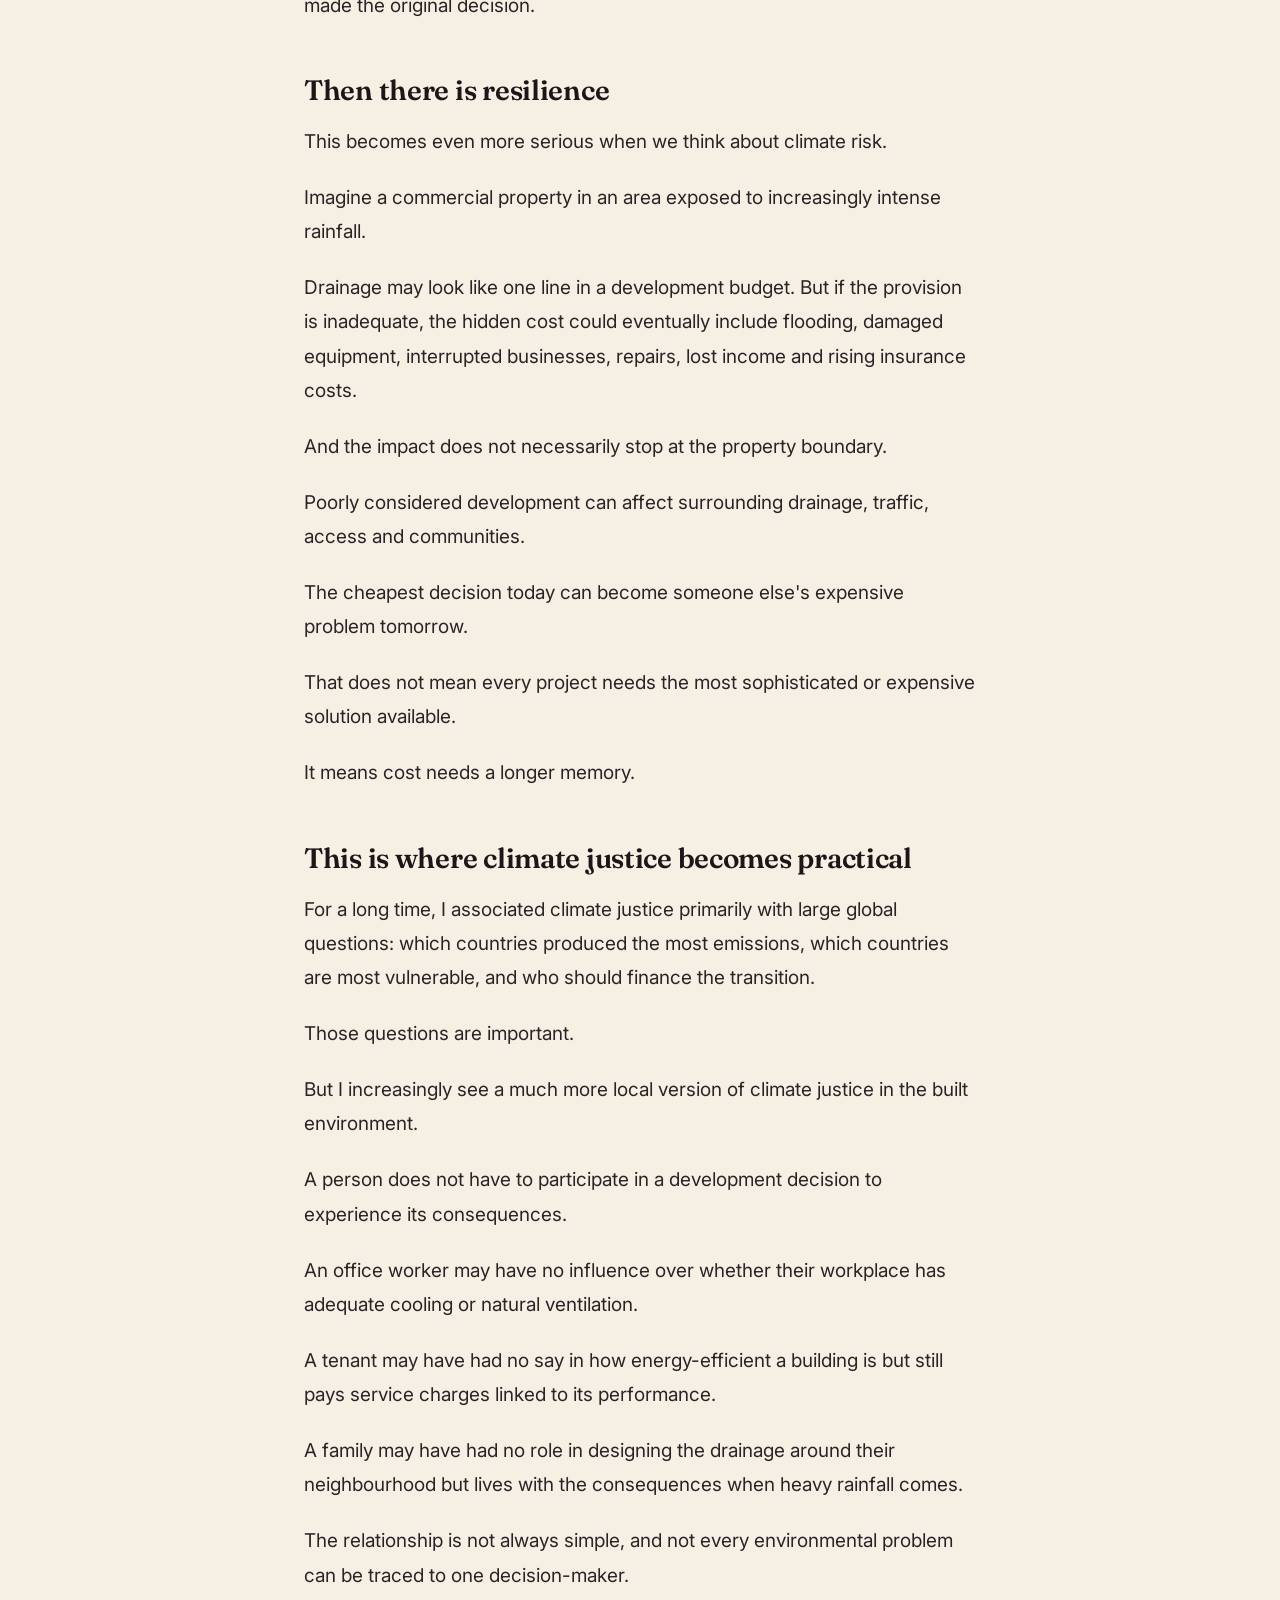
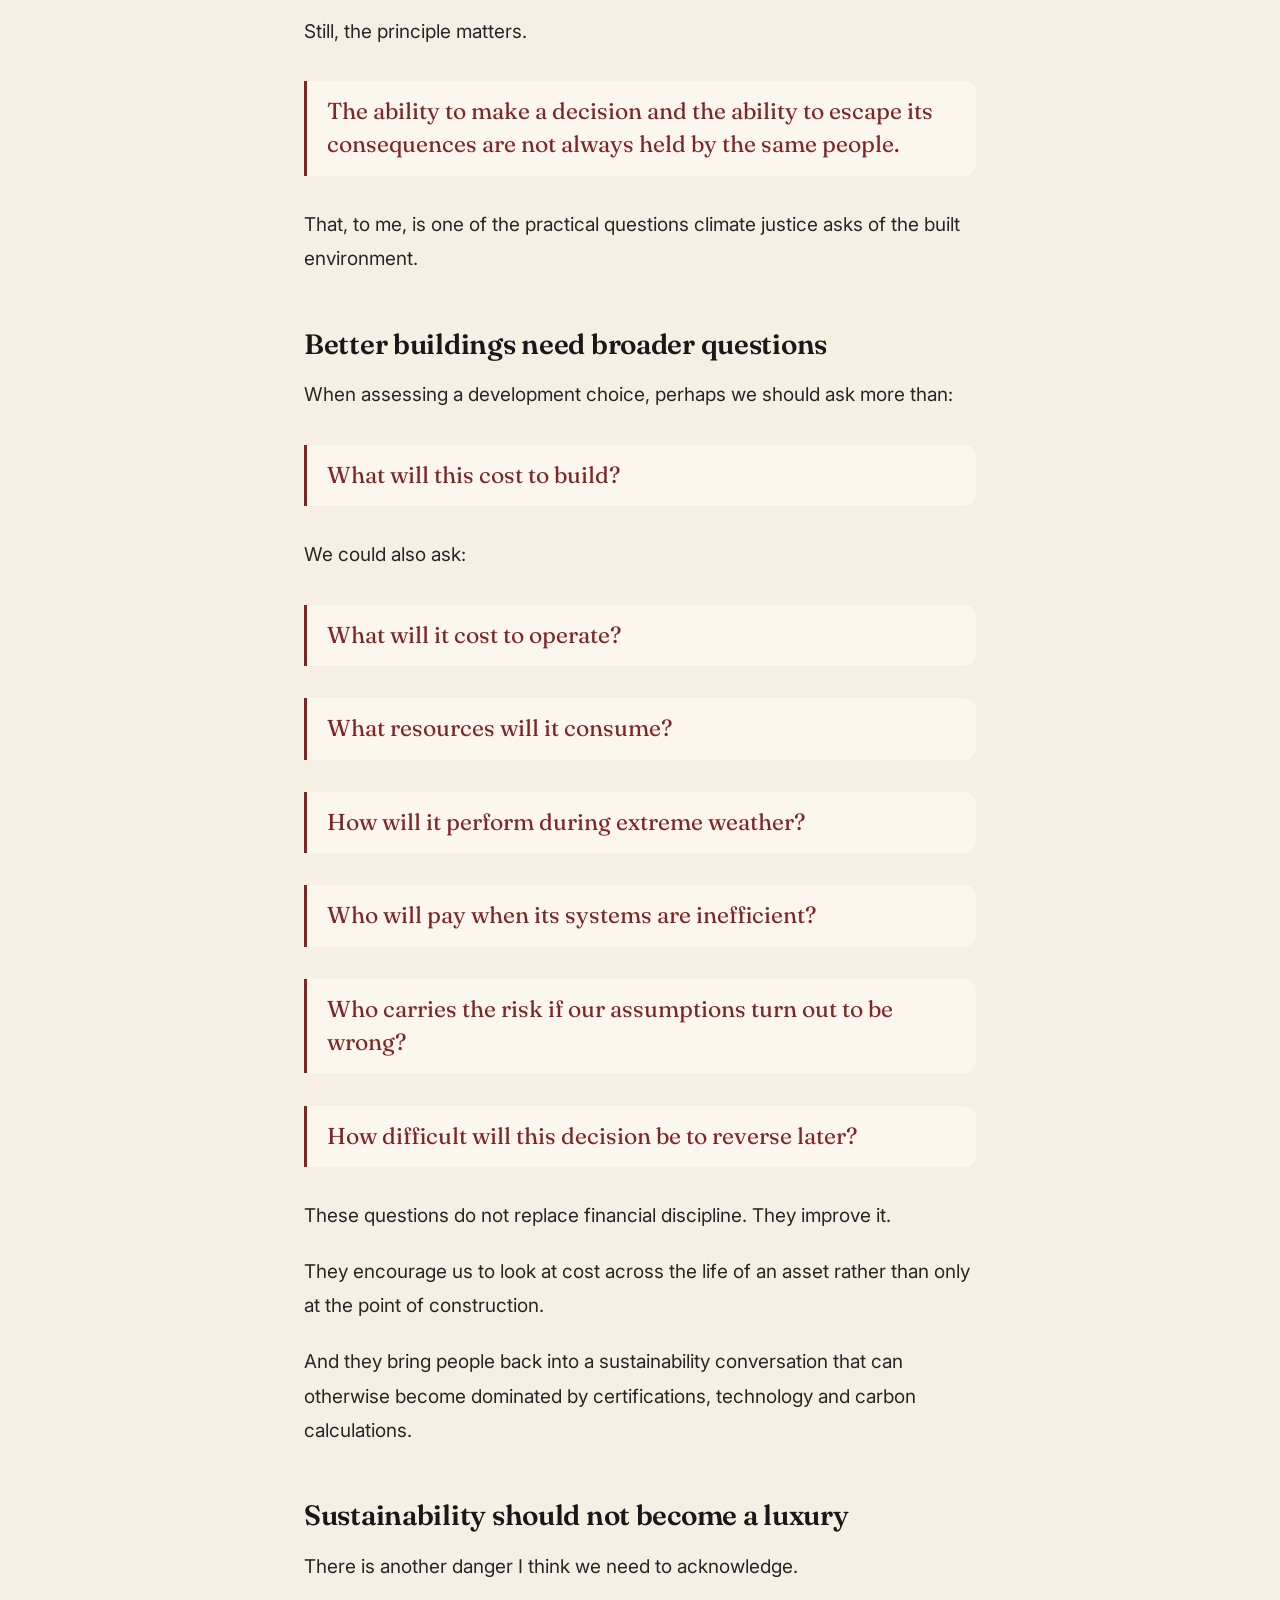
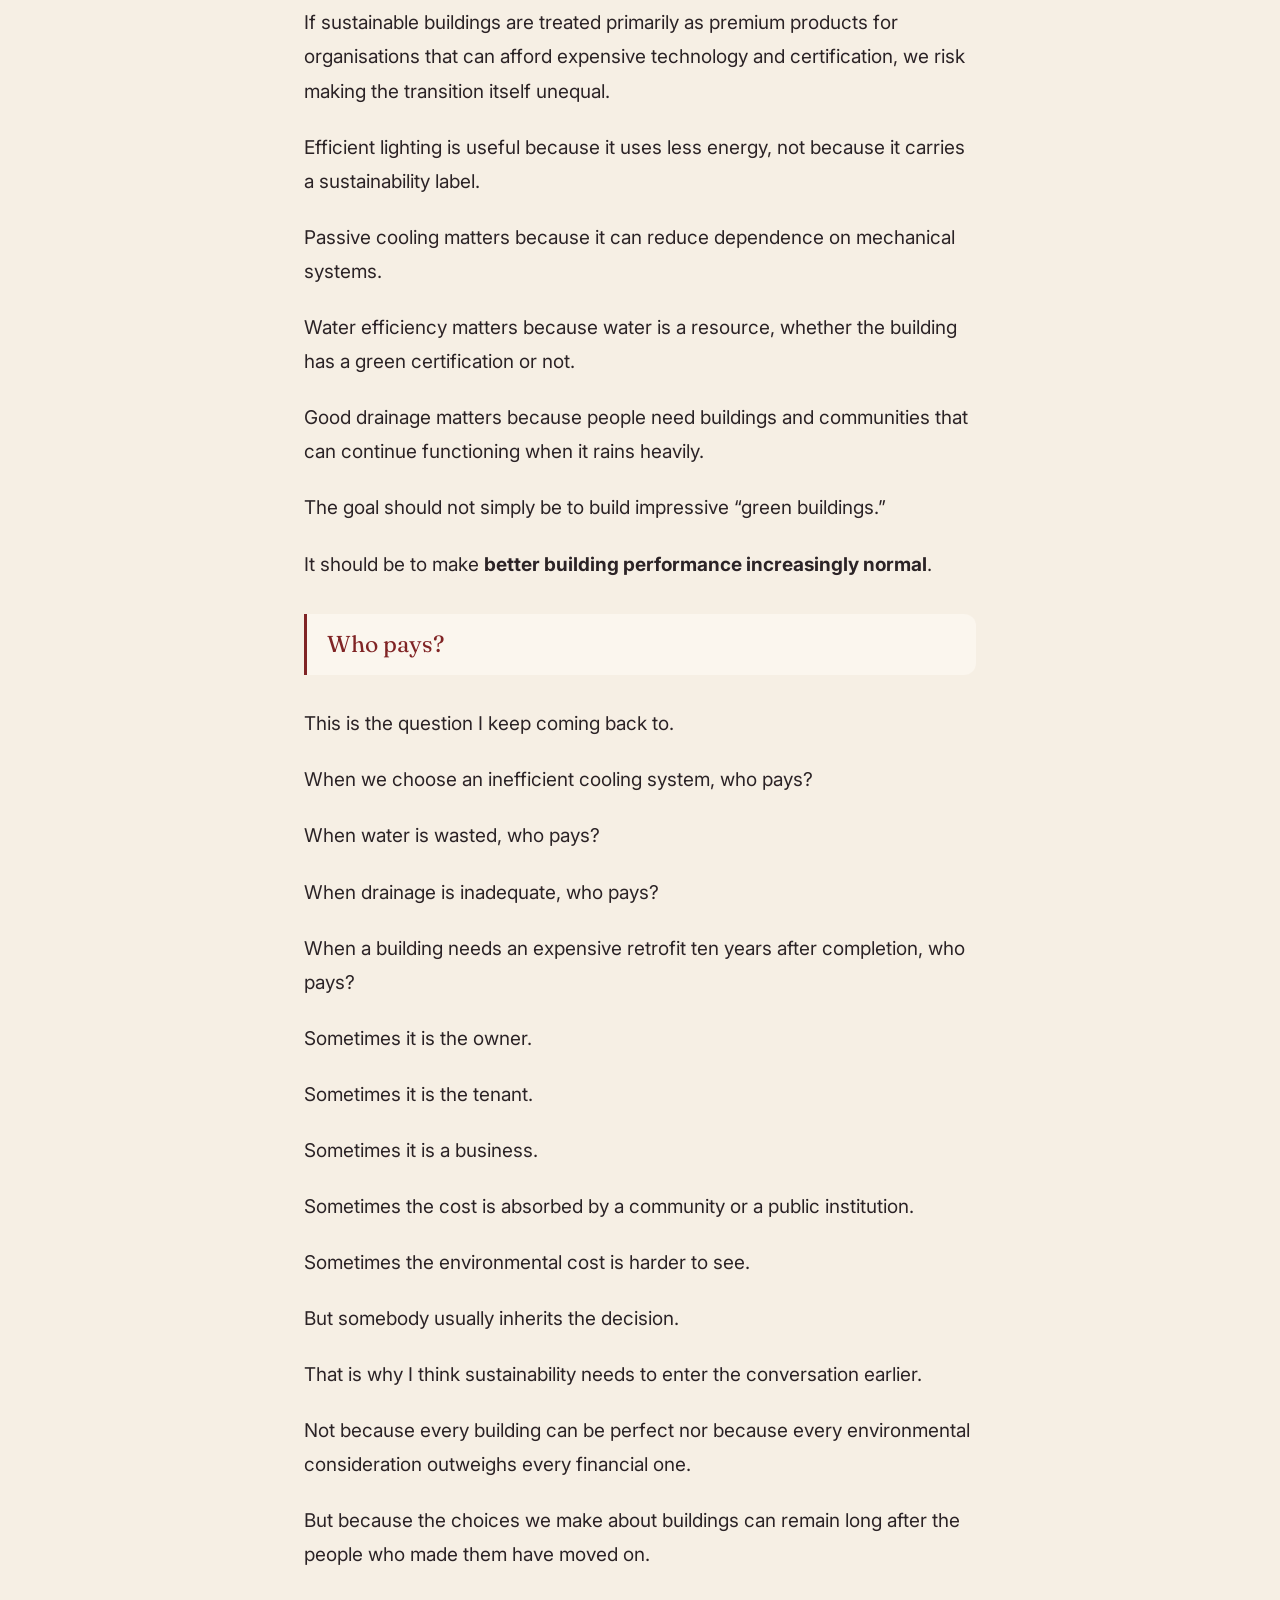
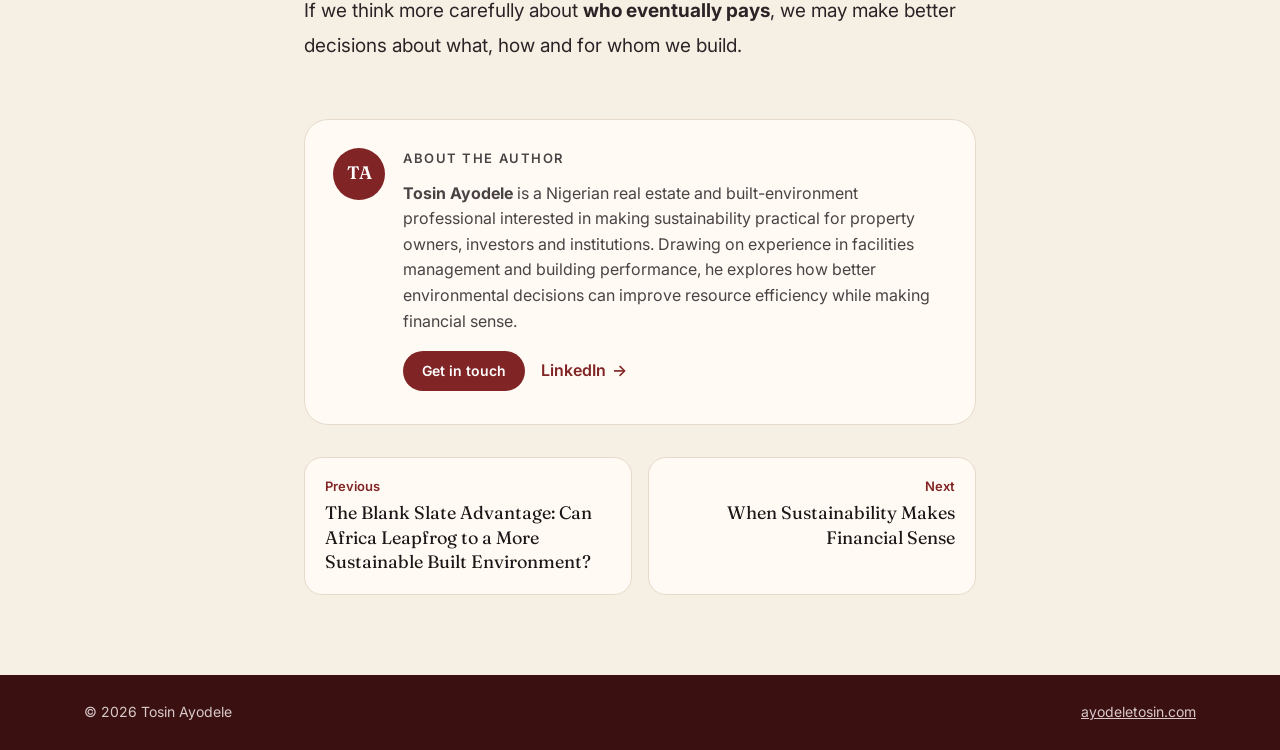
<file: ideas/who-pays-when-we-build-unsustainably.html>
<!doctype html>
<html lang="en">
<head>
<meta charset="utf-8">
<meta name="viewport" content="width=device-width, initial-scale=1">
<title>Who Pays When We Build Unsustainably? | Tosin Ayodele</title>
<meta name="description" content="The people who live with development decisions are not always the people who make them">
<meta property="og:title" content="Who Pays When We Build Unsustainably?">
<meta property="og:description" content="The people who live with development decisions are not always the people who make them">
<meta property="og:image" content="https://ayodeletosin.com/assets/og.jpg">
<meta property="og:url" content="https://ayodeletosin.com/ideas/who-pays-when-we-build-unsustainably.html">
<meta property="og:type" content="article">
<meta name="twitter:card" content="summary_large_image">
<link rel="canonical" href="https://ayodeletosin.com/ideas/who-pays-when-we-build-unsustainably.html">
<link rel="icon" href="../assets/favicon.svg">
<link rel="preconnect" href="https://fonts.googleapis.com">
<link rel="preconnect" href="https://fonts.gstatic.com" crossorigin>
<link href="https://fonts.googleapis.com/css2?family=Fraunces:opsz,wght@9..144,500;9..144,600&family=Inter:wght@400;500;600&display=swap" rel="stylesheet">
<link rel="stylesheet" href="../styles.css?v=f8761496">
</head>
<body class="article-page">
<a class="skip" href="#main">Skip to content</a>
<div class="progress" id="progress" aria-hidden="true"></div>
<header class="nav-wrap scrolled">
  <nav class="container nav" aria-label="Main">
    <a href="../index.html" class="brand"><span class="mono">TA</span><span class="brand-name">Tosin Ayodele</span></a>
    <div class="row">
      <a href="../index.html#ideas" class="btn-link"><span aria-hidden="true">←</span> All articles</a>
      <a href="../index.html#contact" class="btn btn-primary btn-sm">Contact</a>
    </div>
  </nav>
</header>
<main id="main">
  <article class="art">
    <header class="art-head container-narrow">
      <p class="eyebrow">Ideas · Article 3 of 5</p>
      <h1>Who Pays When We Build Unsustainably?</h1>
      <p class="art-stand">The people who live with development decisions are not always the people who make them</p>
      <p class="art-meta"><span class="mono sm">TA</span>By Tosin Ayodele · 5 min read</p>
    </header>
    <figure class="art-hero art-hero-portrait"><img src="../assets/tosin-portrait-bw.jpg" alt="" width="1600" height="686"></figure>
    <div class="art-body container-narrow">
<p>A building begins with decisions.</p>
<p>Someone decides where it will sit, how it will be oriented, what materials will be used, how it will be cooled, how water will be managed and what level of resilience is worth paying for.</p>
<p>Eventually, those decisions become concrete, steel, glass, pipes and equipment.</p>
<p>Then somebody else inherits them.</p>
<p>A tenant inherits the electricity bill. A facilities team inherits the cooling system. A business inherits the disruption when drainage fails. A household inherits the cost of keeping an inefficient home comfortable.</p>
<p>That gap between <strong>who makes a decision and who lives with its consequences</strong> has become increasingly important to how I think about the built environment.</p>
<p>It also raises a question that I believe should sit closer to the centre of sustainability discussions:</p>
<p class="pull">When we build badly, who actually pays?</p>
<h2>The obvious cost is not always the real cost</h2>
<p>Construction decisions are often evaluated around the cost of delivering a project.</p>
<p>I understand why. Budgets matter.</p>
<p>But the amount required to construct a building is only one part of what that building will eventually cost.</p>
<p>Consider cooling.</p>
<p>A decision that appears economical during design may result in a building that depends heavily on mechanical air-conditioning. Once occupied, that decision becomes an electricity bill that arrives month after month.</p>
<p>The developer may no longer own the property. The consultant may have moved to another project.</p>
<p>But the building is still consuming energy, the occupant is still paying, and facilities team is still trying to make the system work more efficiently.</p>
<p>This is one of the reasons my experience in facilities management has changed the way I look at development decisions. Facilities teams often meet a building at the point where earlier choices become operating realities.</p>
<p>And by then, some choices are expensive to change.</p>
<h2>Think about water</h2>
<p>The same principle applies to water.</p>
<p>If water efficiency is considered early, developers can make choices around fixtures, metering, rainwater harvesting or reuse systems while designing the building.</p>
<p>But if ignored, the implications do not disappear.</p>
<p>They simply show up later as consumption, cost or pressure on supply.</p>
<p>Again, the person dealing with the consequence may not be the person who made the original decision.</p>
<h2>Then there is resilience</h2>
<p>This becomes even more serious when we think about climate risk.</p>
<p>Imagine a commercial property in an area exposed to increasingly intense rainfall.</p>
<p>Drainage may look like one line in a development budget. But if the provision is inadequate, the hidden cost could eventually include flooding, damaged equipment, interrupted businesses, repairs, lost income and rising insurance costs.</p>
<p>And the impact does not necessarily stop at the property boundary.</p>
<p>Poorly considered development can affect surrounding drainage, traffic, access and communities.</p>
<p>The cheapest decision today can become someone else&#x27;s expensive problem tomorrow.</p>
<p>That does not mean every project needs the most sophisticated or expensive solution available.</p>
<p>It means cost needs a longer memory.</p>
<h2>This is where climate justice becomes practical</h2>
<p>For a long time, I associated climate justice primarily with large global questions: which countries produced the most emissions, which countries are most vulnerable, and who should finance the transition.</p>
<p>Those questions are important.</p>
<p>But I increasingly see a much more local version of climate justice in the built environment.</p>
<p>A person does not have to participate in a development decision to experience its consequences.</p>
<p>An office worker may have no influence over whether their workplace has adequate cooling or natural ventilation.</p>
<p>A tenant may have had no say in how energy-efficient a building is but still pays service charges linked to its performance.</p>
<p>A family may have had no role in designing the drainage around their neighbourhood but lives with the consequences when heavy rainfall comes.</p>
<p>The relationship is not always simple, and not every environmental problem can be traced to one decision-maker.</p>
<p>Still, the principle matters.</p>
<p class="pull">The ability to make a decision and the ability to escape its consequences are not always held by the same people.</p>
<p>That, to me, is one of the practical questions climate justice asks of the built environment.</p>
<h2>Better buildings need broader questions</h2>
<p>When assessing a development choice, perhaps we should ask more than:</p>
<p class="pull">What will this cost to build?</p>
<p>We could also ask:</p>
<p class="pull">What will it cost to operate?</p>
<p class="pull">What resources will it consume?</p>
<p class="pull">How will it perform during extreme weather?</p>
<p class="pull">Who will pay when its systems are inefficient?</p>
<p class="pull">Who carries the risk if our assumptions turn out to be wrong?</p>
<p class="pull">How difficult will this decision be to reverse later?</p>
<p>These questions do not replace financial discipline. They improve it.</p>
<p>They encourage us to look at cost across the life of an asset rather than only at the point of construction.</p>
<p>And they bring people back into a sustainability conversation that can otherwise become dominated by certifications, technology and carbon calculations.</p>
<h2>Sustainability should not become a luxury</h2>
<p>There is another danger I think we need to acknowledge.</p>
<p>If sustainable buildings are treated primarily as premium products for organisations that can afford expensive technology and certification, we risk making the transition itself unequal.</p>
<p>Efficient lighting is useful because it uses less energy, not because it carries a sustainability label.</p>
<p>Passive cooling matters because it can reduce dependence on mechanical systems.</p>
<p>Water efficiency matters because water is a resource, whether the building has a green certification or not.</p>
<p>Good drainage matters because people need buildings and communities that can continue functioning when it rains heavily.</p>
<p>The goal should not simply be to build impressive “green buildings.”</p>
<p>It should be to make <strong>better building performance increasingly normal</strong>.</p>
<p class="pull">Who pays?</p>
<p>This is the question I keep coming back to.</p>
<p>When we choose an inefficient cooling system, who pays?</p>
<p>When water is wasted, who pays?</p>
<p>When drainage is inadequate, who pays?</p>
<p>When a building needs an expensive retrofit ten years after completion, who pays?</p>
<p>Sometimes it is the owner.</p>
<p>Sometimes it is the tenant.</p>
<p>Sometimes it is a business.</p>
<p>Sometimes the cost is absorbed by a community or a public institution.</p>
<p>Sometimes the environmental cost is harder to see.</p>
<p>But somebody usually inherits the decision.</p>
<p>That is why I think sustainability needs to enter the conversation earlier.</p>
<p>Not because every building can be perfect nor because every environmental consideration outweighs every financial one.</p>
<p>But because the choices we make about buildings can remain long after the people who made them have moved on.</p>
<p>If we think more carefully about <strong>who eventually pays</strong>, we may make better decisions about what, how and for whom we build.</p>
    </div>
    <footer class="container-narrow art-foot">
      <div class="author">
        <span class="mono">TA</span>
        <div>
          <p class="author-name">About the author</p>
          <p><strong>Tosin Ayodele</strong> is a Nigerian real estate and built-environment professional interested in making sustainability practical for property owners, investors and institutions. Drawing on experience in facilities management and building performance, he explores how better environmental decisions can improve resource efficiency while making financial sense.</p>
          <div class="row"><a href="../index.html#contact" class="btn btn-primary btn-sm">Get in touch</a><a href="https://www.linkedin.com/in/tosin-ayodele-10151a142" class="btn-link" target="_blank" rel="noopener">LinkedIn <span aria-hidden="true">→</span></a></div>
        </div>
      </div>
      <nav class="art-navs" aria-label="More articles"><a class="art-nav prev" href="the-blank-slate-advantage.html"><span>Previous</span>The Blank Slate Advantage: Can Africa Leapfrog to a More Sustainable Built Environment?</a><a class="art-nav next" href="when-sustainability-makes-financial-sense.html"><span>Next</span>When Sustainability Makes Financial Sense</a></nav>
    </footer>
  </article>
</main>
<footer class="footer">
  <div class="container footer-row"><span>© 2026 Tosin Ayodele</span><a href="../index.html" style="color:inherit">ayodeletosin.com</a></div>
</footer>
<script>
(function(){var p=document.getElementById('progress');function u(){var h=document.documentElement,max=h.scrollHeight-h.clientHeight;p.style.transform='scaleX('+(max>0?h.scrollTop/max:0)+')';}window.addEventListener('scroll',u,{passive:true});u();})();
</script>
</body>
</html>
</file>
<file: styles.css>
:root{
  --maroon:#802425; --maroon-dark:#5E1A1B; --maroon-deep:#3A1011; --maroon-tint:#F6ECEB; --maroon-line:#E9D6D5;
  --paper:#FBF9F8; --mist:#EEEBEC; --white:#FFFFFF;
  --ink:#1D1517; --body:#4B4245; --muted:#6B6164; --line:#E4DFE0;
  --sage:#2F6B45; --amber:#8A5A0E; --slate:#3E5C76; --grey:#5F5759;
  --serif:'Fraunces',Georgia,serif; --sans:Inter,system-ui,-apple-system,sans-serif;
}
*{box-sizing:border-box}
html{scroll-behavior:smooth;scroll-padding-top:80px}
body{margin:0;background:var(--paper);color:var(--ink);font-family:var(--sans);font-size:16px;line-height:1.6;-webkit-font-smoothing:antialiased;overflow-x:hidden}
img,svg{max-width:100%}
h1,h2,h3{margin:0;font-weight:600;letter-spacing:-.01em}
p{margin:0}
a{color:var(--maroon)}a:hover{color:var(--maroon-dark)}
:focus-visible{outline:3px solid var(--maroon);outline-offset:3px}
.sr-only{position:absolute;width:1px;height:1px;overflow:hidden;clip:rect(0 0 0 0);white-space:nowrap}
.skip{position:absolute;left:-999px;top:8px;background:var(--maroon);color:#fff;padding:10px 14px;border-radius:8px;z-index:50}
.skip:focus{left:8px}
[hidden]{display:none!important}

.container{max-width:1160px;margin:0 auto;padding:0 24px}
.row{display:flex;flex-wrap:wrap;gap:12px;align-items:center}
.row-between{display:flex;flex-wrap:wrap;justify-content:space-between;align-items:flex-end;gap:16px}

/* buttons */
.btn{display:inline-flex;align-items:center;justify-content:center;gap:10px;min-height:48px;padding:12px 22px;border-radius:999px;font-weight:600;font-size:15px;text-decoration:none;border:1.5px solid transparent;cursor:pointer;transition:background .2s,color .2s,border-color .2s}
.btn-sm{min-height:40px;padding:8px 18px;font-size:14px}
.btn-primary{background:var(--maroon);color:#fff}.btn-primary:hover{background:var(--maroon-dark);color:#fff}
.btn-outline{border-color:var(--maroon);color:var(--maroon)}.btn-outline:hover{background:var(--maroon);color:#fff}
.btn-light{background:#fff;color:var(--maroon);border:none}.btn-light:hover{background:var(--maroon-tint);color:var(--maroon-dark)}
.btn-link{display:inline-flex;gap:6px;align-items:center;font-weight:600;color:var(--maroon);text-decoration:none;padding:12px 4px;min-height:44px}
.btn-link:hover{text-decoration:underline}

/* tags (evidence labels) */
.tag{display:inline-block;font-size:12px;font-weight:600;letter-spacing:.02em;padding:4px 10px;border-radius:999px;border:1px solid currentColor;line-height:1.3;white-space:nowrap}
.tag-measured{color:var(--sage);background:#EEF5F0}
.tag-realised{color:var(--maroon);background:var(--maroon-tint)}
.tag-calculated{color:var(--slate);background:#EDF2F7}
.tag-projected{color:var(--amber);background:#FBF3E4}
.tag-observed,.tag-verified{color:var(--grey);background:#F2F0F0}
.tag-proposed{color:#7A4E10;background:#FBF0DC}

/* nav */
.nav-wrap{position:sticky;top:0;z-index:30;background:rgba(251,249,248,.92);backdrop-filter:saturate(1.4) blur(10px);-webkit-backdrop-filter:saturate(1.4) blur(10px);border-bottom:1px solid transparent;transition:border-color .2s}
.nav-wrap.scrolled{border-bottom-color:var(--line)}
.nav{display:flex;align-items:center;justify-content:space-between;gap:16px;min-height:72px}
.brand{display:flex;align-items:center;gap:12px;text-decoration:none;color:var(--ink)}
.mono{width:40px;height:40px;border-radius:50%;background:var(--maroon);color:#fff;display:flex;align-items:center;justify-content:center;font-family:var(--serif);font-weight:600;font-size:15px}
.brand-name{font-family:var(--serif);font-weight:600;font-size:19px}
.nav-links{display:flex;align-items:center;gap:4px 22px;font-size:15px}
.nav-links a:not(.btn){color:var(--ink);text-decoration:none;padding:10px 0;position:relative}
.nav-links a:not(.btn)::after{content:"";position:absolute;left:0;right:0;bottom:4px;height:2px;background:var(--maroon);transform:scaleX(0);transition:transform .25s;transform-origin:left}
.nav-links a:not(.btn):hover::after,.nav-links a.active::after{transform:scaleX(1)}
.menu-btn{display:none;background:none;border:none;color:var(--ink);width:44px;height:44px;border-radius:10px;cursor:pointer;align-items:center;justify-content:center}
@media (max-width:1020px){
  .menu-btn{display:flex}
  .nav-links{position:absolute;left:0;right:0;top:72px;background:var(--paper);border-bottom:1px solid var(--line);flex-direction:column;align-items:stretch;padding:8px 24px 20px;gap:0;display:none;box-shadow:0 20px 30px rgba(29,21,23,.08)}
  .nav-links.open{display:flex}
  .nav-links a:not(.btn){padding:14px 0;border-bottom:1px solid var(--line);font-size:17px}
  .nav-links a:not(.btn)::after{display:none}
  .nav-links .btn{margin-top:14px;align-self:flex-start}
}

/* hero */
.hero{padding:56px 0 64px}
.hero-grid{display:flex;flex-wrap:wrap;gap:56px;align-items:center}
.hero-copy{flex:999 1 520px;min-width:0;display:flex;flex-direction:column;gap:24px}
.kicker{font-size:15px;font-weight:600;color:var(--maroon)}
.hero h1{font-family:var(--serif);font-size:clamp(52px,7.5vw,96px);line-height:.98;letter-spacing:-.02em;color:var(--ink)}
.lead{font-size:clamp(18px,1.6vw,21px);line-height:1.6;color:var(--body);max-width:600px}
.creds{font-size:14px;font-weight:600;letter-spacing:.12em;color:var(--muted)}
.hero-photo{flex:1 1 300px;min-width:0;display:flex;justify-content:center;position:relative}
.hero-photo::before{content:"";position:absolute;inset:28px -16px -16px 28px;background:var(--maroon);border-radius:200px 200px 24px 24px;z-index:0}
.hero-photo img{position:relative;z-index:1;width:100%;max-width:380px;height:auto;aspect-ratio:4/5;object-fit:cover;object-position:center top;border-radius:200px 200px 24px 24px;display:block}
@media (max-width:640px){.hero{padding:32px 0 48px}.hero-photo::before{inset:18px -10px -10px 18px}.hero-photo{padding-right:10px}}

.evidence-strip{margin-top:56px;display:grid;grid-template-columns:repeat(4,minmax(0,1fr));background:#fff;border:1px solid var(--line);border-radius:24px;overflow:hidden}
.ev{padding:28px 24px;display:flex;flex-direction:column;gap:8px;align-items:flex-start;border-right:1px solid var(--line)}
.ev:last-child{border-right:none}
.ev-num{font-family:var(--serif);font-size:clamp(34px,3.4vw,46px);font-weight:600;color:var(--maroon);line-height:1}
.ev-num small{font-size:.45em;color:var(--muted);font-family:var(--sans);font-weight:500}
.ev-label{font-size:14px;color:var(--body);line-height:1.45}
.strip-note{margin-top:18px;font-size:15px;color:var(--muted);max-width:760px}
@media (max-width:860px){.evidence-strip{grid-template-columns:repeat(2,minmax(0,1fr))}.ev:nth-child(2){border-right:none}.ev:nth-child(-n+2){border-bottom:1px solid var(--line)}}
@media (max-width:420px){.ev{padding:22px 16px}}

/* pillars */
.pillars-sec{padding:0 0 88px}
.pillars{display:grid;grid-template-columns:repeat(3,minmax(0,1fr));gap:20px}
.pillar{background:var(--mist);border-radius:24px;padding:32px;display:flex;flex-direction:column;gap:14px;color:var(--maroon)}
.pillar h2{font-family:var(--serif);font-size:24px;color:var(--ink)}
.pillar p{color:var(--body);font-size:15px}
@media (max-width:820px){.pillars{grid-template-columns:1fr}}

/* sections */
.sec{padding:96px 0}
.sec-small{padding:0 0 88px}
.sec-tint{background:#fff;border-top:1px solid var(--line);border-bottom:1px solid var(--line)}
.sec-dark{background:var(--maroon-deep);color:#F5EDED}
.sec-maroon{background:var(--maroon);color:#fff}
.sec-head{display:flex;flex-direction:column;gap:12px;margin-bottom:48px;max-width:780px}
.sec-head.row-between{max-width:none;flex-direction:row}
.eyebrow{font-size:13px;font-weight:600;letter-spacing:.14em;text-transform:uppercase;color:var(--maroon)}
.eyebrow.light,.sec-dark .eyebrow{color:#E9B872}
.sec-head h2{font-family:var(--serif);font-size:clamp(32px,4vw,52px);line-height:1.1}
.sec-sub{font-size:17px;color:var(--muted)}
.sub-h{font-family:var(--serif);font-size:26px;margin:72px 0 24px}
.sub-h.light{color:#fff;margin-top:64px}
.h-sm{font-family:var(--serif);font-size:24px}
@media (max-width:640px){.sec{padding:72px 0}.sec-head{margin-bottom:36px}}

/* story */
.story{display:grid;grid-template-columns:minmax(0,1fr) minmax(0,1.6fr);gap:48px}
.story .sec-head{position:sticky;top:110px;align-self:start}
.story-body{display:flex;flex-direction:column;gap:20px;font-size:18px;line-height:1.75;color:var(--body);max-width:680px}
.story-lead{font-family:var(--serif);font-size:clamp(22px,2.2vw,27px);line-height:1.45;color:var(--ink)}
.story-break{font-family:var(--serif);font-size:22px;color:var(--maroon);padding:12px 0 0;border-top:1px solid var(--maroon-line)}
@media (max-width:860px){.story{grid-template-columns:1fr;gap:0}.story .sec-head{position:static}}

/* case study */
.case{display:flex;flex-direction:column;gap:20px}
.case-grid{display:grid;grid-template-columns:repeat(2,minmax(0,1fr));gap:20px}
.case-block{background:var(--paper);border:1px solid var(--line);border-radius:24px;padding:32px;display:flex;flex-direction:column;gap:14px}
.case-block h3{font-family:var(--serif);font-size:22px;color:var(--ink)}
.case-block p{color:var(--body)}
.case-block.lesson{background:var(--maroon);border-color:var(--maroon);color:#fff}
.case-block.lesson h3{color:#fff}.case-block.lesson p{color:#F6E5E5;font-size:17px;line-height:1.7}
.found{display:flex;flex-wrap:wrap;gap:32px;align-items:center;background:var(--maroon-tint);border-radius:24px;padding:36px}
.found-copy{flex:999 1 420px;min-width:0;display:flex;flex-direction:column;gap:14px;align-items:flex-start}
.found-copy h3{font-family:var(--serif);font-size:24px}
.found-copy p{color:var(--body);font-size:17px}
.donut-fig{flex:1 1 220px;margin:0;display:flex;flex-direction:column;align-items:center;gap:10px;text-align:center}
.donut-fig svg{width:200px;height:200px}
.donut-num{font-family:var(--serif);font-size:40px;font-weight:600;fill:var(--maroon)}
.donut-cap{font-size:12px;fill:var(--muted)}
.donut-fig figcaption{font-size:13px;color:var(--muted);max-width:240px}
.donut-arc{transition:stroke-dashoffset 1.6s cubic-bezier(.2,.7,.2,1)}
.found.in .donut-arc{stroke-dashoffset:186}
.steps-list{margin:0;padding:0;list-style:none;counter-reset:s;display:flex;flex-direction:column}
.steps-list li{counter-increment:s;display:flex;gap:14px;padding:10px 0;border-bottom:1px solid var(--line);color:var(--body)}
.steps-list li:last-child{border-bottom:none}
.steps-list li::before{content:counter(s);flex:none;width:26px;height:26px;border-radius:50%;background:var(--maroon);color:#fff;font-size:13px;font-weight:600;display:flex;align-items:center;justify-content:center;margin-top:1px}
.results{display:grid;grid-template-columns:repeat(2,minmax(0,1fr));gap:12px}
.res{background:#fff;border:1px solid var(--line);border-radius:16px;padding:18px;display:flex;flex-direction:column;gap:6px;align-items:flex-start}
.res-num{font-family:var(--serif);font-size:28px;font-weight:600;color:var(--maroon);line-height:1.1}
.res-label{font-size:14px;color:var(--body)}
.projection{display:flex;flex-wrap:wrap;gap:10px;align-items:center;font-size:15px;color:var(--body);padding-top:6px}
.chips{display:flex;flex-wrap:wrap;gap:8px}
.chip{background:#fff;border:1px solid var(--line);border-radius:999px;padding:8px 14px;font-size:14px;color:var(--ink)}
@media (max-width:820px){.case-grid{grid-template-columns:1fr}.case-block,.found{padding:24px}}
@media (max-width:380px){.results{grid-template-columns:1fr}}

/* timeline */
.timeline{list-style:none;margin:0;padding:0;position:relative}
.timeline::before{content:"";position:absolute;left:11px;top:10px;bottom:10px;width:2px;background:var(--maroon-line)}
.tl{position:relative;padding:0 0 32px 48px}
.tl::before{content:"";position:absolute;left:4px;top:6px;width:16px;height:16px;border-radius:50%;background:#fff;border:3px solid var(--maroon)}
.tl.current::before{background:var(--maroon)}
.tl-date{font-size:14px;font-weight:600;color:var(--maroon)}
.tl h4{margin:4px 0 2px;font-family:var(--serif);font-size:21px;font-weight:600}
.tl-org{font-size:15px;color:var(--muted)}
.tl p{margin-top:8px;color:var(--body);max-width:720px}

/* building */
.build-top{display:flex;flex-wrap:wrap;gap:48px;align-items:center}
.build-top .sec-head{flex:1 1 420px;min-width:0;margin-bottom:0}
.sec-dark .sec-head h2{color:#fff}
.build-q{font-family:var(--serif);font-size:21px;line-height:1.5;color:#fff}
.build-p{font-size:17px;color:#D9C9CA}
.building-fig{flex:1 1 440px;min-width:0;margin:0;background:#4A1516;border:1px solid #6B2A2B;border-radius:24px;padding:20px}
.building-fig svg{width:100%;height:auto;display:block}
.method{display:flex;flex-wrap:wrap;gap:24px}
.method-tabs{flex:1 1 300px;min-width:0;display:flex;flex-direction:column;gap:8px}
.method-tab{display:flex;align-items:center;gap:14px;width:100%;text-align:left;background:transparent;border:1px solid #6B2A2B;color:#EADADA;border-radius:16px;padding:14px 18px;font-size:16px;font-weight:500;cursor:pointer;min-height:56px;transition:background .2s,border-color .2s}
.method-tab b{font-family:var(--serif);font-size:20px;color:#E9B872;width:22px}
.method-tab:hover{border-color:#B86B6C}
.method-tab[aria-selected="true"]{background:#fff;color:var(--maroon-deep);border-color:#fff;font-weight:600}
.method-tab[aria-selected="true"] b{color:var(--maroon)}
.method-panel{flex:999 1 420px;min-width:0;background:#4A1516;border:1px solid #6B2A2B;border-radius:24px;padding:40px;display:flex;flex-direction:column;gap:16px;justify-content:center;animation:fadeUp .35s ease both}
.method-panel .mp-num{font-family:var(--serif);font-size:72px;line-height:1;color:#E9B872}
.method-panel h4{margin:0;font-family:var(--serif);font-size:30px;color:#fff;font-weight:600}
.method-panel p{font-size:18px;color:#EADADA;line-height:1.65}
.method-progress{display:flex;gap:6px;margin-top:8px}
.method-progress i{flex:1;height:4px;border-radius:4px;background:#6B2A2B}
.method-progress i.on{background:#E9B872}
.stage{margin-top:24px;display:flex;flex-wrap:wrap;gap:16px;justify-content:space-between;align-items:flex-start;border:1px dashed #8A4A4B;border-radius:20px;padding:28px}
.stage>div{flex:1 1 480px;min-width:0}
.stage-label{font-weight:600;color:#E9B872;margin-bottom:6px}
.stage p:not(.stage-label){color:#EADADA}
.stage strong{color:#fff}
@media (max-width:640px){.method-panel{padding:28px}.method-panel .mp-num{font-size:52px}}

/* education */
.edu-grid{display:grid;grid-template-columns:minmax(0,1.5fr) minmax(0,1fr);gap:20px}
.edu-card{background:#fff;border:1px solid var(--line);border-radius:24px;padding:36px;display:flex;flex-direction:column;gap:18px}
.edu-school{font-weight:600;color:var(--maroon)}
.edu-card h3{font-family:var(--serif);font-size:26px}
.edu-facts{display:grid;grid-template-columns:repeat(3,minmax(0,1fr));gap:12px}
.edu-facts>div{background:var(--maroon-tint);border-radius:16px;padding:16px;display:flex;flex-direction:column;gap:2px}
.edu-facts .big{font-family:var(--serif);font-size:26px;font-weight:600;color:var(--maroon);line-height:1.15}
.edu-facts .big small{font-size:.55em;color:var(--muted);font-family:var(--sans)}
.edu-facts span:not(.big){font-size:13px;color:var(--body)}
.edu-card>p:last-child{color:var(--body)}
.impact-card{background:var(--maroon);color:#fff;border-radius:24px;padding:36px;display:flex;flex-direction:column;gap:16px}
.impact-num{display:flex;align-items:baseline;gap:10px}
.impact-num span{font-family:var(--serif);font-size:96px;font-weight:600;line-height:.9}
.impact-num small{font-size:20px;color:#F2D9D9}
.impact-card p:not(.eyebrow){color:#F6E5E5;font-size:17px;line-height:1.65}
.certs{display:grid;grid-template-columns:repeat(2,minmax(0,1fr));gap:12px}
.cert{display:flex;gap:18px;align-items:center;background:#fff;border:1px solid var(--line);border-radius:18px;padding:18px 22px}
.cert-code{flex:none;width:64px;height:64px;border-radius:50%;background:var(--maroon-tint);color:var(--maroon);font-family:var(--serif);font-weight:600;font-size:18px;display:flex;align-items:center;justify-content:center}
.cert div{display:flex;flex-direction:column;gap:2px}
.cert span{font-size:14px;color:var(--muted)}
@media (max-width:860px){.edu-grid,.certs{grid-template-columns:1fr}.edu-card,.impact-card{padding:28px}}
@media (max-width:480px){.edu-facts{grid-template-columns:1fr}}

/* ideas */
.ideas{display:grid;grid-template-columns:repeat(2,minmax(0,1fr));gap:20px}
.idea{background:var(--paper);border:1px solid var(--line);border-radius:24px;padding:32px;display:flex;flex-direction:column;gap:14px;transition:transform .25s,box-shadow .25s}
.idea:hover{transform:translateY(-4px);box-shadow:0 18px 40px rgba(128,36,37,.08)}
.idea-status{align-self:flex-start;font-size:12px;font-weight:600;letter-spacing:.06em;text-transform:uppercase;color:var(--maroon);background:var(--maroon-tint);padding:5px 12px;border-radius:999px}
.idea h3{font-family:var(--serif);font-size:26px;line-height:1.25}
.idea p{color:var(--body)}
.idea-q{font-family:var(--serif);font-style:italic;color:var(--maroon)!important;font-size:18px}
@media (max-width:820px){.ideas{grid-template-columns:1fr}}

/* vision */
.vision{list-style:none;margin:0;padding:0;display:grid;grid-template-columns:repeat(7,minmax(0,1fr));gap:12px;position:relative}
.vision::before{content:"";position:absolute;left:24px;right:24px;top:24px;height:2px;background:var(--maroon-line)}
.vision .bar{position:absolute;left:24px;top:24px;height:2px;background:var(--maroon);width:0;transition:width 2s ease}
.vision.in .bar{width:calc(100% - 48px)}
.v{position:relative;display:flex;flex-direction:column;gap:10px}
.v-dot{width:48px;height:48px;border-radius:50%;background:#fff;border:2px solid var(--maroon);color:var(--maroon);font-family:var(--serif);font-weight:600;display:flex;align-items:center;justify-content:center;font-size:17px;position:relative;z-index:1;transition:background .4s,color .4s}
.vision.in .v-dot{background:var(--maroon);color:#fff}
.v h3{font-family:var(--serif);font-size:20px}
.v p{font-size:14px;color:var(--body);line-height:1.55}
@media (max-width:1020px){
  .vision{grid-template-columns:1fr;gap:0}
  .vision::before{left:23px;right:auto;top:10px;bottom:10px;width:2px;height:auto}
  .vision .bar{display:none}
  .v{display:grid;grid-template-columns:48px minmax(0,1fr);column-gap:20px;padding-bottom:24px}
  .v-dot{grid-row:span 2}
}

/* labels */
.labels{background:#fff;border:1px solid var(--line);border-radius:24px;padding:32px;display:flex;flex-direction:column;gap:20px}
.label-list{margin:0;display:grid;grid-template-columns:repeat(5,minmax(0,1fr));gap:16px}
.label-list div{display:flex;flex-direction:column;gap:8px}
.label-list dd{margin:0;font-size:14px;color:var(--body)}
@media (max-width:900px){.label-list{grid-template-columns:repeat(2,minmax(0,1fr))}}
@media (max-width:480px){.label-list{grid-template-columns:1fr}}

/* beyond */
.beyond{display:grid;grid-template-columns:repeat(2,minmax(0,1fr));gap:20px}
.fun{border-radius:24px;padding:28px 32px;display:flex;flex-wrap:wrap;gap:20px;align-items:center}
.fun-copy{flex:1 1 200px;min-width:0;display:flex;flex-direction:column;gap:10px}
.fun-copy h3{font-family:var(--serif);font-size:26px}
.fun-art{flex:0 1 170px;width:170px;height:auto}
.tennis{background:var(--mist)}.tennis p{color:var(--body)}
.music{background:var(--ink);color:#fff}.music p{color:#D9CFD1}
.light-link{color:#fff}.light-link:hover{color:#E9B872}
.pill-btn{background:#E9B872;color:var(--ink);border:none;border-radius:999px;padding:10px 18px;font-size:15px;font-weight:600;cursor:pointer;min-height:44px}
.eq{flex:0 1 170px;height:120px;display:flex;align-items:flex-end;gap:6px;justify-content:center}
.eq span{width:9px;border-radius:3px;background:#E9B872;display:block;transform-origin:50% 100%;animation:eq 1s ease-in-out infinite}
.eq.paused span{animation-play-state:paused;background:#6E5A5D}
@media (max-width:820px){.beyond{grid-template-columns:1fr}}

/* contact */
.contact{display:flex;flex-wrap:wrap;gap:56px}
.contact-copy{flex:1 1 340px;min-width:0;display:flex;flex-direction:column;gap:18px;align-items:flex-start}
.contact-copy h2{font-family:var(--serif);font-size:clamp(36px,4.4vw,56px);line-height:1.05}
.contact-copy>p:not(.eyebrow){color:#F6E5E5;font-size:18px}
.contact-list{list-style:none;margin:0;padding:0;display:flex;flex-direction:column;gap:8px;color:#F6E5E5}
.contact-list a{color:#fff}
.form-card{flex:999 1 480px;min-width:0;background:var(--maroon-dark);border-radius:24px;padding:36px}
.form-card form{display:flex;flex-direction:column;gap:16px}
.form-row{display:flex;flex-wrap:wrap;gap:16px}
.form-row label{flex:1 1 200px}
.form-card label{display:flex;flex-direction:column;gap:8px;font-size:14px;color:#F6E5E5}
.form-card input,.form-card textarea{background:#fff;border:1.5px solid transparent;border-radius:12px;padding:13px 14px;font-size:16px;color:var(--ink);font-family:inherit}
.form-card input:focus,.form-card textarea:focus{outline:none;border-color:#E9B872}
.form-card textarea{resize:vertical}
.form-card button{align-self:flex-start}
#thanks{display:flex;flex-direction:column;gap:10px;padding:28px 0}
#thanks h3{font-family:var(--serif);font-size:26px}
.form-error{color:#FFD9C7;font-size:14px}
@media (max-width:640px){.form-card{padding:24px}}

.footer{background:var(--maroon-deep);color:#D9C9CA;padding:26px 0;font-size:14px}
.footer-row{display:flex;flex-wrap:wrap;justify-content:space-between;gap:12px}

/* reveal */
.reveal{opacity:0;transform:translateY(20px);transition:opacity .7s ease,transform .7s ease}
.reveal.in{opacity:1;transform:none}

/* animations */
@keyframes spin{to{transform:rotate(360deg)}}
@keyframes flow{to{stroke-dashoffset:-56}}
@keyframes pulse{0%,100%{opacity:.25}50%{opacity:1}}
@keyframes sway{0%,100%{transform:rotate(-3deg)}50%{transform:rotate(3deg)}}
@keyframes drop{0%{transform:translateY(0);opacity:0}15%{opacity:1}100%{transform:translateY(54px);opacity:0}}
@keyframes rise{0%{transform:translateY(0) rotate(0);opacity:0}25%{opacity:.9}100%{transform:translateY(-90px) rotate(40deg);opacity:0}}
@keyframes bounce{0%,100%{transform:translateY(0)}50%{transform:translateY(-84px)}}
@keyframes squash{0%,100%{transform:scaleX(1);opacity:.4}50%{transform:scaleX(.45);opacity:.15}}
@keyframes eq{0%,100%{transform:scaleY(.2)}50%{transform:scaleY(1)}}
@keyframes fadeUp{from{opacity:0;transform:translateY(8px)}to{opacity:1;transform:none}}
.fx-spin{transform-box:fill-box;transform-origin:center;animation:spin 7s linear infinite}
.fx-spin-fast{transform-box:fill-box;transform-origin:center;animation:spin 2.4s linear infinite}
.fx-flow{stroke-dasharray:6 8;animation:flow 1.6s linear infinite}
.fx-pulse{animation:pulse 3s ease-in-out infinite}
.fx-sway{transform-box:fill-box;transform-origin:50% 100%;animation:sway 4s ease-in-out infinite}
.fx-drop{animation:drop 1.8s ease-in infinite}
.fx-rise{transform-box:fill-box;transform-origin:center;animation:rise 5s ease-out infinite}
.fx-bounce{animation:bounce 1.1s cubic-bezier(.45,0,.55,1) infinite}
.fx-squash{transform-box:fill-box;transform-origin:center;animation:squash 1.1s cubic-bezier(.45,0,.55,1) infinite}
.d04{animation-delay:.4s}.d06{animation-delay:.6s}.d08{animation-delay:.8s}.d12{animation-delay:1.2s}.d15{animation-delay:1.5s}.d17{animation-delay:1.7s}.d19{animation-delay:1.9s}.d24{animation-delay:2.4s}

@media (prefers-reduced-motion:reduce){
  *,*::before,*::after{animation:none!important;transition:none!important}
  html{scroll-behavior:auto}
  .reveal{opacity:1;transform:none}
  .donut-arc{stroke-dashoffset:186}
}
@media (max-width:420px){.ev-num{font-size:30px}}

/* additions: current role, story photos, teaching, testimonials */
.now{font-size:15px;color:var(--body);margin-top:-14px}
.story-photos{display:grid;grid-template-columns:repeat(2,minmax(0,1fr));gap:12px;margin:8px 0}
.story-photos figure{margin:0;display:flex;flex-direction:column;gap:8px}
.story-photos img{width:100%;height:auto;aspect-ratio:3/2;object-fit:cover;border-radius:16px;display:block}
.story-photos figcaption{font-size:13px;color:var(--muted);line-height:1.45}
@media (max-width:520px){.story-photos{grid-template-columns:1fr}}
.impact-stack{display:flex;flex-direction:column;gap:20px}
.teach-card{background:#fff;border:1px solid var(--line);border-radius:24px;padding:32px;display:flex;flex-direction:column;gap:12px}
.teach-card h3{font-family:var(--serif);font-size:24px}
.teach-card p:not(.eyebrow){color:var(--body)}
.teach-card .chip{background:var(--maroon-tint);border-color:var(--maroon-line)}
.quotes{display:grid;grid-template-columns:repeat(auto-fit,minmax(280px,1fr));gap:20px}
.quote{margin:0;background:#fff;border:1px solid var(--line);border-radius:24px;padding:32px;display:flex;flex-direction:column;gap:20px;justify-content:space-between}
.quote blockquote{margin:0;font-family:var(--serif);font-size:19px;line-height:1.55;color:var(--ink)}
.quote blockquote::before{content:"\201C";display:block;font-size:56px;line-height:.6;color:var(--maroon);margin-bottom:8px}
.quote figcaption{display:flex;flex-direction:column;gap:2px;font-size:14px;color:var(--muted)}
.quote figcaption strong{color:var(--ink);font-size:15px}
.edu-card{align-self:start}

/* photos: story portrait pair, impact photo, community gallery */
.story-photos img{aspect-ratio:3/4;object-position:center 30%}
.impact-photo{width:100%;height:auto;aspect-ratio:4/3;object-fit:cover;border-radius:16px;display:block}
.community{margin-top:8px}
.community-head{display:flex;flex-wrap:wrap;justify-content:space-between;align-items:flex-end;gap:8px 24px;margin:72px 0 24px}
.community-head .sub-h{margin:0}
.community-head p{color:var(--muted);max-width:480px}
.gallery{display:grid;grid-template-columns:repeat(3,minmax(0,1fr));gap:16px}
.gallery figure{margin:0;display:flex;flex-direction:column;gap:10px}
.gallery img{width:100%;height:auto;aspect-ratio:3/4;object-fit:cover;object-position:center 25%;border-radius:18px;display:block;transition:transform .4s ease}
.gallery figure:hover img{transform:scale(1.02)}
.gallery .g-wide{grid-column:1/-1}
.gallery .g-wide img{aspect-ratio:16/8;object-position:center 40%}
.gallery figcaption{font-size:14px;color:var(--body);line-height:1.5}
@media (max-width:820px){.gallery{grid-template-columns:repeat(2,minmax(0,1fr))}.gallery .g-wide img{aspect-ratio:4/3}}
@media (max-width:480px){.gallery{grid-template-columns:1fr}}

/* story videos */
.story-photos{grid-template-columns:repeat(3,minmax(0,1fr))}
.vid{position:relative}
.vid video{width:100%;height:auto;aspect-ratio:3/4;object-fit:cover;border-radius:16px;display:block;background:var(--mist)}
.vid-wide{grid-column:1/-1}
.vid-wide video{aspect-ratio:16/9;object-position:center 60%}
.vid-btn{position:absolute;top:12px;right:12px;width:44px;height:44px;border-radius:50%;border:none;background:rgba(29,21,23,.65);color:#fff;font-size:13px;cursor:pointer;display:flex;align-items:center;justify-content:center}
.vid-btn:hover{background:var(--maroon)}
@media (max-width:640px){.story-photos{grid-template-columns:repeat(2,minmax(0,1fr))}.story-photos .vid:not(.vid-wide){grid-column:1/-1}.story-photos .vid:not(.vid-wide) video{aspect-ratio:3/4;max-height:520px}}
.quotes{grid-template-columns:repeat(auto-fit,minmax(280px,560px))}

.case-photo{margin:0 0 4px;display:flex;flex-direction:column;gap:10px}
.case-photo img{width:100%;height:auto;aspect-ratio:21/9;object-fit:cover;object-position:center 55%;border-radius:24px;display:block}
.case-photo figcaption{font-size:14px;color:var(--muted)}
@media (max-width:640px){.case-photo img{aspect-ratio:4/3}}

/* ideas list */
.ideas{grid-template-columns:repeat(2,minmax(0,1fr))}
a.idea{text-decoration:none;color:inherit}
.idea-feature{grid-column:1/-1;background:var(--maroon);border-color:var(--maroon)}
.idea-feature h3{color:#fff;font-size:clamp(26px,3vw,34px)}
.idea-feature p{color:#F6E5E5}
.idea-feature .idea-status{background:rgba(255,255,255,.15);color:#fff}
.idea-feature .idea-read{color:#E9B872}
.idea-read{margin-top:auto;font-weight:600;color:var(--maroon);display:inline-flex;gap:6px}
a.idea:hover .idea-read span{transform:translateX(4px)}
.idea-read span{transition:transform .2s}
@media (max-width:820px){.ideas{grid-template-columns:1fr}}

/* article pages */
.container-narrow{max-width:720px;margin:0 auto;padding:0 24px}
.progress{position:fixed;top:0;left:0;right:0;height:3px;background:var(--maroon);transform-origin:left;transform:scaleX(0);z-index:40}
.article-page .nav .row{gap:8px 18px}
.art{padding:56px 0 80px}
.art-head{display:flex;flex-direction:column;gap:18px;margin-bottom:40px}
.art-head h1{font-family:var(--serif);font-size:clamp(34px,5vw,54px);line-height:1.08;letter-spacing:-.015em}
.art-stand{font-family:var(--serif);font-size:clamp(19px,2vw,23px);line-height:1.45;color:var(--body)}
.art-meta{display:flex;align-items:center;gap:10px;font-size:14px;color:var(--muted);padding-top:8px;border-top:1px solid var(--line);padding-top:18px}
.mono.sm{width:30px;height:30px;font-size:11px}
.art-hero{max-width:1000px;margin:0 auto 48px;padding:0 24px}
.art-hero img{width:100%;height:auto;aspect-ratio:21/9;object-fit:cover;object-position:center 45%;border-radius:24px;display:block}
.art-body{font-size:19px;line-height:1.8;color:#2E2629}
.art-body p{margin:0 0 1.15em}
.art-body h2{font-family:var(--serif);font-size:28px;line-height:1.25;color:var(--ink);margin:1.8em 0 .6em}
.art-body .pull{font-family:var(--serif);font-size:23px;line-height:1.45;color:var(--maroon);border-left:3px solid var(--maroon);padding:2px 0 2px 20px;margin:1.4em 0}
.art-body em{color:var(--body)}
.art-body a{color:var(--maroon);text-underline-offset:3px}
.art-body a.src{font-size:13px;font-family:var(--sans);font-weight:500;background:var(--maroon-tint);border-radius:999px;padding:2px 9px;text-decoration:none;white-space:nowrap;vertical-align:2px}
.art-body a.src:hover{background:var(--maroon);color:#fff}
.art-foot{margin-top:56px;display:flex;flex-direction:column;gap:32px}
.author{display:flex;gap:18px;align-items:flex-start;background:#fff;border:1px solid var(--line);border-radius:24px;padding:28px}
.author .mono{flex:none;width:52px;height:52px;font-size:18px}
.author>div{display:flex;flex-direction:column;gap:12px}
.author-name{font-size:13px;font-weight:600;letter-spacing:.12em;text-transform:uppercase;color:var(--maroon)}
.author p{color:var(--body)}
.art-navs{display:grid;grid-template-columns:1fr 1fr;gap:16px}
.art-nav{display:flex;flex-direction:column;gap:6px;text-decoration:none;color:var(--ink);font-family:var(--serif);font-size:18px;line-height:1.35;border:1px solid var(--line);border-radius:18px;padding:20px;background:#fff;transition:border-color .2s}
.art-nav:hover{border-color:var(--maroon);color:var(--ink)}
.art-nav span{font-family:var(--sans);font-size:13px;font-weight:600;color:var(--maroon)}
.art-nav.next{text-align:right}
@media (max-width:640px){.art{padding:36px 0 60px}.art-body{font-size:17.5px}.art-hero img{aspect-ratio:4/3}.art-navs{grid-template-columns:1fr}.art-nav.next{text-align:left}.author{flex-direction:column}.article-page .nav .btn-link{display:none}}

/* cream article pages */
body.article-page{background:#F6EFE4}
.article-page .nav-wrap{background:rgba(246,239,228,.94)}
.article-page .art-meta{border-top-color:#E6DACB}
.article-page .art-body{color:#2B2326}
.article-page .art-body .pull{background:#FBF6EE;border-radius:0 12px 12px 0;padding:14px 18px 14px 20px}
.article-page .author,.article-page .art-nav{background:#FFFBF4;border-color:#E6DACB}
.article-page .art-hero img{box-shadow:0 18px 40px rgba(94,26,27,.12)}
.article-page .art-body a.src{background:#EFE3D3}
.article-page .footer{background:var(--maroon-deep)}
@media (max-width:640px){.article-page .nav{min-height:64px}.article-page .brand-name{font-size:17px}}

/* ===== Left-to-right rows ===== */
.hs-nav{display:flex;justify-content:flex-end;gap:8px;margin:-8px 0 14px}
.hs-btn{width:44px;height:44px;border-radius:50%;border:1.5px solid var(--maroon);background:transparent;color:var(--maroon);font-size:18px;cursor:pointer;display:flex;align-items:center;justify-content:center;transition:background .2s,color .2s,opacity .2s}
.hs-btn:hover:not(:disabled){background:var(--maroon);color:#fff}
.hs-btn:disabled{opacity:.3;cursor:default}
.sec-dark .hs-btn{border-color:#E9B872;color:#E9B872}
.hs{display:flex!important;grid-template-columns:none!important;gap:16px;overflow-x:auto;overscroll-behavior-x:contain;scroll-snap-type:x mandatory;padding:4px 2px 18px;scrollbar-width:thin;scrollbar-color:var(--maroon-line) transparent;-webkit-overflow-scrolling:touch}
.hs::-webkit-scrollbar{height:6px}.hs::-webkit-scrollbar-thumb{background:var(--maroon-line);border-radius:6px}
.hs>*{flex:0 0 auto;scroll-snap-align:start}

/* essays row */
.ideas.hs>.idea{width:min(380px,82vw);grid-column:auto}
.ideas.hs>.idea-feature{width:min(460px,86vw)}
.essays-h{margin:56px 0 18px}

/* experience row */
.timeline.hs::before{display:none}
.timeline.hs .tl{width:min(330px,80vw);padding:24px;background:var(--paper);border:1px solid var(--line);border-top:4px solid var(--maroon-line);border-radius:18px;display:flex;flex-direction:column;gap:2px}
.timeline.hs .tl.current{border-top-color:var(--maroon)}
.timeline.hs .tl::before{display:none}

/* gallery row */
.gallery.hs figure{width:min(300px,76vw)}
.gallery.hs .g-wide{width:min(560px,86vw);grid-column:auto}
.gallery.hs .g-wide img{aspect-ratio:4/3}

/* story media row */
.story-photos.hs figure{width:min(240px,66vw)}
.story-photos.hs .vid-wide{width:min(460px,84vw);grid-column:auto}
.story-photos.hs .vid-wide video{aspect-ratio:3/4;max-height:none}
@media (max-width:640px){.story-photos.hs .vid:not(.vid-wide){grid-column:auto}.story-photos.hs .vid-wide video{aspect-ratio:3/4}}

/* vision row */
.vision.hs::before,.vision.hs .bar{display:none}
.vision.hs .v{width:220px;display:flex!important;flex-direction:column;gap:10px;padding-bottom:0;position:relative}
.vision.hs .v::after{content:"";position:absolute;top:24px;left:56px;right:-12px;height:2px;background:var(--maroon-line)}
.vision.hs .v:last-child::after{display:none}
.vision.hs .v-dot{grid-row:auto}

/* published feature */
.published{display:flex;flex-wrap:wrap;gap:32px;align-items:center;background:#F6EFE4;border:1px solid #E6DACB;border-radius:28px;padding:36px;margin-bottom:8px}
.pub-copy{flex:1 1 340px;min-width:0;display:flex;flex-direction:column;gap:14px;align-items:flex-start}
.pub-copy h3{font-family:var(--serif);font-size:clamp(26px,2.8vw,34px);line-height:1.15}
.pub-sub{font-family:var(--serif);font-size:19px;color:var(--maroon)}
.pub-copy p:not(.eyebrow):not(.pub-sub){color:var(--body)}
.pub-pages{flex:1 1 420px;min-width:0;display:flex;gap:14px;align-items:flex-end;justify-content:center}
.pub-page{flex:1 1 0;max-width:200px;padding:0;border:none;background:none;cursor:zoom-in;display:flex;flex-direction:column;gap:8px;align-items:center;font:inherit;font-size:13px;color:var(--muted);transition:transform .25s}
.pub-page img{width:100%;height:auto;border-radius:8px;box-shadow:0 14px 30px rgba(58,16,17,.18);display:block}
.pub-page.cover{max-width:230px;transform:rotate(-2deg)}
.pub-page:hover{transform:translateY(-6px)}
.pub-page.cover:hover{transform:rotate(0) translateY(-6px)}
@media (max-width:640px){.published{padding:24px}.pub-pages{gap:10px}}

/* lightbox */
.lightbox{border:none;padding:0;background:transparent;max-width:min(92vw,820px);max-height:92vh}
.lightbox::backdrop{background:rgba(29,10,11,.82)}
.lightbox img{display:block;max-width:100%;max-height:88vh;width:auto;height:auto;border-radius:10px;margin:0 auto}
.lb-close{position:fixed;top:16px;right:16px;width:48px;height:48px;border-radius:50%;border:none;background:#fff;color:var(--maroon);font-size:18px;cursor:pointer}
.story-body{min-width:0}@media (max-width:860px){.story{grid-template-columns:minmax(0,1fr)}}
.art-hero-wide img{aspect-ratio:7/3;object-fit:cover;object-position:center}
.art-hero-portrait{max-width:560px}
.art-hero-portrait img{aspect-ratio:4/5;object-position:center 15%}
@media (max-width:640px){.art-hero-wide img{aspect-ratio:7/3}.art-hero-portrait img{aspect-ratio:4/5}}
.art-hero figcaption{font-size:13px;color:var(--muted);margin-top:10px;text-align:center}
.gallery.hs figure img{object-position:center 30%}

/* testimonial form + admin */
.tform-wrap{padding:56px 24px 80px;display:flex;flex-direction:column;gap:16px}
.tform-wrap h1{font-family:var(--serif);font-size:clamp(36px,5vw,52px);line-height:1.08}
.tform-photo{width:96px;height:96px;border-radius:50%;object-fit:cover;object-position:center top;box-shadow:0 0 0 4px #F6EFE4,0 0 0 6px var(--maroon)}
.tform{display:flex;flex-direction:column;gap:16px;margin-top:12px;background:#FFFBF4;border:1px solid #E6DACB;border-radius:24px;padding:28px}
.tform label{display:flex;flex-direction:column;gap:8px;font-size:14px;font-weight:500;color:var(--ink)}
.tform input:not([type=checkbox]),.tform textarea{background:#fff;border:1.5px solid #E6DACB;border-radius:12px;padding:13px 14px;font:inherit;font-size:16px;font-weight:400;color:var(--ink)}
.tform input:focus,.tform textarea:focus{outline:none;border-color:var(--maroon)}
.tform textarea{resize:vertical}
.tform .form-row label{flex:1 1 200px}
.tform .check{flex-direction:row;align-items:flex-start;gap:12px;font-weight:400;color:var(--body)}
.tform .check input{width:22px;height:22px;flex:none;margin-top:1px;accent-color:var(--maroon)}
.tform button{align-self:flex-start}
.opt{font-weight:400;color:var(--muted)}
.count{font-size:12px;font-weight:400;color:var(--muted);align-self:flex-end}
.hp{position:absolute;left:-9999px}
.form-msg{color:#9B2C2C;font-size:14px}
.tform-done{background:#FFFBF4;border:1px solid #E6DACB;border-radius:24px;padding:32px;display:flex;flex-direction:column;gap:14px;align-items:flex-start}
.tform-done h2{font-family:var(--serif);font-size:32px}
.adm-h{font-family:var(--serif);font-size:24px;margin:28px 0 12px}
.adm-list{display:flex;flex-direction:column;gap:14px}
.adm-card{background:#FFFBF4;border:1px solid #E6DACB;border-radius:18px;padding:22px;display:flex;flex-direction:column;gap:8px}
.adm-card blockquote{margin:0;font-family:var(--serif);font-size:18px;line-height:1.5}
.adm-meta{font-size:13px;color:var(--muted)}
.share-t{display:flex;flex-wrap:wrap;align-items:center;justify-content:space-between;gap:16px;margin-top:20px;background:#F6EFE4;border:1px dashed #D9C9B4;border-radius:20px;padding:22px 26px}
.share-t p{color:var(--body);margin:0}
.share-t strong{font-family:var(--serif);font-size:20px;color:var(--ink);display:block;margin-bottom:2px}
button.btn-link{background:none;border:none;cursor:pointer;font:inherit;font-weight:600}
.brand-logo{width:40px;height:40px;border-radius:50%;object-fit:cover;display:block;background:#fff}
</file>
